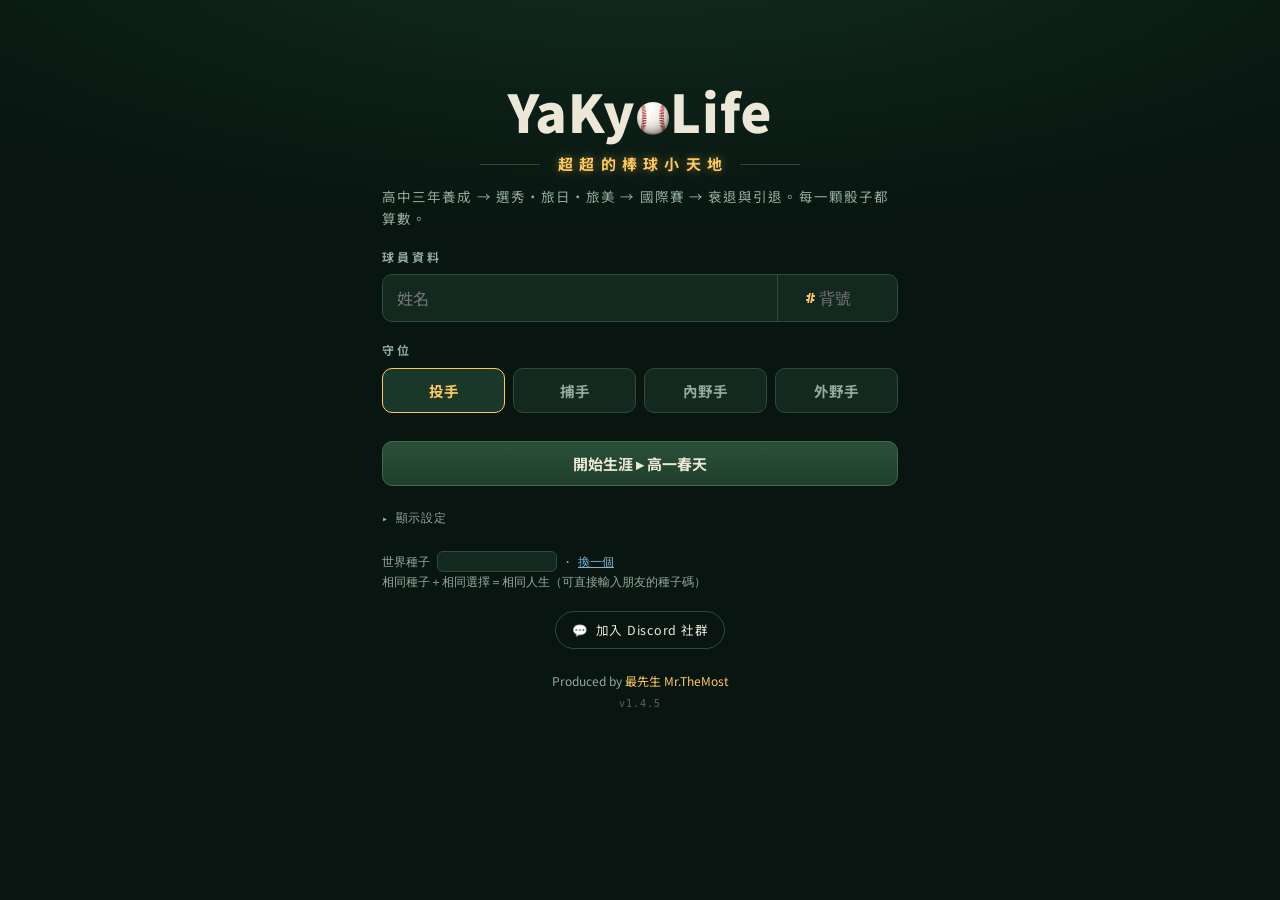
<file: docs/index.html>
<!DOCTYPE html>
<html lang="zh-Hant">
<head>
<meta charset="UTF-8">
<meta name="viewport" content="width=device-width, initial-scale=1.0, maximum-scale=1.0, user-scalable=no, viewport-fit=cover">
<meta name="theme-color" content="#081510">
<meta name="mobile-web-app-capable" content="yes">
<meta name="apple-mobile-web-app-capable" content="yes">
<meta name="apple-mobile-web-app-status-bar-style" content="black-translucent">
<meta name="apple-mobile-web-app-title" content="超超的棒球小天地">
<title>超超的棒球小天地</title>
<meta name="description" content="從高中三大賽到名人堂，一場種子化的台灣棒球員生涯模擬。選秀、旅外、國際賽、傷病、感情、引退——每一個決定都算數。">
<link rel="canonical" href="https://www.yakyolife.com/">
<meta property="og:type" content="website">
<meta property="og:site_name" content="YaKyoLife">
<meta property="og:locale" content="zh_TW">
<meta property="og:url" content="https://www.yakyolife.com/">
<meta property="og:title" content="超超的棒球小天地">
<meta property="og:description" content="從高中三大賽到名人堂，一場種子化的台灣棒球員生涯模擬。選秀、旅外、國際賽、傷病、感情、引退——每一個決定都算數。">
<meta property="og:image" content="https://www.yakyolife.com/og.png">
<meta property="og:image:width" content="1200">
<meta property="og:image:height" content="630">
<meta property="og:image:alt" content="YaKyoLife 超超的棒球小天地">
<meta name="twitter:card" content="summary_large_image">
<meta name="twitter:title" content="YaKyoLife - 超超的棒球小天地">
<meta name="twitter:description" content="從高中三大賽到名人堂，一場種子化的台灣棒球員生涯模擬。選秀、旅外、國際賽、傷病、感情、引退——每一個決定都算數。">
<meta name="twitter:image" content="https://www.yakyolife.com/og.png">
<!-- favicon: bare full-bleed ball (owner request; matches the pre-logo-system tab icon).
     The dark-bg 3c app icon stays on apple-touch-icon and the PWA manifest. -->
<link rel="icon" type="image/png" href="assets/favicon-64.png">
<link rel="apple-touch-icon" href="assets/app-icon-180.png">

<link rel="preconnect" href="https://fonts.googleapis.com">
<link href="https://fonts.googleapis.com/css2?family=DotGothic16&family=IBM+Plex+Mono:wght@500;700&family=Noto+Sans+TC:wght@400;500;700;900&family=Noto+Serif+TC:wght@500;700;900&display=swap" rel="stylesheet">
<link rel="stylesheet" href="css/style.css">
</head>
<body>
<div id="start">
  <div class="wrap">
    <h1 id="logo-tap" class="lockup">
      <img class="wm-img" src="assets/wordmark-cream.png" alt="YaKyoLife" decoding="async">
      <span class="lockup-sub"><i></i><em>超超的棒球小天地</em><i></i></span>
    </h1>
    <p class="sub">高中三年養成 → 選秀・旅日・旅美 → 國際賽 → 衰退與引退。每一顆骰子都算數。</p>
    <div class="field"><label for="in-name">球員資料</label>
      <div class="player-id-input">
        <input id="in-name" maxlength="10" placeholder="姓名" aria-label="球員姓名">
        <div class="jersey-input"><span aria-hidden="true">#</span><input id="in-number" type="text" inputmode="numeric" pattern="[0-9]*" maxlength="2" placeholder="背號" aria-label="背號"></div>
      </div>
    </div>
    <div class="field"><label>守位</label>
      <div class="seg" id="seg-pos">
        <button data-v="P" class="on">投手</button><button data-v="C">捕手</button>
        <button data-v="IF">內野手</button><button data-v="OF">外野手</button>
      </div></div>
    <button class="btn main" style="margin-top:28px" id="btn-start">開始生涯 ▸ 高一春天</button>
    <!-- Display preferences sit apart from the career choices above and are collapsed by
         default: none of them affect the run, and all three are also reachable from the
         in-game menu. Native <details> so keyboard and screen-reader behaviour come free. -->
    <details id="fld-display">
      <summary>顯示設定<span class="sum" id="disp-sum"></span></summary>
      <div id="disp-body">
        <div class="field"><label>佈景主題</label>
          <div class="seg two" id="seg-theme">
            <button data-t="a" class="on">深綠記分板</button><button data-t="b">電子看板</button>
            <button data-t="c">報紙版面</button><button data-t="d">現代儀表板</button>
          </div></div>
        <div class="field" id="fld-big"><label>字級</label>
          <div class="seg" id="seg-big">
            <button data-b="0" class="on">標準</button><button data-b="1">大字</button>
          </div></div>
        <div class="field" id="fld-ui"><label>介面版型</label>
          <div class="seg two" id="seg-ui">
            <button data-u="0" class="on">電腦版</button><button data-u="1">手機版</button>
          </div></div>
      </div>
    </details>
    <p class="seedline">世界種子
      <input id="seed-show" maxlength="24">
      · <a href="#" id="seed-re">換一個</a><br>相同種子＋相同選擇＝相同人生（可直接輸入朋友的種子碼）</p>
    <div id="community"><a href="https://discord.gg/UnDYxFtz4U" target="_blank" rel="noopener noreferrer"><span aria-hidden="true">💬</span>加入 Discord 社群</a></div>
    <footer style="text-align:center;margin-top:22px;color:var(--dim);font-size:12px">Produced by <a href="https://www.threads.com/@mr.themost" target="_blank" rel="noopener" style="color:var(--accent);text-decoration:none">最先生 Mr.TheMost</a></footer>
    <!-- version lives in the quiet bottom info band, mirroring the in-game sidebar's SEED+version group -->
    <div id="ver-badge" style="text-align:center;margin-top:6px;font-size:10px;letter-spacing:1px;color:var(--dim);opacity:.55;font-family:monospace">v1.4.5</div>
  </div>
</div>
<div id="app">
  <aside id="tl-side"><div id="tl-in">
    <div class="tl-brand"><img class="wm-img" src="assets/wordmark-cream.png" alt="YaKyoLife"><span class="sub">棒球人生模擬器</span></div>
    <div id="tl-list"></div>
    <div class="tl-seed">SEED <b id="tl-seed"></b><span class="tl-ver" id="tl-ver"></span></div>
  </div></aside>
  <div id="mid">
    <header id="board" style="display:none">
      <div id="bd-brand"><img class="wm-img" src="assets/wordmark-cream.png" alt="YaKyoLife"><span class="sub">棒球人生模擬器</span></div>
      <div id="bd-top"><div id="bd-name"></div><div id="bd-role"></div><div id="bd-team"></div><span id="bd-tj"></span><button id="btn-menu" title="選單">選單</button></div>
      <div id="bd-grid">
        <div class="bd-cell"><b id="bd-age">16</b><span>年齡</span></div>
        <div class="bd-cell"><b id="bd-year">2026</b><span>年份</span></div>
        <div class="bd-cell"><b id="bd-ovr">30</b><span>綜合</span></div>
        <div class="bd-cell" id="bd-sal-cell" tabindex="0"><b id="bd-sal">0</b><span id="bd-sal-lbl">生涯薪(萬)</span><i class="bd-tip" id="bd-sal-tip"></i></div>
      </div>
      <div id="lamps">
        <span class="lamp" id="lp0"><i></i>季初</span>
        <span class="lamp" id="lp1"><i></i>賽季中</span>
        <span class="lamp" id="lp2"><i></i>季末</span>
      </div>
      <div id="tl-strip"></div>
    </header>
    <main id="log"></main>
  </div>
  <aside id="act-side"><div id="act-in">
    <div id="trait-side"><div class="tt">特質</div><div id="trait-tags"></div></div>
    <button id="act-toggle" style="display:none">⌄ 收合選項</button>
    <footer id="act" style="display:none"></footer>
  </div></aside>
</div>
<div id="modal"><div id="modal-box"></div></div>
<div id="alloc-full"><div id="af-inner"><div class="af-head"><span class="af-title" id="af-title"></span><button class="btn" id="af-close">收起</button></div><div id="af-body"></div></div></div>
<script type="module" src="src/main.js"></script>
</body>
</html>
</file>
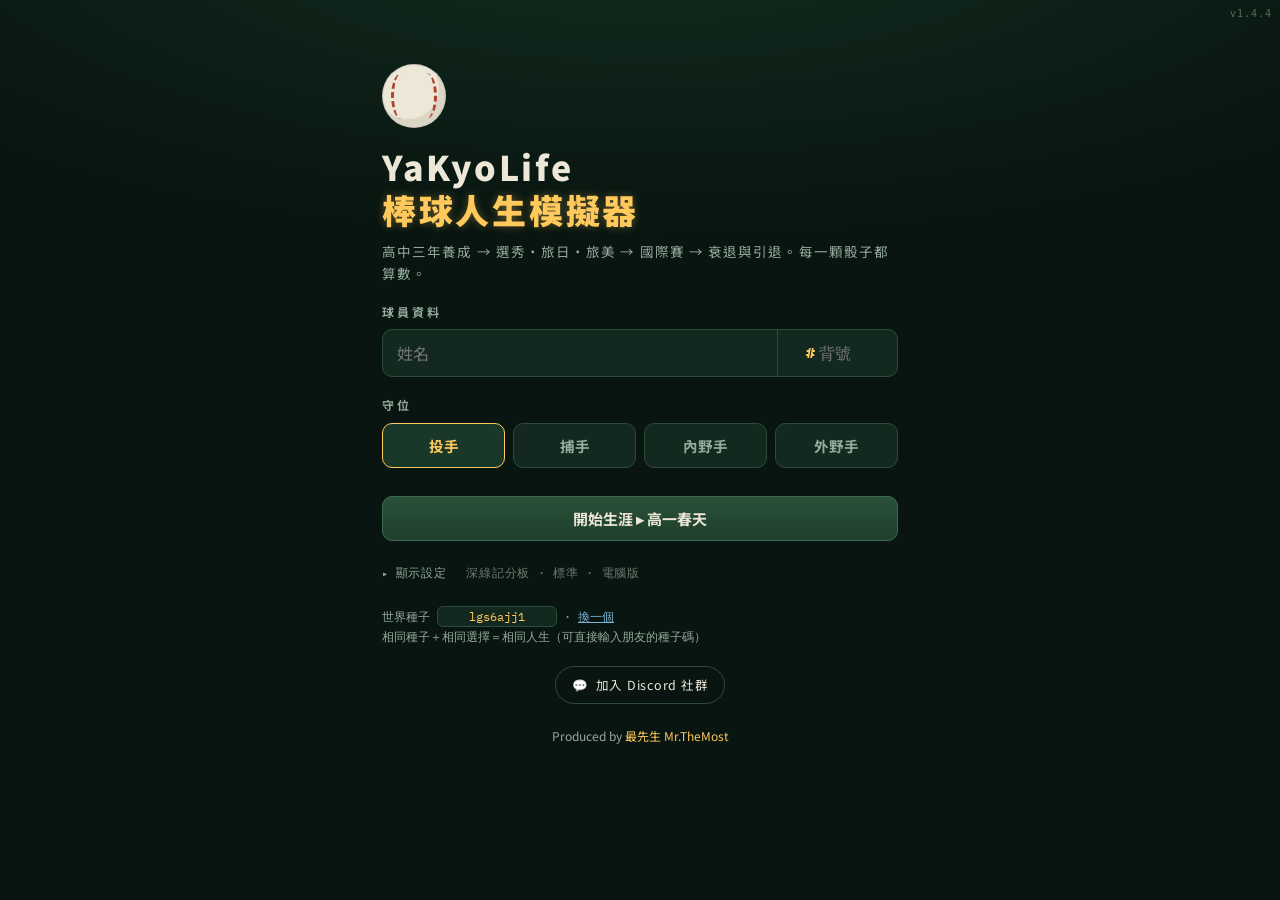
<file: yakyulife-main/index.html>
<!DOCTYPE html>
<html lang="zh-Hant">
<head>
<meta charset="UTF-8">
<meta name="viewport" content="width=device-width, initial-scale=1.0, maximum-scale=1.0, viewport-fit=cover">
<meta name="theme-color" content="#081510">
<meta name="mobile-web-app-capable" content="yes">
<meta name="apple-mobile-web-app-capable" content="yes">
<meta name="apple-mobile-web-app-status-bar-style" content="black-translucent">
<meta name="apple-mobile-web-app-title" content="YaKyoLife - 棒球人生模擬器">
<title>YaKyoLife - 棒球人生模擬器</title>
<meta name="description" content="從高中三大賽到名人堂，一場種子化的台灣棒球員生涯模擬。選秀、旅外、國際賽、傷病、感情、引退——每一個決定都算數。">
<link rel="canonical" href="https://www.yakyolife.com/">
<meta property="og:type" content="website">
<meta property="og:site_name" content="YaKyoLife">
<meta property="og:locale" content="zh_TW">
<meta property="og:url" content="https://www.yakyolife.com/">
<meta property="og:title" content="YaKyoLife - 棒球人生模擬器">
<meta property="og:description" content="從高中三大賽到名人堂，一場種子化的台灣棒球員生涯模擬。選秀、旅外、國際賽、傷病、感情、引退——每一個決定都算數。">
<meta property="og:image" content="https://www.yakyolife.com/og.png">
<meta property="og:image:width" content="1200">
<meta property="og:image:height" content="630">
<meta property="og:image:alt" content="YaKyoLife 棒球人生模擬器">
<meta name="twitter:card" content="summary_large_image">
<meta name="twitter:title" content="YaKyoLife - 棒球人生模擬器">
<meta name="twitter:description" content="從高中三大賽到名人堂，一場種子化的台灣棒球員生涯模擬。選秀、旅外、國際賽、傷病、感情、引退——每一個決定都算數。">
<meta name="twitter:image" content="https://www.yakyolife.com/og.png">
<link rel="icon" href="data:image/svg+xml,%3Csvg xmlns=%22http://www.w3.org/2000/svg%22 viewBox=%220 0 32 32%22%3E%3Ccircle cx=%2216%22 cy=%2216%22 r=%2214%22 fill=%22%23fff%22 stroke=%22%23d0d0d0%22/%3E%3Cpath d=%22M8 6 Q13 16 8 26 M24 6 Q19 16 24 26%22 stroke=%22%23c0392b%22 stroke-width=%221.5%22 fill=%22none%22/%3E%3C/svg%3E">
<link rel="apple-touch-icon" href="[data-uri]">

<link rel="preconnect" href="https://fonts.googleapis.com">
<link href="https://fonts.googleapis.com/css2?family=DotGothic16&family=IBM+Plex+Mono:wght@500;700&family=Noto+Sans+TC:wght@400;500;700;900&family=Noto+Serif+TC:wght@500;700;900&display=swap" rel="stylesheet">
<style>
/* Theme tokens: one set per body[data-theme]; default = a (深綠記分板).
   Values mirror the design prototype (yakyulife-app.dc.html helmet style). */
body{
  --bg:#081510;--panel:#132920;--panel2:#1a382a;--edge:#2b4d3a;--text:#ece7d6;--dim:#93ab9c;
  --accent:#ffc95c;--good:#8fd08f;--bad:#e2695c;--info:#7fb3d5;--gold:#ffc95c;--r:10px;
  --sans:'Noto Sans TC',-apple-system,'PingFang TC','Microsoft JhengHei',sans-serif;
  --head:'Noto Sans TC',sans-serif;
  --mono:'IBM Plex Mono',ui-monospace,Menlo,monospace;
  --disp:'IBM Plex Mono',monospace;
  --glow:0 0 8px rgba(255,201,92,.35);
  --btnbg:linear-gradient(#2a5038,#1f3f2c);--btnedge:#3c6a4c;--btntx:#ece7d6;
  --bgfx:radial-gradient(ellipse 120% 60% at 50% -10%,rgba(29,70,48,.5) 0%,transparent 60%);
  --shadow:rgba(0,0,0,.35);
  /* legacy aliases: older inline templates still reference these */
  --chalk:var(--text);--amber:var(--accent);--blue:var(--info);--clay:var(--accent);
}
body[data-theme='b']{--bg:#07090c;--panel:#0c1014;--panel2:#10161c;--edge:#232c36;--text:#d8dde2;--dim:#5c6873;
  --accent:#ffb32e;--good:#49b675;--bad:#e2695c;--info:#3a7bd5;--gold:#ffb32e;--r:4px;
  --head:'DotGothic16',monospace;--disp:'DotGothic16',monospace;
  --glow:0 0 10px rgba(255,179,46,.6);--btnbg:#132018;--btnedge:#49b675;--btntx:#d8dde2;--bgfx:none;--shadow:rgba(0,0,0,.5)}
body[data-theme='c']{--bg:#f4efe1;--panel:#faf6ea;--panel2:#ece5d2;--edge:#1e1c18;--text:#1e1c18;--dim:#6f6857;
  --accent:#b3402f;--good:#2f6b3a;--bad:#b3402f;--info:#35506b;--gold:#b3402f;--r:0px;
  --head:'Noto Serif TC',serif;--disp:'Noto Serif TC',serif;
  --glow:none;--btnbg:#1e1c18;--btnedge:#1e1c18;--btntx:#f4efe1;--bgfx:none;--shadow:rgba(30,28,24,.12)}
body[data-theme='d']{--bg:#f6f7f6;--panel:#ffffff;--panel2:#f2f4f2;--edge:#e2e6e3;--text:#1a201c;--dim:#7a857e;
  --accent:#0f7b4d;--good:#0f7b4d;--bad:#c0392b;--info:#4a76a8;--gold:#b8862d;--r:12px;
  --glow:none;--btnbg:#0f7b4d;--btnedge:#0f7b4d;--btntx:#ffffff;--bgfx:none;--shadow:rgba(26,32,28,.1)}
/* touch-action:manipulation keeps pan + pinch but kills double-tap zoom (tap-heavy game) */
*{box-sizing:border-box;margin:0;padding:0;-webkit-tap-highlight-color:transparent;touch-action:manipulation}
html,body{height:100%;overscroll-behavior-y:none}
body{background:var(--bg);color:var(--text);font-family:var(--sans);font-size:15px;line-height:1.6}
/* stadium glow lives on a fixed pseudo-element: body is only 100vh tall, so a
   body background-image would tile once per viewport and show a seam on scroll */
body::before{content:'';position:fixed;inset:0;z-index:-1;background:var(--bgfx);pointer-events:none}
a{color:var(--info)}
/* ---------- 版型骨架:手機單欄(預設) / 桌面三欄(>920px) ---------- */
#app{display:flex;flex-direction:column;min-height:100vh;min-height:100dvh}
#mid{flex:1;display:flex;flex-direction:column;min-width:0}
#tl-side{display:none;background:var(--panel);border-right:1px solid var(--edge)}
/* ---------- 記分板 ---------- */
#board{position:sticky;top:0;z-index:20;background:var(--panel);
  border-bottom:2px solid var(--edge);padding:10px 14px 8px;box-shadow:0 6px 18px var(--shadow);
  padding-top:calc(10px + env(safe-area-inset-top,0px))}
#bd-top{display:grid;grid-template-columns:auto minmax(0,1fr) auto;grid-template-areas:'name role menu' 'team team menu';
  align-items:center;column-gap:6px;row-gap:3px}
#bd-name{grid-area:name;min-width:0;font-family:var(--head);font-weight:900;font-size:17px;line-height:1.3;
  letter-spacing:.05em;white-space:nowrap;overflow:hidden;text-overflow:ellipsis;align-self:baseline}
#bd-name small{color:var(--accent);font-weight:700;font-size:12px;line-height:1.3;margin-left:5px;font-family:var(--sans);letter-spacing:0}
#bd-role{grid-area:role;min-width:0;color:var(--dim);font-weight:500;font-size:12px;line-height:1.3;font-family:var(--sans);align-self:baseline;
  white-space:nowrap;overflow:hidden;text-overflow:ellipsis}
#bd-team{grid-area:team;justify-self:start;color:var(--accent);font-size:12.5px;font-weight:700;letter-spacing:.06em;white-space:nowrap}
#bd-tj{display:none}
#btn-menu{grid-area:menu;align-self:center}
#bd-grid{display:grid;grid-template-columns:repeat(4,1fr);gap:6px;margin-top:8px}
.bd-cell{position:relative;background:var(--panel2);border:1px solid var(--edge);border-radius:var(--r);padding:4px 6px 3px;text-align:center}
.bd-cell b{display:block;font-family:var(--disp);font-size:17px;font-weight:700;color:var(--accent);
  text-shadow:var(--glow);line-height:1.2}
.bd-cell span{font-size:10px;color:var(--dim);letter-spacing:.15em}
/* 記分板維持緊湊的萬／億縮寫；完整精確金額顯示在點擊提示與引退結算。 */
#bd-sal,#bd-sal-lbl{white-space:nowrap}
#bd-sal-cell{cursor:pointer;outline:none}
.bd-tip{position:absolute;top:calc(100% + 6px);right:0;z-index:3;white-space:nowrap;
  font-style:normal;font-family:var(--mono);font-size:12px;font-weight:400;letter-spacing:0;
  color:var(--text);background:var(--panel2);border:1px solid var(--edge);
  border-radius:min(var(--r),6px);padding:4px 8px;box-shadow:0 4px 12px var(--shadow);
  opacity:0;pointer-events:none;transition:opacity .15s}
/* gate hover so a touch tap does not latch :hover and leave the tip stuck open */
@media (hover:hover){ #bd-sal-cell:hover .bd-tip{opacity:1} }
#bd-sal-cell.show .bd-tip,#bd-sal-cell:focus-visible .bd-tip{opacity:1}
#lamps{display:flex;gap:14px;justify-content:center;margin-top:7px}
.lamp{display:flex;align-items:center;gap:5px;font-size:10.5px;color:var(--dim);letter-spacing:.12em}
.lamp i{width:9px;height:9px;border-radius:50%;background:var(--panel2);border:1px solid var(--edge);display:inline-block}
.lamp.on{color:var(--text);font-weight:700} .lamp.on i{background:var(--accent);box-shadow:var(--glow);border-color:var(--accent)}
/* ---------- 生涯時間軸:手機橫向膠囊列 ---------- */
#tl-strip{display:flex;gap:8px;overflow-x:auto;margin-top:10px;padding-bottom:2px;-webkit-overflow-scrolling:touch}
#tl-strip:empty{display:none}
.tl-chip{font-family:var(--mono);font-size:11px;color:var(--dim);border:1px solid var(--edge);border-radius:999px;
  padding:3px 10px;white-space:nowrap;flex:none;cursor:pointer}
.tl-chip.now{color:var(--accent);border-color:var(--accent);font-weight:700}
/* ---------- 生涯時間軸:桌面側欄 ---------- */
#tl-in{display:flex;flex-direction:column;gap:18px;padding:22px 16px 22px 22px}
.tl-brand{display:flex;align-items:center;gap:10px}
.tl-brand .stitch{flex:none}
.tl-brand b{font-family:var(--head);font-weight:900;font-size:16px;letter-spacing:.06em;display:block;line-height:1.3}
.tl-brand span.sub{font-size:10px;color:var(--dim);letter-spacing:.2em;display:block}
/* no flex-grow: the list hugs its content so the spine line grows with the career;
   long careers scroll inside the list so the brand header and SEED footer stay fixed */
#tl-list{flex:0 1 auto;min-height:40px;overflow-y:auto}
/* the spine lives on the inner wrapper so it spans the full scrollable content */
#tl-wrap{position:relative;padding-left:16px}
#tl-wrap::before{content:'';position:absolute;left:7px;top:6px;bottom:6px;width:2px;background:var(--edge)}
.tlg{margin-bottom:16px}
.tlg-h{font-family:var(--head);font-size:10px;letter-spacing:.3em;color:var(--dim);font-weight:700;margin-bottom:9px;padding-left:8px}
.tl-item{display:flex;align-items:center;gap:10px;margin-bottom:9px;cursor:pointer}
.tl-item .dot{width:10px;height:10px;border-radius:50%;background:var(--panel2);border:2px solid var(--edge);flex:none;margin-left:-13px}
.tl-item.now .dot{width:16px;height:16px;background:var(--accent);border:3px solid var(--panel);box-shadow:0 0 12px var(--accent);margin-left:-16px}
.tl-item .t{font-family:var(--mono);font-size:12px;color:var(--dim);line-height:1.45}
.tl-item.now .t{color:var(--accent);font-weight:700;font-size:13px}
.tl-item .t b{color:var(--accent);font-weight:700}
.tl-item.gone{cursor:default;opacity:.55}
.tl-seed{font-family:var(--mono);font-size:11px;color:var(--dim);margin-top:auto} /* keeps the SEED footer at the column bottom now that the list no longer grows */
.tl-seed b{color:var(--accent)}
.tl-ver{display:block;font-size:10px;opacity:.7;letter-spacing:.05em;margin-top:2px}
/* ---------- 主紀錄 ---------- */
#log{flex:1;padding:14px 14px 20px;display:flex;flex-direction:column;gap:10px}
.yr-block{display:flex;flex-direction:column;gap:10px}
.yr-body{display:flex;flex-direction:column;gap:10px}
.card{background:var(--panel);border:1px solid var(--edge);border-radius:var(--r);padding:12px 14px;
  animation:pop .25s ease;overflow-wrap:anywhere;overflow-x:auto}
@keyframes pop{from{opacity:0;transform:translateY(8px)}to{opacity:1;transform:none}}
.card h4{font-family:var(--head);font-size:12px;letter-spacing:.2em;color:var(--dim);font-weight:700;margin-bottom:6px;
  display:flex;align-items:center;gap:7px}
.card h4::before{content:'■';font-size:9px;line-height:1;flex:none}
.card.gold{border:1.5px solid var(--gold)}
.card.gold h4{color:var(--gold);text-shadow:var(--glow)}
.card.bad h4{color:var(--bad)} .card.good h4{color:var(--good)} .card.info h4{color:var(--info)}
.card p{font-size:14px} .card p+p{margin-top:4px}
.tag{display:inline-block;font-family:var(--mono);font-size:12px;padding:0 6px;border-radius:min(var(--r),4px);
  background:var(--panel2);border:1px solid var(--edge);color:var(--accent);margin:0 2px}
.up{color:var(--good);font-weight:700}.dn{color:var(--bad);font-weight:700}.hl{color:var(--accent);font-weight:700}
.statline{font-family:var(--mono);font-size:12.5px;color:var(--text);background:var(--panel2);border:1px dashed var(--edge);
  border-radius:min(var(--r),6px);padding:6px 10px;margin-top:6px;line-height:1.7}
table.fin,table.st{width:100%;border-collapse:collapse;font-family:var(--mono);font-size:12px;margin-top:6px}
table.fin th,table.fin td,table.st th,table.st td{border-bottom:1px solid var(--edge);padding:4px 4px;text-align:right;white-space:nowrap}
table.fin th,table.st th{color:var(--dim);font-weight:500;letter-spacing:.05em}
table.fin td:first-child,table.fin th:first-child,table.st td:first-child,table.st th:first-child{text-align:left}
.divider{text-align:center;color:var(--dim);font-size:11px;letter-spacing:.4em;padding:6px 0 0}
.divider::before,.divider::after{content:'———'}
.yr-head{text-align:center;color:var(--dim);font-size:11px;letter-spacing:.3em;padding:8px 0 0;cursor:pointer;user-select:none}
.yr-head:hover{color:var(--accent)}
.yr-block.collapsed .yr-body{display:none}
.yr-block.collapsed .yr-head::after{content:' ▸'}
.yr-block:not(.collapsed) .yr-head.has-body::after{content:' ▾'}
/* ---------- 操作區 ---------- */
#act-side{position:sticky;bottom:0;z-index:20;background:var(--panel);border-top:2px solid var(--edge);
  box-shadow:0 -8px 24px var(--shadow);max-height:52vh;overflow-y:auto;-webkit-overflow-scrolling:touch}
/* point-allocation UI: expand to show every ability row; tiny screens still scroll */
#act-side.alloc{max-height:calc(100vh - 48px);max-height:calc(100dvh - 48px)}
#act-in{display:flex;flex-direction:column}
#act-toggle{display:none;margin:8px auto 0;background:none;border:1px solid var(--edge);color:var(--dim);
  font-size:11px;font-family:var(--sans);padding:3px 14px;border-radius:999px;cursor:pointer;flex:none}
#act-toggle:hover{color:var(--accent);border-color:var(--accent)}
#act{padding:10px 14px calc(12px + env(safe-area-inset-bottom))}
#act .title{font-family:var(--head);font-size:12px;letter-spacing:.2em;color:var(--dim);margin-bottom:8px;font-weight:700}
#act.collapsed{display:none!important}
.btn{display:block;width:100%;background:var(--panel2);border:1px solid var(--edge);color:var(--text);
  font-family:var(--sans);font-size:15px;font-weight:700;border-radius:var(--r);padding:11px 14px;margin-top:8px;
  cursor:pointer;text-align:left;transition:.15s}
.btn:active{transform:scale(.98)} .btn:hover{border-color:var(--accent)}
.btn small{display:block;font-weight:400;font-size:12px;color:var(--dim);margin-top:2px}
.btn.main{background:var(--btnbg);border-color:var(--btnedge);color:var(--btntx);text-align:center}
.btn.main small{color:inherit;opacity:.8}
.btn.warn{border-color:color-mix(in srgb,var(--bad) 40%,transparent)}
#act .row2{display:flex;gap:8px}#act .row2 .btn{flex:1;text-align:center}
/* trait side panel: desktop top-right list of unlocked hidden traits (hidden on mobile; settlement unchanged) */
#trait-side{display:none}
#trait-side.empty{display:none!important}
#trait-side .tt{font-family:var(--head);font-size:12px;letter-spacing:.2em;color:var(--dim);font-weight:700;margin-bottom:8px}
#trait-tags{display:flex;flex-direction:column;gap:6px}
#trait-tags .trow{display:flex;align-items:center;gap:8px;min-width:0}
#trait-tags .trow .tag{flex:none}
#trait-tags .trow .td{flex:1;min-width:0;font-size:11px;color:var(--dim);white-space:nowrap;overflow:hidden;text-overflow:ellipsis}
/* 骰子與加點 */
/* single row always: dice shrink evenly (44px cap) when the container is narrow */
#dice{display:flex;align-items:flex-start;gap:8px;flex-wrap:nowrap;margin-bottom:10px}
/* dice as baseballs: light ball face + dashed stitch ring (per-theme tint), depth per theme */
.die{flex:1 1 0;max-width:44px;min-width:0;aspect-ratio:1;height:auto;border-radius:var(--r);background:#ece7d6;border:2px solid rgba(0,0,0,.16);
  color:#13291c;font-family:var(--disp);font-size:22px;font-weight:700;line-height:1; /* inherited 1.6 would floor the auto height above the aspect-ratio square */
  display:flex;align-items:center;justify-content:center;transition:.15s;position:relative;
  --stitch:rgba(179,64,47,.5);
  background-image:linear-gradient(rgba(255,255,255,.25),rgba(0,0,0,.08));
  box-shadow:inset 0 -3px 0 rgba(0,0,0,.18)}
.die::after{content:'';position:absolute;inset:4px;border-radius:calc(var(--r)*.6);
  border:1.5px dashed var(--stitch);pointer-events:none}
.die.active{border-color:var(--accent);
  box-shadow:inset 0 -3px 0 rgba(0,0,0,.18),0 0 10px color-mix(in srgb,var(--accent) 60%,transparent)}
.die.used{opacity:.25;transform:scale(.9)}
.die.six{color:#b3402f}
body[data-theme='b'] .die{background:var(--panel2);background-image:none;color:var(--text);border-color:var(--edge);
  --stitch:rgba(226,105,92,.45);box-shadow:inset 0 0 8px rgba(0,0,0,.6)}
body[data-theme='b'] .die.active{border-color:var(--accent);color:var(--accent);
  box-shadow:inset 0 0 8px rgba(0,0,0,.6),0 0 12px color-mix(in srgb,var(--accent) 70%,transparent)}
body[data-theme='b'] .die.six{color:var(--bad)}
body[data-theme='c'] .die{background:#faf6ea;background-image:none;color:#1e1c18;border-color:#1e1c18;
  --stitch:rgba(179,64,47,.6);box-shadow:2.5px 2.5px 0 var(--edge)}
body[data-theme='c'] .die.active{border-color:var(--accent);box-shadow:2.5px 2.5px 0 var(--accent)}
body[data-theme='d'] .die{background:#ffffff;background-image:none;color:var(--text);border-color:var(--edge);
  --stitch:rgba(192,57,43,.45);box-shadow:0 2px 6px rgba(26,32,28,.18),inset 0 -2px 0 rgba(0,0,0,.05)}
body[data-theme='d'] .die.active{border-color:var(--accent);box-shadow:0 3px 10px color-mix(in srgb,var(--accent) 40%,transparent),inset 0 -2px 0 rgba(0,0,0,.05)}
@keyframes diceroll{0%{transform:translateY(-5px) rotate(-7deg)}50%{transform:translateY(2px) rotate(5deg)}100%{transform:none}}
.die.rolling{animation:diceroll .14s linear infinite}
@keyframes sixflash{0%,100%{box-shadow:none}45%{box-shadow:0 0 16px var(--bad),0 0 4px var(--bad)}}
.die.flash6{animation:sixflash .6s ease}
.pool{font-family:var(--mono);font-size:14px;color:var(--accent);font-weight:700;text-shadow:var(--glow);margin-bottom:10px}
.abrow{display:flex;align-items:center;gap:8px;background:var(--panel2);border:1px solid var(--edge);
  border-radius:var(--r);padding:8px 10px;margin-top:6px;cursor:pointer;user-select:none}
.abrow:active{border-color:var(--accent)}
.abrow .nm{width:74px;font-size:13.5px;font-weight:700;flex:none}
.abrow .bar{flex:1;height:8px;background:var(--bg);border-radius:4px}
.abrow .bar i{display:block;height:100%;background:var(--accent);border-radius:4px;transition:.2s}
.abrow .val{font-family:var(--mono);width:62px;text-align:right;font-size:14px;flex:none}
.abrow .val b{color:var(--good)}
.abrow.capped{opacity:.45}
.bar{position:relative}
.bar em{position:absolute;top:-2px;bottom:-2px;width:2px;background:var(--accent);opacity:.5;border-radius:1px}
/* ---------- 開場 ---------- */
#start{position:fixed;inset:0;z-index:50;background:var(--bg);background-image:var(--bgfx);overflow-y:auto}
#start .wrap{max-width:560px;margin:0 auto;padding:44px 22px 60px;
  padding-top:calc(44px + env(safe-area-inset-top,0px))}
#start h1{font-family:var(--head);font-size:34px;font-weight:900;letter-spacing:.08em;line-height:1.25;margin-top:18px}
#start h1 em{font-style:normal;color:var(--accent);text-shadow:var(--glow)}
#start .sub{color:var(--dim);margin:10px 0 8px;font-size:13.5px;letter-spacing:.08em}
.field{margin-top:18px}
.field label{display:block;font-size:12px;letter-spacing:.25em;color:var(--dim);font-weight:700;margin-bottom:8px}
.field input{width:100%;background:var(--panel);border:1px solid var(--edge);border-radius:var(--r);color:var(--text);
  font-family:var(--sans);font-size:16px;padding:11px 14px;outline:none}
.field input:focus{border-color:var(--accent)}
.player-id-input{display:grid;grid-template-columns:minmax(0,1fr) clamp(100px,25%,120px);align-items:stretch;
  background:var(--panel);border:1px solid var(--edge);border-radius:var(--r);overflow:hidden;transition:border-color .15s}
.player-id-input:focus-within{border-color:var(--accent)}
.player-id-input input{min-width:0;background:transparent;border:0;border-radius:0}
.player-id-input input:focus{border-color:transparent}
.jersey-input{display:flex;align-items:center;justify-content:center;gap:4px;border-left:1px solid var(--edge)}
.jersey-input span{color:var(--accent);font-family:var(--mono);font-size:15px;font-weight:700}
.player-id-input .jersey-input input{width:5ch;padding:11px 0;text-align:left;font-family:var(--mono)}
.seg{display:grid;grid-template-columns:repeat(4,1fr);gap:8px}
.seg.two{grid-template-columns:repeat(2,1fr)}
.seg button{background:var(--panel);border:1px solid var(--edge);border-radius:var(--r);color:var(--dim);
  font-family:var(--sans);font-size:14.5px;font-weight:700;padding:11px 4px;cursor:pointer}
.seg button.on{background:var(--panel2);color:var(--accent);border-color:var(--accent)}
#fld-ui{display:none} /* desktop-width only; shown via the media query below */
/* display settings: a quiet text line at the seed line's visual weight, not a panel */
#fld-display{margin-top:20px}
#fld-display>summary{list-style:none;cursor:pointer;display:flex;align-items:baseline;gap:7px;
  font-family:var(--mono);font-size:12px;letter-spacing:.06em;color:var(--dim);padding:2px 0}
#fld-display>summary::-webkit-details-marker{display:none}
#fld-display>summary::before{content:'▸';font-size:10px;display:inline-block;transition:transform .15s;flex:none}
#fld-display[open]>summary::before{transform:rotate(90deg)}
#fld-display>summary:hover{color:var(--accent)}
#fld-display>summary .sum{opacity:.7;overflow:hidden;text-overflow:ellipsis;white-space:nowrap}
#disp-body{padding-top:2px}

#disp-body .field:first-child{margin-top:10px}
.seedline{font-family:var(--mono);font-size:12px;color:var(--dim);margin-top:22px}
/* community link: a pill in the quiet bottom band, deliberately lighter than 開始生涯 so it
   does not compete with the primary action, but with a real outline so it reads as tappable */
#community{text-align:center;margin-top:20px}
#community a{display:inline-flex;align-items:center;gap:7px;
  border:1px solid var(--edge);border-radius:999px;padding:8px 16px;
  color:var(--text);text-decoration:none;font-size:12.5px;letter-spacing:.06em;transition:.15s}
#community a:hover,#community a:focus-visible{color:var(--accent);border-color:var(--accent)}
.seedline b{color:var(--accent)}
#seed-show{width:120px;background:var(--panel);color:var(--accent);border:1px solid var(--edge);
  border-radius:min(var(--r),6px);padding:2px 6px;font-family:inherit;font-size:12px;text-align:center}
.stitch{width:64px;height:64px;border-radius:50%;background:#ece7d6;position:relative;
  box-shadow:inset -6px -8px 0 rgba(0,0,0,.08);border:1px solid rgba(0,0,0,.15)}
.stitch::before,.stitch::after{content:'';position:absolute;top:8px;bottom:8px;width:18px;
  border:3px dashed #b3402f;border-top:none;border-bottom:none}
.stitch::before{left:8px;border-right:none;border-radius:50% 0 0 50%}
.stitch::after{right:8px;border-left:none;border-radius:0 50% 50% 0}
.stitch.small{width:28px;height:28px;box-shadow:inset -3px -4px 0 rgba(0,0,0,.1)}
.stitch.small::before,.stitch.small::after{top:4px;bottom:4px;width:8px;border-width:2px}
/* theme b: 8-bit pixel baseball logo */
body[data-theme='b'] .stitch{background:url("data:image/svg+xml,%3Csvg xmlns='http://www.w3.org/2000/svg' viewBox='0 0 16 16'%3E%3Cpath fill='%23232c36' d='M6 0h4v1h-4zM4 1h2v1h-2zM10 1h2v1h-2zM3 2h1v1h-1zM12 2h1v1h-1zM2 3h1v1h-1zM13 3h1v1h-1zM1 4h1v1h-1zM14 4h1v1h-1zM1 5h1v1h-1zM14 5h1v1h-1zM0 6h1v1h-1zM15 6h1v1h-1zM0 7h1v1h-1zM15 7h1v1h-1zM0 8h1v1h-1zM15 8h1v1h-1zM0 9h1v1h-1zM15 9h1v1h-1zM1 10h1v1h-1zM14 10h1v1h-1zM1 11h1v1h-1zM14 11h1v1h-1zM2 12h1v1h-1zM13 12h1v1h-1zM3 13h1v1h-1zM12 13h1v1h-1zM4 14h2v1h-2zM10 14h2v1h-2zM6 15h4v1h-4z'/%3E%3Cpath fill='%23d8dde2' d='M6 1h4v1h-4zM4 2h8v1h-8zM3 3h1v1h-1zM5 3h6v1h-6zM12 3h1v1h-1zM2 4h1v1h-1zM4 4h8v1h-8zM13 4h1v1h-1zM2 5h1v1h-1zM4 5h8v1h-8zM13 5h1v1h-1zM1 6h1v1h-1zM3 6h10v1h-10zM14 6h1v1h-1zM1 7h1v1h-1zM3 7h10v1h-10zM14 7h1v1h-1zM1 8h1v1h-1zM3 8h10v1h-10zM14 8h1v1h-1zM1 9h1v1h-1zM3 9h10v1h-10zM14 9h1v1h-1zM2 10h1v1h-1zM4 10h8v1h-8zM13 10h1v1h-1zM2 11h1v1h-1zM4 11h8v1h-8zM13 11h1v1h-1zM3 12h1v1h-1zM5 12h6v1h-6zM12 12h1v1h-1zM4 13h8v1h-8zM6 14h4v1h-4z'/%3E%3Cpath fill='%23e2695c' d='M4 3h1v1h-1zM11 3h1v1h-1zM3 4h1v1h-1zM12 4h1v1h-1zM3 5h1v1h-1zM12 5h1v1h-1zM2 6h1v1h-1zM13 6h1v1h-1zM2 7h1v1h-1zM13 7h1v1h-1zM2 8h1v1h-1zM13 8h1v1h-1zM2 9h1v1h-1zM13 9h1v1h-1zM3 10h1v1h-1zM12 10h1v1h-1zM3 11h1v1h-1zM12 11h1v1h-1zM4 12h1v1h-1zM11 12h1v1h-1z'/%3E%3C/svg%3E") center/contain no-repeat;border:none;border-radius:0;box-shadow:none}
body[data-theme='b'] .stitch::before,body[data-theme='b'] .stitch::after{content:none}
#btn-menu{background:var(--panel2);border:1px solid var(--edge);color:var(--text);border-radius:min(var(--r),8px);
 font-family:var(--sans);font-size:14px;font-weight:700;line-height:1;padding:9px 15px;margin-left:8px;
 cursor:pointer;flex:none;white-space:nowrap}
#btn-menu:hover{color:var(--accent);border-color:var(--accent)}
/* ---------- 主題化對話框(取代原生 confirm) ---------- */
#modal{position:fixed;inset:0;z-index:60;background:rgba(0,0,0,.55);display:none;align-items:center;justify-content:center;padding:22px}
#modal.show{display:flex}
#modal-box{background:var(--panel);border:1.5px solid var(--edge);border-radius:var(--r);padding:18px 18px 14px;
  max-width:340px;width:100%;box-shadow:0 18px 50px var(--shadow);animation:pop .2s ease}
#modal-box h3{font-family:var(--head);font-size:13px;letter-spacing:.25em;color:var(--dim);font-weight:700;margin-bottom:4px}
#modal-box p{font-size:14px;margin:6px 0 4px}
/* ================= 大字模式（設定：字級） =================
   Additive only: none of the base declarations above are edited, so syncing with
   upstream stays conflict-free. Card body text comes from body{font-size:15px} by
   inheritance, so it is scaled through .card rather than .card p, which the card()
   builder rarely emits. body itself is never scaled, and that is what keeps the dice
   and every other inheritor at their original size. .bd-cell and .die are excluded
   on purpose: the scoreboard grid sits at min-content with roughly zero slack at
   320px, so enlarging it would overflow the header. */
body.big-text .card{font-size:21.8px;line-height:1.7}
body.big-text .card h4{font-size:17.4px}
body.big-text .card p{font-size:20.3px}
body.big-text .tag{font-size:17.4px}
body.big-text .statline{font-size:18.1px}
body.big-text .yr-head{font-size:16px}
body.big-text .btn{font-size:21.8px}
body.big-text .btn small{font-size:17.4px}
body.big-text #act .title{font-size:17.4px}
body.big-text .pool{font-size:20.3px}
body.big-text .abrow{padding:10px}
body.big-text .abrow .nm{font-size:19.6px;width:107px}
body.big-text .abrow .val{font-size:20.3px;width:90px}
body.big-text #modal-box p{font-size:20.3px}
/* full-screen allocation, mobile layout only, opened from the bottom panel.
   The backdrop is viewport-anchored but the panel inside it has to track the mobile-UI
   content column: at >=921px with the mobile layout forced on, #app is a 560px centred
   box, so an inset:0 panel would spill across the whole desktop window. Same split as
   #modal / #modal-box. The cap lives in that media query beside body.mobile-ui #app,
   because below 921px #app is uncapped and a hardcoded 560 would mismatch there. */
#alloc-full{position:fixed;inset:0;z-index:70;background:rgba(0,0,0,.55);
  display:none;justify-content:center;align-items:stretch}
#alloc-full.show{display:flex}
#af-inner{width:100%;display:flex;flex-direction:column;overflow-y:auto;-webkit-overflow-scrolling:touch;
  background:var(--bg);background-image:var(--bgfx);
  padding:calc(12px + env(safe-area-inset-top,0px)) 14px calc(14px + env(safe-area-inset-bottom,0px))}
#alloc-full .af-head{display:flex;align-items:center;justify-content:space-between;gap:10px;margin-bottom:12px;flex:none}
#alloc-full .af-title{font-family:var(--head);font-size:12px;letter-spacing:.2em;color:var(--dim);font-weight:700}
body.big-text #alloc-full .af-title{font-size:17.4px}
#af-close{width:auto;margin:0;padding:8px 14px;flex:none}
@media (prefers-reduced-motion:reduce){*{animation:none!important;transition:none!important}}
/* ---------- 桌面三欄(>920px) ---------- */
@media(min-width:921px){
  /* body.mobile-ui opts out of the desktop layout (user toggle in the menu) */
  /* right column widens on large screens so 7 dice (max roll) fit at full size */
  body:not(.mobile-ui) #app{display:grid;grid-template-columns:250px minmax(0,1fr) clamp(340px,31vw,400px);align-items:stretch;
    max-width:1360px;margin:0 auto;border-left:1px solid var(--edge);border-right:1px solid var(--edge)}
  body:not(.mobile-ui) #tl-side{display:block}
  body:not(.mobile-ui) #tl-in{position:sticky;top:0;height:100vh;height:100dvh;overflow:hidden}
  body:not(.mobile-ui) #tl-strip{display:none}
  body:not(.mobile-ui) #board{padding:14px 26px 12px;padding-top:calc(14px + env(safe-area-inset-top,0px))}
  body:not(.mobile-ui) #bd-top{display:flex;align-items:baseline;gap:8px}
  body:not(.mobile-ui) #bd-role{white-space:nowrap}
  body:not(.mobile-ui) #bd-team{margin-left:auto}
  body:not(.mobile-ui) .bd-cell b{font-size:19px}
  body:not(.mobile-ui) #log{padding:18px 26px 26px}
  /* the right column is a viewport-pinned full-height flex column (like the left
     timeline column): traits stay at the top, actions stick to the bottom so the
     gaze stays on the lower band (newest log + dice + choices), and neither
     scrolls away with the body */
  body:not(.mobile-ui) #act-side{position:static;max-height:none;overflow:visible;border-top:none;border-left:1px solid var(--edge);box-shadow:none}
  body:not(.mobile-ui) #trait-side{display:block;padding:14px 14px 10px;max-height:42vh;overflow-y:auto;flex:0 3 auto;min-height:0}
  body:not(.mobile-ui) #act-in{position:sticky;top:0;height:100vh;height:100dvh;overflow:hidden;padding:12px 6px 16px}
  body:not(.mobile-ui) #act-toggle{display:none!important}
  body:not(.mobile-ui) #act.collapsed{display:block!important}
  body:not(.mobile-ui) #act{padding:8px 14px 16px;margin-top:auto;overflow-y:auto;min-height:0}
  body:not(.mobile-ui) #start .wrap{padding-top:64px}
  body.mobile-ui #app{max-width:560px;margin:0 auto}
  /* keep the allocation panel on the same column as #app above; these two must match */
  body.mobile-ui #af-inner{max-width:560px}
  #fld-ui{display:block} /* unguarded: visible in both layouts so it can switch back */
}
</style>
</head>
<body>
<div id="start">
  <div class="wrap">
    <div class="stitch"></div>
    <h1 id="logo-tap">YaKyoLife<br><em>棒球人生模擬器</em></h1>
    <div id="ver-badge" style="position:fixed;top:6px;right:8px;font-size:10px;letter-spacing:1px;color:var(--dim);opacity:.55;font-family:monospace;z-index:50;pointer-events:none">v1.4.4</div>
    <p class="sub">高中三年養成 → 選秀・旅日・旅美 → 國際賽 → 衰退與引退。每一顆骰子都算數。</p>
    <div class="field"><label for="in-name">球員資料</label>
      <div class="player-id-input">
        <input id="in-name" maxlength="10" placeholder="姓名" aria-label="球員姓名">
        <div class="jersey-input"><span aria-hidden="true">#</span><input id="in-number" type="text" inputmode="numeric" pattern="[0-9]*" maxlength="2" placeholder="背號" aria-label="背號"></div>
      </div>
    </div>
    <div class="field"><label>守位</label>
      <div class="seg" id="seg-pos">
        <button data-v="P" class="on">投手</button><button data-v="C">捕手</button>
        <button data-v="IF">內野手</button><button data-v="OF">外野手</button>
      </div></div>
    <button class="btn main" style="margin-top:28px" id="btn-start">開始生涯 ▸ 高一春天</button>
    <!-- Display preferences sit apart from the career choices above and are collapsed by
         default: none of them affect the run, and all three are also reachable from the
         in-game menu. Native <details> so keyboard and screen-reader behaviour come free. -->
    <details id="fld-display">
      <summary>顯示設定<span class="sum" id="disp-sum"></span></summary>
      <div id="disp-body">
        <div class="field"><label>佈景主題</label>
          <div class="seg two" id="seg-theme">
            <button data-t="a" class="on">深綠記分板</button><button data-t="b">電子看板</button>
            <button data-t="c">報紙版面</button><button data-t="d">現代儀表板</button>
          </div></div>
        <div class="field" id="fld-big"><label>字級</label>
          <div class="seg" id="seg-big">
            <button data-b="0" class="on">標準</button><button data-b="1">大字</button>
          </div></div>
        <div class="field" id="fld-ui"><label>介面版型</label>
          <div class="seg two" id="seg-ui">
            <button data-u="0" class="on">電腦版</button><button data-u="1">手機版</button>
          </div></div>
      </div>
    </details>
    <p class="seedline">世界種子
      <input id="seed-show" maxlength="24">
      · <a href="#" id="seed-re">換一個</a><br>相同種子＋相同選擇＝相同人生（可直接輸入朋友的種子碼）</p>
    <div id="community"><a href="https://discord.gg/UnDYxFtz4U" target="_blank" rel="noopener noreferrer"><span aria-hidden="true">💬</span>加入 Discord 社群</a></div>
    <footer style="text-align:center;margin-top:22px;color:var(--dim);font-size:12px">Produced by <a href="https://www.threads.com/@mr.themost" target="_blank" rel="noopener" style="color:var(--accent);text-decoration:none">最先生 Mr.TheMost</a></footer>
  </div>
</div>
<div id="app">
  <aside id="tl-side"><div id="tl-in">
    <div class="tl-brand"><span class="stitch small"></span><div><b>YaKyoLife</b><span class="sub">棒球人生模擬器</span></div></div>
    <div id="tl-list"></div>
    <div class="tl-seed">SEED <b id="tl-seed"></b><span class="tl-ver" id="tl-ver"></span></div>
  </div></aside>
  <div id="mid">
    <header id="board" style="display:none">
      <div id="bd-top"><div id="bd-name"></div><div id="bd-role"></div><div id="bd-team"></div><span id="bd-tj"></span><button id="btn-menu" title="選單">選單</button></div>
      <div id="bd-grid">
        <div class="bd-cell"><b id="bd-age">16</b><span>年齡</span></div>
        <div class="bd-cell"><b id="bd-year">2026</b><span>年份</span></div>
        <div class="bd-cell"><b id="bd-ovr">30</b><span>綜合</span></div>
        <div class="bd-cell" id="bd-sal-cell" tabindex="0"><b id="bd-sal">0</b><span id="bd-sal-lbl">生涯薪(萬)</span><i class="bd-tip" id="bd-sal-tip"></i></div>
      </div>
      <div id="lamps">
        <span class="lamp" id="lp0"><i></i>季初</span>
        <span class="lamp" id="lp1"><i></i>賽季中</span>
        <span class="lamp" id="lp2"><i></i>季末</span>
      </div>
      <div id="tl-strip"></div>
    </header>
    <main id="log"></main>
  </div>
  <aside id="act-side"><div id="act-in">
    <div id="trait-side"><div class="tt">特質</div><div id="trait-tags"></div></div>
    <button id="act-toggle" style="display:none">⌄ 收合選項</button>
    <footer id="act" style="display:none"></footer>
  </div></aside>
</div>
<div id="modal"><div id="modal-box"></div></div>
<div id="alloc-full"><div id="af-inner"><div class="af-head"><span class="af-title" id="af-title"></span><button class="btn" id="af-close">收起</button></div><div id="af-body"></div></div></div>
<script>
/* ================= RNG（種子化） ================= */
let SEED = new URLSearchParams(location.search).get('seed') || Math.random().toString(36).slice(2,10);
let _s = 0;
function seedInit(str){ _s = 1779033703; for(let i=0;i<str.length;i++){ _s = Math.imul(_s ^ str.charCodeAt(i), 3432918353); _s = _s<<13 | _s>>>19; } }
function R(){ _s|=0; _s = _s + 0x6D2B79F5 |0; let t = Math.imul(_s ^ _s>>>15, 1|_s); t = t + Math.imul(t ^ t>>>7, 61|t) ^ t; return ((t ^ t>>>14)>>>0)/4294967296; }
const ri=(a,b)=>a+Math.floor(R()*(b-a+1));
const pick=a=>a[Math.floor(R()*a.length)];
const chance=p=>R()*100<p;
const clamp=(v,a,b)=>Math.max(a,Math.min(b,v));
function scrollBottom(){ /* iOS Safari 於 iframe 內平滑滾動易觸發白畫面,改用同步滾動+rAF */
  try{ requestAnimationFrame(function(){ window.scrollTo(0, document.body.scrollHeight); }); }
  catch(e){ try{ window.scrollTo(0, document.body.scrollHeight); }catch(_){} }
}
const N0=(sd)=> (R()+R()+R()+R()-2)/2*sd*2; /* 近似常態 */

/* ================= 靜態資料 ================= */
const ABL={sta:'體力',vel:'球速',ctl:'控球',brk:'變化球',con:'Contact',pow:'力量',spd:'速度',eye:'選球',rng:'守備範圍',fld:'接球',arm:'臂力',cat:'配球'};
const POS_AB={P:['sta','vel','ctl','brk'],C:['sta','con','pow','spd','eye','rng','fld','arm','cat'],IF:['sta','con','pow','spd','eye','rng','fld','arm'],OF:['sta','con','pow','spd','eye','rng','fld','arm']};
const POSN={P:'投手',C:'捕手',IF:'內野手',OF:'外野手'};
/* ---------- 守位系統 ---------- */
const DPN={SS:'游擊手','2B':'二壘手','3B':'三壘手','1B':'一壘手',
 CF:'中外野手',RF:'右外野手',LF:'左外野手',DH:'指定打擊',C:'捕手'};
/* 每個守位對 範圍/接球/臂力 各有自己的門檻(相對聯盟基準的位移)
   例:三壘不需要游擊等級的範圍,一壘的臂力幾乎不看 */
/* 各守位守備分公式:依守位看重不同能力(回傳一個綜合守備分) */
function dpScore(p){ const a=S.ab;
  switch(p){
    case 'SS': return a.rng*0.5 + a.fld*0.3 + a.arm*0.2;   /* 游擊:範圍主導 */
    case '2B': return a.rng*0.45+ a.fld*0.4 + a.arm*0.15;  /* 二壘:範圍+守備,臂力次要 */
    case '3B': return a.arm*0.45+ a.fld*0.35+ a.rng*0.2;   /* 三壘:臂力主導 */
    case 'CF': return a.rng*0.55+ a.fld*0.3 + a.arm*0.15;  /* 中外野:範圍主導 */
    case 'RF': return a.arm*0.45+ a.rng*0.35+ a.fld*0.2;   /* 右外野:強臂 */
    case 'LF': return a.rng*0.4 + a.fld*0.35+ a.arm*0.25;  /* 左外野:範圍為主,要求低 */
    case 'C':  return a.fld*0.4 + a.cat*0.4 + a.arm*0.2;   /* 捕手:接球+配球+臂力,不看範圍 */
    case '1B': return a.fld*0.6 + a.rng*0.2 + a.arm*0.2;   /* 一壘:守備為主,門檻低 */
    default: return 99;
  }
}
/* 各守位 × 各聯盟 守備門檻(守備分需 >= 此值才守得動);大聯盟最嚴 */
const DP_TH={
  C:  {CPBL1:46, NPB1:54, MLB:60},
  SS: {CPBL1:50, NPB1:58, MLB:64},
  CF: {CPBL1:49, NPB1:57, MLB:63},
  '2B':{CPBL1:46,NPB1:53, MLB:59},
  '3B':{CPBL1:44,NPB1:51, MLB:57},
  RF: {CPBL1:43, NPB1:50, MLB:56},
  LF: {CPBL1:41, NPB1:47, MLB:53},
  '1B':{CPBL1:36,NPB1:42, MLB:48}};
const DP_BAR={CPBL1:45,NPB1:54,MLB:60}; /* 保留給捕手 cOk 等舊判定 */
/* 類 WAR 守位調整（每 162 場的 runs）：薪資與生涯評價共用同一把尺。 */
const POS_ADJ_RUNS={C:9,SS:7.5,CF:5,'2B':3,'3B':2,RF:-5,LF:-7,'1B':-10,DH:-17.5};
function posAdjLabel(p){ const v=POS_ADJ_RUNS[p]||0; return `薪資守位調整 ${v>0?'+':''}${v}／162 場`; }
function dpBar(){ /* 年輕球員吃潛力紅利,球團不急著拔守位 */
  const base=DP_BAR[S.lv]||0;
  const disc=S.age<=21?7:S.age<=24?5:S.age<=26?2:0;
  return base-disc;
}
function dpQual(p){
  if(p==='DH')return true;
  if(!DP_TH[p]||!DP_TH[p][S.lv])return true;   /* 非頂級聯盟不設限 */
  /* 年輕球員吃潛力紅利:門檻略降(球團給時間成長) */
  const youthAdj = S.age<24?-3 : S.age<26?-1.5 : 0;
  return dpScore(p) >= DP_TH[p][S.lv]+youthAdj;
}
const DP_RANK={SS:0,CF:0,'2B':1,'3B':2,RF:2,'1B':3,LF:3,DH:4,C:0}; /* 守位身價階層(SS>2B>3B) */
function dpList(){ /* 依守位難度掃描:內野手守內野序、外野手守外野序,選出守得動的(最高階在前) */
  /* 候選守位依當前守位群:內野走內野光譜、外野走外野光譜 */
  const order = S.pos==='IF'
    ? ['SS','2B','3B','1B']       /* 內野:游擊>二壘>三壘>一壘 */
    : ['CF','RF','LF','1B'];      /* 外野:中外野>右外野>左外野>(一壘) */
  const q=order.filter(dpQual); q.push('DH'); return q;
}
function dposReview(cont){
  if(S.stage!=='PRO'||!(S.lv==='CPBL1'||S.lv==='NPB1'||S.lv==='MLB')){ cont(); return; }
  if(S.pos==='C'){ /* 捕手容忍度高,但爛到底也會被移去一壘或DH */
    if(!S.dpos)S.dpos='C';
    const cOk=()=>{ const bar=dpBar(), a=S.ab;
      return a.fld>=bar-6 && a.cat>=bar-4 && a.arm>=bar-2; };
    if(S.dpos==='C'){
      if(cOk()){ cont(); return; }
      const opts=[];
      if(dpQual('1B'))opts.push({t:'移防 一壘手',main:true,s:posAdjLabel('1B'),
        f:()=>{S.dpos='1B';card('info','守位調整','捕手裝備收進置物櫃——新球季改守<b class="hl">一壘</b>。');cont();}});
      opts.push({t:'轉任 指定打擊',main:!opts.length,s:posAdjLabel('DH'),
        f:()=>{S.dpos='DH';card('info','守位調整','阻殺率成了聯盟笑話，球團決定讓你專心打擊——<b class="hl">DH</b>。');cont();}});
      choose(`守位會議：教練團已經不敢讓你蹲捕（${LV[S.lv].n}標準）`,opts); return;
    }
    if(cOk()){ /* 守備練回來了,可以回鍋蹲捕 */
      choose('守位會議：牛棚捕手回報你的接捕又行了',[
        {t:'重披捕手裝備',main:true,s:posAdjLabel('C'),
         f:()=>{S.dpos='C';card('good','守位調整','面罩戴回來——新球季重新登錄為<b class="hl">捕手</b>。');cont();}},
        {t:'維持現狀',f:()=>cont()}]); return; }
    if(S.dpos==='1B'&&!dpQual('1B')){ S.dpos='DH';
      card('info','守位調整','連一壘都站不住了，新球季登錄為<b class="hl">指定打擊</b>。'); }
    cont(); return; }
  if(S.pos==='P'){ /* 體力決定投手類型;牛棚→先發需玩家同意,先發→牛棚仍自動 */
    const nr=pitcherRole(), old=S.role;
    if((old==='MR'||old==='CL')&&nr==='SP'){
      /* 後援投手體力練上先發線:球團徵詢,不強制轉 */
      choose('球團徵詢：你的體力已達先發水準，要轉任先發嗎？',[
        {t:'轉任先發，扛起輪值',main:true,f:()=>{ S.role='SP';
          card('info','定位調整',`你點頭接下先發任務。新球季起，你是輪值的一員——<b class="hl">先發</b>。`); cont(); }},
        {t:'留在牛棚，守住我的位置',s:'維持'+roleN(old)+'定位',f:()=>{ S.role=old;
          card('info','留守牛棚',`你婉拒了教練團的提議——永遠準備待命，在球隊最需要我的時候，登板救火。`); cont(); }}]);
      return;
    }
    S.role=nr;
    if(old&&old!==nr){
      card('info','定位調整',`球團季末評估你的體力狀況，新球季將你的角色調整為 <b class="hl">${roleN(nr)}</b>。`); }
    else if(!old){
      card('info','投手定位',`教練團評估你的體力，將你登錄為 <b class="hl">${roleN(nr)}</b>。`); }
    cont(); return;
  }
  const q=dpList();
  if(!S.dpos){ S.dpos=q[0];
    card('info','守位登錄',`教練團評估守備工具後，將你登錄為 <b class="hl">${DPN[S.dpos]}</b>。`); cont(); return; }
  if(dpQual(S.dpos)){
    const best=q[0];
    if(DP_RANK[best]<DP_RANK[S.dpos]){ /* 更高身價守位站得住了 */
      choose(`守位會議：教練團想把你推上更吃重的位置`,[
        {t:`升防 ${DPN[best]}`,main:true,s:posAdjLabel(best),
         f:()=>{S.dpos=best;card('good','守位調整',`守備數據說服了所有人——新球季改守 <b class="hl">${DPN[best]}</b>。`);cont();}},
        {t:`留守 ${DPN[S.dpos]}`,f:()=>cont()}]); return; }
    cont(); return; }
  const opts=q.slice(0,2).map((p,i)=>({t:`移防 ${DPN[p]}`,main:i===0,
    s:p==='DH'?`守備已無處可站｜${posAdjLabel(p)}`:posAdjLabel(p),
    f:()=>{ S.dpos=p; card('info','守位調整',`球團季末評估後，新球季改守 <b class="hl">${DPN[p]}</b>。`); cont(); }}));
  choose(`守位會議：教練團認為你的守備已撐不住 ${DPN[S.dpos]}（${LV[S.lv].n}標準）`,opts);
}
const APP_VER='v1.4.4';
const OFFICIAL_URL='https://www.yakyolife.com/';
const OFFICIAL_HOST=OFFICIAL_URL.replace(/^https?:\/\//,'').replace(/\/$/,'');
const TEAM_COLOR={
  /* 中職 */
  '台中猛獁':'#ffd800','府城雄獅':'#ff7f00','桃園金剛':'#8b1a1a','新北騎士':'#003f87','台北恐龍':'#c8102e','高雄神鵰':'#1a7a3a',
  /* 日職 */
  '東京大人':'#f97709','阪神猛虎':'#ffe201','橫濱海星':'#0a3ce0','廣島紅鯉':'#e60012','神宮飛燕':'#0a7bc2','名古屋神龍':'#003a70','福岡猛禽':'#f5c400','北海道培根':'#0a2d5c','千葉海潮':'#111111','仙台金梟':'#8b0000','大阪蠻牛':'#0033a0','埼玉雄獅':'#1268b3',
  /* 大聯盟 */
  '洛城藍電':'#005A9C',   '聖港修士':'#2F241D', 
  '灣區大人':'#FD5A1E',
  '紐約帝國':'#0C2340', 
  '波士頓襪王':'#BD3039',
  '紐約大蘋果':'#FF5910',
  '費城鐵魂':'#E81828',
  '亞城戰斧':'#13274F',
  '風城幼熊':'#0E3386',
  '河濱緋雀':'#C41E3A',
  '星港火箭':'#EB6E1F',
  '孤星騎兵':'#003278',
  '翡翠水兵':'#005C5C', 
  '洛城神使':'#BA0021',
  '楓葉藍鴉':'#134A8E',
  '快船金鷗':'#DF4601',
  '海灣雷射':'#092C5C', 
  '森林悍將':'#E31937',
  '汽車城猛虎':'#0C2340',
  '北星雙塔':'#002B5C',
  '風城襪王':'#27251F',
  '向日葵王室':'#174885',
  '競技者':'#003831',
  '奶油杜康':'#FFC52F',
  '鋼鐵船長':'#FDB827',
  '魔法魚人':'#00A3E0',
  '首都人民':'#AB0003',
  '沙漠眼鏡蛇':'#A71930',
  '黛紫高原':'#33006F',
  '女王城紅軍':'#C6011F'
};
/* Team colours are jersey primaries, not text colours. Measured against the old #1a1a1a chip
   background, 29 of the 48 fell below 3:1 and 紐約帝國 (#0C2340) sat at 1.10:1, which is what
   players reported as too dark to read. Use the colour as the chip's background instead and
   pick the text from its luminance: that keeps the team identity at full saturation and puts
   every one of the 48 above 4.5:1. The border is the text colour at low alpha so a dark team
   still reads as a chip against a dark card. */
function teamChip(hex){
  const h=hex.replace('#','');
  const v=[0,2,4].map(i=>{ const c=parseInt(h.slice(i,i+2),16)/255;
    return c<=.03928?c/12.92:Math.pow((c+.055)/1.055,2.4); });
  const L=.2126*v[0]+.7152*v[1]+.0722*v[2];
  const dark=(L+.05)/.05 > 1.05/(L+.05); /* black text out-contrasts white on this colour */
  return {bg:hex,fg:dark?'#000000':'#ffffff',bd:dark?'rgba(0,0,0,.4)':'rgba(255,255,255,.45)'};
}
const CPBL_TEAMS=['台中猛獁','府城雄獅','桃園金剛','新北騎士','台北恐龍','高雄神鵰'];
const NPB_TEAMS=['東京大人','阪神猛虎','橫濱海星','廣島紅鯉','神宮飛燕','名古屋神龍','福岡猛禽','北海道培根','千葉海潮','仙台金梟','大阪蠻牛','埼玉雄獅'];
const MLB_TEAMS=['洛城藍電','聖港修士','灣區大人','紐約帝國','波士頓襪王','紐約大蘋果','費城鐵魂','亞城戰斧','風城幼熊','河濱緋雀','星港火箭','孤星騎兵','翡翠水兵','洛城神使','楓葉藍鴉','快船金鷗','海灣雷射','森林悍將','汽車城猛虎','北星雙塔','風城襪王','向日葵王室','競技者','奶油杜康','鋼鐵船長','魔法魚人','首都人民','沙漠眼鏡蛇','黛紫高原','女王城紅軍'];
/* par=該層級平均水準, min=最低限度(低於→降級/戰力外), g=球季場次 */
const LV={
 CPBL2:{n:'中職二軍',par:34,min:30,g:80, org:'CPBL'},
 CPBL1:{n:'中職一軍',par:44,min:41,g:120,org:'CPBL',top:'CPBL'},
 NPB2:{n:'日職二軍',par:47,min:44,g:100,org:'NPB'},
 NPB1:{n:'日職一軍',par:53,min:50,g:143,org:'NPB',top:'NPB'},
 R:{n:'新人聯盟',par:41,min:39,g:55, org:'MiLB'},
 A1:{n:'1A',par:45,min:43,g:110,org:'MiLB'},
 A2:{n:'2A',par:49,min:47,g:120,org:'MiLB'},
 A3:{n:'3A',par:54,min:52,g:130,org:'MiLB'},
 MLB:{n:'大聯盟',par:59,min:56,g:162,org:'MiLB',top:'MLB'},
};
const PATHS={CPBL:['CPBL2','CPBL1'],NPB:['NPB2','NPB1'],MiLB:['R','A1','A2','A3','MLB']};
const HS_CUPS=['木棒聯賽','黑豹旗','玉山盃'];
const U_CUPS=['大學春季聯賽','大專盃'];
/* 事件卡：全部中性，好結果機率 50%（天才 70%） */
const EVENTS=[
 {n:'打擊機特訓',for:'B',gt:'手感火燙，擊球點完全咬中',bt:'越打越糊，姿勢跑掉了',g:{con:2},b:{con:-2}},
 {n:'重量訓練週期',for:'A',gt:'深蹲破 PR，全身充滿力量',bt:'操之過急，肌肉緊繃了好幾週',g:{pow:2,sta:1},b:{sta:-2}},
 {n:'牛棚加練',for:'P',gt:'新的握法找到了，尾勁明顯提升',bt:'越丟越歪，投球機制亂掉',g:{brk:2},b:{ctl:-2}},
 {n:'長傳接訓練',for:'A',gt:'雷射肩養成中',bt:'肩膀有點緊，教練喊停',g:{arm:2},b:{arm:-2}},
 {n:'影像分析課',for:'*',gt:'看穿投打習性，判斷力大增',bt:'資訊爆炸，站上場反而想太多',g:{eye:2,cat:2,ctl:1},b:{eye:-2,ctl:-1}},
 {n:'跑壘特訓',for:'A',gt:'起跑判斷進步神速',bt:'拉傷大腿後側，休了兩週',g:{spd:2},b:{spd:-1,inj:5}},
 {n:'守備千球練習',for:'A',gt:'手套像吸塵器一樣',bt:'吃了無數個彈跳球，信心受挫',g:{rng:1,fld:2},b:{fld:-2}},
 {n:'觸身球驚魂',for:'*',gt:'側身閃過，反應快得嚇人',bt:'結結實實吃了一顆速球',g:{spd:1},b:{inj:12}},
 {n:'媒體專訪',for:'*',gt:'應對得體，人氣上升，打球更有動力',bt:'失言上了新聞，壓力影響狀態',g:{sta:1},b:{con:-1,ctl:-1,sta:-1}},
 {n:'教練團關注',for:'*',gt:'獲得單獨指導的機會',bt:'被盯上缺點，一直被要求改動作',g:{rand:2},b:{rand:-2}},
 {n:'伙食與睡眠計畫',for:'*',gt:'體脂下降，恢復速度變快',bt:'水土不服，腸胃炎折騰一週',g:{sta:2},b:{sta:-1,inj:4}},
 {n:'學長／老將指點',for:'*',gt:'一句話點醒夢中人',bt:'學了不適合自己的招，繞了遠路',g:{rand:2},b:{rand:-2}},
 {n:'球速測定日',for:'P',gt:'雷達槍跳出生涯新高',bt:'出力過猛，手肘發炎',g:{vel:2},b:{inj:10}},
 {n:'配球讀書會',for:'P',gt:'進壘點的想像力打開了',bt:'想得太多，投得綁手綁腳',g:{ctl:2},b:{brk:-2}},
 {n:'宵夜文化',for:'*',gt:'控制住了，體態維持得宜',bt:'體重直線上升，第一步變慢了',g:{sta:1},b:{spd:-2,sta:-1,rng:-1}},
 {n:'場外代言邀約',for:'PRO',gt:'商演安排得宜，多賺零用錢也沒荒廢訓練',bt:'行程太滿，訓練量明顯掉了',g:{sta:1},b:{rand:-2,sta:-1}},
 {n:'季中低潮',for:'*',gt:'靠著調整心態走出來，更強了',bt:'低潮拖了一個月',g:{eye:1,ctl:1,sta:1},b:{con:-2,brk:-1,sta:-1}},
];
/* ================= 遊戲狀態 ================= */
let S=null, stepQ=[];
function newState(name,jersey,pos,role){
  const ab={}; POS_AB[pos].forEach(k=>ab[k]=ri(50,70));
  if(pos==='P'){ab.vel+=ri(0,6);ab.brk+=ri(0,4);} else {ab.con+=ri(0,6);ab.pow+=ri(0,4);}
  /* OOTP 式潛力天花板:洗牌後 1 項頂尖工具、1 項優質、1 項中上,其餘平庸 */
  /* 捕手沿用一般野手的 8 項潛力分配，但以配球取代守備範圍的席位；額外的守備範圍只給低上限。 */
  const pot={}, sh=(pos==='C'?POS_AB[pos].filter(k=>k!=='rng'):POS_AB[pos].slice());
  for(let i=sh.length-1;i>0;i--){const j=Math.floor(R()*(i+1));const t=sh[i];sh[i]=sh[j];sh[j]=t;}
  if(pos==='P'){
    /* 投手只有 4 項能力,天花板更集中:1 項招牌武器,其餘明顯壓低,避免動輒雙 70/四滿天賦 */
    sh.forEach((k,i)=>{ pot[k]= i===0?ri(70,80) : i===1?ri(58,68) : i===2?ri(50,60) : ri(44,54); });
  } else {
    sh.forEach((k,i)=>{ pot[k]= i===0?ri(72,80) : i===1?ri(64,74) : i===2?ri(56,68) : ri(46,62); });
    if(pos==='C')pot.rng=ri(32,40); /* 不參與頂尖工具洗牌，初始守備範圍潛力永不超過 40 */
  }
  /* 高中固定分級表(隱藏):T1 名門 +6 / T2 中堅 ±0 / T3 弱旅 -6 */
  const hsMap={'平鎮高中':1,'穀保家商':1,'高苑工商':2,'北科附工':2,'普門高中':3,'東大體中':3};
  const schools=Object.keys(hsMap);
  const myTeam=schools[Math.floor(R()*schools.length)];
  return {name,jersey,pos,role:pos==='P'?null:null,age:16,year:2026,stage:'HS',stageYr:1,pot,
    hsMap,hsTier:hsMap[myTeam],team:myTeam,potSum0:Object.values(pot).reduce((a,b)=>a+b,0),
    league:null,org:null,orgTeam:null,lastCpblTeam:null,teamTally:{CPBL:{},NPB:{},MLB:{}},
    ab,traits:{genius:false,glass:false,iron:false,scum:false,
      late:false,disc:false,academy:false,intlace:false,franchise:false,clutch:false,phoenix:false,combo:false,onetool:false,rubber:false,legend:false,
      yips:false,distract:false,cancer:false,ambience:false,goldcloth:false,thief:false,mrteam:false,confidante:false,smallschool:false,grinder:false,rainbow:false,taiwan:false},
    removed:[], /* 被覆蓋/解除的特性,結算畫刪除線 */
    cntSave:0,cntSaveWin:0,cntSnack:0,cntBoldWin:0,cntBoldFail:0,samePick:0,samePickKey:null,teamYears:0,
    six:0,bigInj:0,ironStreak:0,npbYears:0,
    injNext:0,tmpInj:0,rehab:0,marketInjury:'healthy',salary:0,pool:0,seasonFactor:1,
    stats:{CPBL:null,NPB:null,MLB:null,MINOR:null},honors:[],intlCount:0,intlLock:null,intlStat:{G:0,PA:0,AB:0,H:0,HR:0,RBI:0,IP:0,SO:0,ER:0,W:0,SV:0},intlLog:[],intlBest:null,dpos:null,dposYears:{},roleYears:{},tradeRefuse:0,champThisTeam:false,svc:0,svcOrg:null,faElig:false,tradeHeat:0,complainCount:0,demotionRefused:false,tj:0,tjCount:0,tjCrises:0,tjSecondYear:null,effort:'普通',tjSuccess:0,lastLv:null,love:{st:'single',partner:null,kids:0,caught:0,affairs:0,exes:[],dyrs:0,datedTimes:0},traits2:{},log:[],ct:null,done:false};
}
function playerName(){ return `${S.name} #${S.jersey}`; }
function blankStat(){return {yr:0,G:0,PA:0,AB:0,H:0,HR:0,RBI:0,SB:0,BB:0,W:0,L:0,SV:0,HLD:0,IP:0,SO:0,ER:0,AS:0,DEF:0,DPG:{}};}
function bucketOf(lv){ const l=lv&&LV[lv]; return l&&l.top?l.top:'MINOR'; } /* 業餘引退時 lv 為空,歸類 MINOR */
function traitCard(key,name,desc,tone){ S.traits[key]=true;
  card(tone||'gold','隱藏屬性解鎖：'+name,desc); board(0); }
function removeTrait(key,label){ if(S.traits[key]){ S.traits[key]=false;
    if(!S.removed.includes(label))S.removed.push(label); } }
/* ---------- trait names/order/styles/effects, shared by the settlement tags, the share image and the desktop trait panel ---------- */
const TRAIT_KEYS={pos:['legend','taiwan','goldcloth','mrteam','confidante','genius','iron','late','disc','academy','intlace','franchise','clutch','phoenix','rubber','onetool','smallschool','grinder','combo','rainbow'],
  neg:['glass','scum','yips','distract','cancer','ambience','thief']};
const TRAIT_N={genius:'天才',iron:'鐵人',glass:'玻璃人',scum:'渣男',late:'大器晚成',disc:'自律狂',academy:'學院派',intlace:'國際賽之鬼',franchise:'神主牌',clutch:'大心臟',phoenix:'浴火重生',onetool:'只會這個',rubber:'橡膠手臂',goldcloth:'黃金聖衣',confidante:'閨中密友',smallschool:'小學校之光',grinder:'努力仔',yips:'失憶症',distract:'外務纏身',cancer:'更衣室毒瘤',ambience:'氣氛大師',thief:'薪水小倫',combo:'大巧不工',taiwan:'Team Taiwan'};
function traitName(k){
  if(k==='mrteam')return (teamNick(S.mrTeamName||'')||'')+'先生';
  if(k==='legend')return (S.legendLeague||'')+'歷史級球星';
  if(k==='rainbow')return (S.rainbowLg||'')+'七彩球衣';
  return TRAIT_N[k]||k; }
function traitTagStyle(k){
  if(TRAIT_KEYS.neg.includes(k))return 'background:#2a0f0f;border-color:#c0392b;color:#ff8b7a'; /* 負向:紅 */
  if(k==='legend'||k==='taiwan')return 'background:#3a2c05;border-color:#ffc95c;color:#ffe08a'; /* 歷史級/挺台灣:金 */
  if(k==='goldcloth')return 'background:#3a3505;border-color:#e8d43a;color:#fff35a'; /* 黃金聖衣:黃 */
  if(k==='mrteam'){ const c=teamChip(TEAM_COLOR[S.mrTeamName]||'#ffc95c'); return 'background:'+c.bg+';border-color:'+c.bd+';color:'+c.fg; }
  if(k==='genius')return 'background:#232733;border-color:#c8d0e0;color:#e8eef7'; /* 天才:銀 */
  return ''; /* 正向:預設琥珀 */ }
const TRAIT_FX={genius:'訓練骰永久 4 點起，事件卡好結果機率 70%',late:'訓練骰永久 3 點起，事件卡好結果機率 70%',disc:'衰退曲線整體延後兩年',academy:'25 歲前受傷率 −5%、季初擲骰期望值提升',iron:'受傷機率上限 10%',clutch:'全力一搏成功率天才級、成功 +4／失敗僅 −2、受傷風險降級；國際賽個人成績小幅提升',combo:'季初自動擲 1 顆骰，加在專精的能力上',rubber:'TJ 量表上限翻倍、打針成功率提升至 85%',phoenix:'玻璃人懲罰解除，受傷率恢復正常',intlace:'國際賽不增加受傷風險，每次徵召能力點保底 +2',franchise:'合約市場保有 4% 招牌球星溢價，引退評價加成',goldcloth:'效力台中猛獁滿十年，主場的信仰',mrteam:'同一支球隊十五年，球隊的代名詞',taiwan:'國際賽徵召超過 5 次的國家隊常客',confidante:'紅粉知己遍佈，情場的隱藏稱號',smallschool:'小學校出身，站上頂級舞台',grinder:'平庸天賦，靠汗水熬成的生涯',legend:'名人堂首輪入選的歷史級評價',rainbow:'同一聯盟效力球隊數爆表',glass:'受傷機率下限 40%',yips:'系統評價 −3，升上更高層級或奪得年度獎項可解除',distract:'季初擲骰永久 −1 顆（最低 2 顆）',cancer:'季末被交易機率大增、續約條件惡化',ambience:'季末轉隊機率永久提高',thief:'事件卡失敗率永久 +10%',scum:'每次外遇被抓到，全能力 −5',onetool:'只剩一項武器的替補奇兵，出賽數銳減'};
function renderTraits(){ /* desktop trait side panel (presentation only) */
  const el=$('trait-tags'),box=$('trait-side'); if(!el||!box)return;
  let h='';
  if(S&&S.traits){
    /* one row per trait: tag + inline effect text (ellipsized; full text on hover) */
    const row=(style,name,fx)=>`<div class="trow" title="${fx}"><span class="tag" style="${style}" title="${fx}">${name}</span><span class="td">${fx}</span></div>`;
    [...TRAIT_KEYS.pos,...TRAIT_KEYS.neg].forEach(k=>{ if(S.traits[k])h+=row(traitTagStyle(k),traitName(k),TRAIT_FX[k]||''); });
    (S.removed||[]).forEach(l=>h+=`<div class="trow"><span class="tag" style="text-decoration:line-through;opacity:.4;color:#8a8a8a;border-color:#4a4a4a">${l}</span><span class="td" style="opacity:.4">已解除</span></div>`);
  }
  el.innerHTML=h;
  box.classList.toggle('empty',!h); }
/* 只會這個:只吃三種角色維度——打擊(力量/Contact)、跑壘(速度)、守備(綜合) */
function careerAllStars(){ let n=0; ['CPBL','NPB','MLB'].forEach(b=>{ if(S.stats[b])n+=(S.stats[b].AS||0); }); return n; }
function toolGap(){ const a=S.ab;
  const hit=Math.max(a.pow,a.con);        /* 打擊維度:力量或 Contact 取高 */
  const run=a.spd;                         /* 跑壘維度 */
  const def=S.pos==='C'?(a.rng+a.fld+a.arm+a.cat)/4:(a.rng+a.fld+a.arm)/3; /* 守備綜合 */
  const dims=[['hit',hit,'代打'],['run',run,'代跑'],['def',def,'代守']];
  dims.sort((x,y)=>y[1]-x[1]);
  const topDim=dims[0], secDim=dims[1];
  const gap=topDim[1]-secDim[1];
  /* 對照角色:代打看力量/Contact 哪個高決定文案來源 */
  const role=topDim[2];
  return {gap, role, val:topDim[1], dim:topDim[0]}; }
function tjAccrue(st,lv){ /* 球威風險 × 投法 × 角色標準化工作量；體力不參與。 */
  if(S.pos!=='P'||S.seasonFactor<=0||!st||!(st.G>0))return;
  const L=LV[lv||S.lv],effort={'全力投':1.30,'普通投':1.0,'養生球':0.80}[S.effort]||1.0;
  /* 先發以該層級球季場數作標準局數；後援以約 45% 賽程、最高 60 場作標準登板。 */
  const roleTarget=isSP()?(L.g||1):Math.min(60,Math.max(1,Math.round((L.g||1)*0.45)));
  const actual=isSP()?(st.IP||0):(st.G||0);
  const normalized=actual/roleTarget;
  const workload=clamp(0.4+0.6*normalized,0.4,1.2);
  /* 第一次術後 ×1.15；第二次後再把既有損耗速度乘 1.20（合計 ×1.38），提高第三次危機機率。 */
  const scarMult=S.tjCount>=2?1.15*1.20:S.tjCount>=1?1.15:1;
  const base=(S.ab.vel+S.ab.brk)/19*effort*workload*scarMult;
  S.tj+=base;
  /* 二次重建有硬性壽命：只要仍有登板，第二次 TJ 後第 3 年最遲必定再次拉警報；高負荷可自然提早至第 2 年。 */
  if(S.tjCount===2&&Number.isFinite(S.tjSecondYear)&&S.year-S.tjSecondYear>=3)S.tj=Math.max(S.tj,tjCap());
}
function tjCap(){ return S.traits.rubber?100:50; }
function tjGamble(cont){ /* 量表達上限:先扣 -5,再對賭 */
  if(S.pos!=='P'||S.tj<tjCap()){ cont(); return; }
  S.tjCrises=(S.tjCrises||0)+1;
  const crisisBefore={vel:S.ab.vel,brk:S.ab.brk};
  addAb('vel',-5); addAb('brk',-5); board(1);
  card('bad','手肘拉起警報',`累積的負荷讓韌帶發出哀鳴——球速、變化球各 <b class="dn">−5</b>。醫療團隊把兩個選項攤在你面前。`);
  const succP=S.traits.rubber?85:55;
  choose('TJ 抉擇：你的手肘撐到極限了',[
    {t:'動 Tommy John 手術',main:true,s:'下一季全年復健；警報先 −5，第一次手術直接回升 +3～+10，重複動刀的恢復幅度較低',f:()=>{
      S.tj=0; S.tjCount++; S.rehab=1; S.marketInjury='major';
      const first=S.tjCount===1,lo=first?3:2,hi=first?10:7;
      const gv=ri(lo,hi),gb=ri(lo,hi);
      /* 能力算式固定為「危機前能力 −5 + 手術回升」；直接加在能力值，不經訓練點成本。第一次僅免除重複動刀的額外永久懲罰。 */
      S.ab.vel=clamp(S.ab.vel+gv,1,80); S.ab.brk=clamp(S.ab.brk+gb,1,80);
      board(1);
      const veq=`${crisisBefore.vel} − 5 + ${gv} ＝ <b class="hl">${S.ab.vel}</b>`;
      const beq=`${crisisBefore.brk} − 5 + ${gb} ＝ <b class="hl">${S.ab.brk}</b>`;
      card('gold','手術成功',`手術很順利。漫長復健後，能力值直接回升，不經訓練點折算——球速：${veq}｜變化球：${beq}。（下季報銷）`);
      tjRepeatDamage();
      afterGamble('surgery',cont); }},
    {t:'打針硬撐，不進手術室',warn:true,s:`成功率 ${succP}%｜失敗＝TJ 大傷（下一季報銷、能力再崩）`,f:()=>{
      if(chance(succP)){ S.tj=Math.max(0,S.tj-20); S.ab.vel=clamp(S.ab.vel+5,1,80); S.ab.brk=clamp(S.ab.brk+5,1,80); board(1);
        card('good','險過一關',`封閉針暫時壓住了疼痛——量表 <b class="hl">−20</b>，球速、變化球各回升 <b class="up">+5</b>，抵銷這次警報造成的下滑。但這是在跟時間借命。`);
        afterGamble('inject',cont); }
      else { tjBigInjury(cont); } }}]);
}
function tjDeltaText(v){ return v>0?`<b class="up">+${v}</b>`:v<0?`<b class="dn">${v}</b>`:'<b>0</b>'; }
function tjRepeatDamage(){
  if(S.tjCount===2){
    const dv=ri(6,10),db=ri(6,10);
    S.ab.vel=clamp(S.ab.vel-dv,1,80); S.ab.brk=clamp(S.ab.brk-db,1,80);
    /* 二次重建後不再回到健康的零點：殘留 38～44／50；隔年復健後，第三次危機固定落在第 2～3 年。 */
    const residue=ri(38,44); S.tj=Math.max(S.tj,residue); S.tjSecondYear=S.year;
    card('bad','兩度動刀的代價',`第二次進手術室，重建過的韌帶與代償已經留下永久痕跡——球速 <b class="dn">−${dv}</b>、變化球 <b class="dn">−${db}</b>。更糟的是，手肘已經不可能真正歸零；即使下一季完成復健，第三次危機也會在不遠的將來追上你。`);
  }else if(S.tjCount>=3){
    S.ab.vel=clamp(Math.round(S.ab.vel/2),1,80);
    S.ab.brk=clamp(Math.round(S.ab.brk/2),1,80);
    card('bad','三度動刀的代價','第三次走進手術室，手臂終於越過了無法回頭的界線——球速與變化球<b class="dn">直接砍半</b>，投手生涯已經走到懸崖邊。');
  }
  board(1);
}
function tjBigInjury(cont){
  S.tjCount++; S.rehab=1; S.tj=0; S.marketInjury='major';
  /* 5% 肩膀報廢 */
  if(chance(5)){ S.ab.vel=10; S.ab.brk=10; S.pot.vel=20; S.pot.brk=20;
    card('bad','最壞的結果',`長期閃避手肘的痛處，你的姿勢逐漸變形，雖然表現看起來沒有下滑，但你清楚知道發力的地方已經跟巔峰時完全不一樣了。終於在投出其中一球後，有一股劇痛從長期代償的肩膀傳來，悔恨的眼淚流了下來，你的投手生涯即將走向終點。<br><b class="dn">肩膀報廢：球速與變化球降至 10，潛力上限降至 20。</b>`);
    board(1); afterGamble('fail',cont); return; }

  /* 韌帶斷裂的懲罰 (-5) 以及手術後的回春 (+3~+10) */
  const gv=ri(3,10), gb=ri(3,10);
  const netV = gv - 5;
  const netB = gb - 5;
  /* 直接改絕對值,避免蓄力 Bug;鎖 1~80 */
  S.ab.vel = clamp(S.ab.vel + netV, 1, 80);
  S.ab.brk = clamp(S.ab.brk + netB, 1, 80);

  board(1);

  card('bad','TJ 大傷',`啪的一聲，硬撐的代價來了——韌帶當場斷裂。下一季<b class="dn">全年報銷</b>。加上警報時已經失去的球威，本次危機合計：球速 ${tjDeltaText(netV-5)}、變化球 ${tjDeltaText(netB-5)}。就算滿血回歸，也真的只是勉強打平。`);
  tjRepeatDamage();
  afterGamble('fail',cont);
}
function afterGamble(kind,cont){
  if(kind==='inject'){ S.tjSuccess++;
    if(S.tjSuccess>=2&&!S.traits.rubber){ S.traits.rubber=true; S.tj=0;
      card('gold','隱藏屬性解鎖：橡膠手臂','連續兩次靠打針硬撐挺過手肘危機、完全不進手術室——你的韌帶像橡膠一樣柔韌。<b class="hl">現有 TJ 量表歸零、上限翻倍，打針成功率提升至 85%</b>。'); board(1); } }
  else if(kind==='surgery'){ S.tjSuccess=0; /* 開刀重置連續 */
    if(S.traits.rubber){ removeTrait('rubber','橡膠手臂');
      card('bad','橡膠不再','終究還是進了手術室——那雙被稱為橡膠的手臂，也有極限。<b class="dn">橡膠手臂失效</b>。'); board(1); } }
  else { S.tjSuccess=0; } /* 大傷失敗重置 */
  cont();
}
function pitcherRole(){ /* 體力 >=52 先發;否則牛棚,牛棚內看表現升終結者 */
  if(S.ab.sta>=52)return 'SP';
  /* 牛棚:讀「上一季」的 d(prevD,因為 lastD 已被 phasePre 清空);頂尖 → 終結者 */
  const pd=(S.prevD!==undefined?S.prevD:(S.lastD||0));
  const d=(S.role&&S.role!=='SP')?pd:-99;
  if(S.role==='CL')return d>=1?'CL':'MR';   /* 終結者崩盤才降中繼 */
  return d>=3?'CL':'MR';                     /* 中繼打出頂尖成績升終結者 */
}
function fmtIP(ip){ /* 十進位局數轉棒球表示:小數部分 →三分之幾(出局數) */
  if(ip==null)return '0.0';
  const whole=Math.floor(ip); const frac=ip-whole;
  const outs=Math.round(frac*3); /* 0/1/2/3 */
  if(outs>=3)return (whole+1)+'.0';
  return whole+'.'+outs;
}
function roleN(r){ return {SP:'先發',MR:'中繼',CL:'終結者'}[r]||'—'; }
function pitcherContractCap(){ return ({SP:7,CL:5,MR:4})[S.role]||7; }
function isSP(){ return S.role==='SP'; } /* 先發引擎判定 */
function ovr(){
  const a=S.ab;
  if(S.pos==='P'){ const arr=[a.vel,a.ctl,a.brk].sort((x,y)=>y-x);
    return Math.round(arr[0]*0.42+arr[1]*0.30+arr[2]*0.18+a.sta*0.10); }
  const off=[a.con,a.pow,a.eye,a.spd].sort((x,y)=>y-x);
  const offv=off[0]*0.38+off[1]*0.27+off[2]*0.20+off[3]*0.15;
  /* 守備分:用當前守位的 dpScore(與守位門檻系統一致);DH 無守備價值 → 以「1B 守備分 −12」計(確保同打擊下 1B 恆 > DH);未定守位則取最佳可守守位的分 */
  const dpForOvr = S.dpos || (S.pos==='C'?'C':(S.pos==='OF'?'CF':'SS'));
  const def = S.dpos==='DH' ? (dpScore('1B')-12) : dpScore(dpForOvr);
  /* 守備權重:關鍵守位(SS/CF/C)最高 30%,角落降低;DH 用與 1B 相同權重(守備分已內含 DH 懲罰) */
  const dw=S.dpos?({SS:0.30,CF:0.30,C:0.30,'2B':0.22,'3B':0.22,RF:0.20,'1B':0.12,LF:0.14,DH:0.12})[S.dpos]??0.22:0.24;
  let v=Math.round(offv*(1-dw)+def*dw);
  if(S.traits.yips)v-=3; /* 失憶症:心理陰影,系統評價 -3 */
  return v;
}
function playerType(){
  const a=S.ab;
  if(S.traits.onetool&&S.toolRole)return S.toolRole+'工具人';
  if(S.pos==='P'){
    const m=Math.max(a.vel,a.ctl,a.brk);
    if(m<52)return '潛力股';
    if(a.sta>=m&&a.sta>=62)return '工作馬';
    if(m===a.vel)return '火球男'; if(m===a.brk)return '變化球藝師'; return '控球大師';
  }
  if(S.pos==='C'){ const rest=Math.max(a.con,a.pow,a.spd,a.eye,a.rng,a.fld,a.arm);
    if(a.cat>=58&&rest<=a.cat-8)return '配球皇帝'; }
  const dv=S.pos==='C'?(a.rng+a.fld+a.cat)/3:(a.rng+a.fld+a.arm)/3;
  const cand=[['巨炮型',a.pow],['安打製造機',a.con],['選球大師',a.eye],['飛毛腿',a.spd],['守備至上',dv]];
  cand.sort((x,y)=>y[1]-x[1]);
  if(cand[0][1]<52)return '潛力股';
  if(cand[0][1]-cand[1][1]<=3&&cand[0][1]>=60)return '全能型';
  return cand[0][0];
}
function abCost(k){ /* 目前這一級要花幾點(須與 addAb 成本公式一致) */
  const cur=S.ab[k], pk=(S.pot&&S.pot[k])||62, isP=S.pos==='P';
  let c=isP?(cur>=66?7:cur>=58?4:cur>=50?2:1):(cur>=72?3:cur>=64?2:1);
  if(cur>=pk)c*=isP?4:3; return c;
}
function normalizeAbCarry(k){
  if(!S.carry)S.carry={};
  /* 能力只使用整數；進度固定為 0～分母-1，避免降能力跨級距後出現 2/2 卻未升級。 */
  S.ab[k]=clamp(Math.round(Number(S.ab[k])||1),1,80);
  const cost=abCost(k);
  S.carry[k]=clamp(Math.floor(Number(S.carry[k])||0),0,Math.max(0,cost-1));
  return S.carry[k];
}
function addAb(k,v){ if(!(k in S.ab))return 0;
  normalizeAbCarry(k);
  const o=S.ab[k];
  S.lastOverflow=0; /* 【修正】紀錄真正溢出的點數 */
  if(v<0){
    S.ab[k]=clamp(o+v,1,80);
    normalizeAbCarry(k);
    return S.ab[k]-o;
  } /* 扣值 1:1,不吃量表成本 */
  if(!S.carry)S.carry={};
  let cur=o,bud=v+(S.carry[k]||0); /* 未滿一級的點數累積在進度槽,不再蒸發 */
  const pk=(S&&S.pot&&S.pot[k])||62;
  const isP=S&&S.pos==='P';
  while(bud>0&&cur<80){
    let cost=isP?(cur>=66?7:cur>=58?4:cur>=50?2:1)      /* 投手只有4項,養成成本最陡 */
              :(cur>=72?3:cur>=64?2:1);                    /* 野手9項,中高段變貴 */
    if(cur>=pk)cost*=isP?4:3; /* 天花板之上:投手×4、野手×3 */
    if(bud>=cost){bud-=cost;cur++;} else break; }
  if(cur>=80) S.lastOverflow=bud; /* 滿 80 後，剩下的點數才是真正的溢出 */
  S.carry[k]=cur>=80?0:bud;
  S.ab[k]=cur; return cur-o; }
function injuryProb(){ /* 基礎風險從 24 降為 15，減少動不動就受傷的頻率 */
  let p=15+S.injNext;
  if(S.age>=35)p+=12; else if(S.age>=32)p+=6;
  if(S.traits.academy&&S.age<25)p-=5; /* 學院派:25歲前科學化管理 */
  if(S.traits.iron&&S.traits.glass)p=25;
  else if(S.traits.iron)p=Math.min(p,10); /* 鐵人:基礎風險上限 10% */
  else if(S.traits.glass)p=Math.max(p,40);
  /* 事件卡等自找的額外風險(tmpInj)疊加在基礎之上,不受鐵人上限保護 */
  p+=(S.tmpInj||0);
  return clamp(p,3,95);
}
/* ================= 數據模擬 ================= */
function scaledSteals(fullSeason,pa,leagueGames){
  return Math.round(Math.max(0,fullSeason||0)*clamp((pa||0)/((leagueGames||1)*4.25),0,1));
}
function capSteals(st){
  const timesOnBase=Math.max(0,(st.H||0)+(st.BB||0));
  const physicalCap=Math.min(Math.floor((st.PA||0)*0.35),Math.floor(timesOnBase*1.5));
  st.SB=Math.max(0,Math.min(Math.round(st.SB||0),physicalCap));
}
function simSeason(lv){
  if(S.pos==='P'&&!S.role)S.role=pitcherRole();
  const L=LV[lv], par=L.par, a=S.ab, f=S.seasonFactor;
  const st={G:0,PA:0,AB:0,H:0,HR:0,RBI:0,SB:0,BB:0,W:0,L:0,SV:0,IP:0,SO:0,ER:0,avg:0,era:0,d:0};
  if(f<=0) return st;
  if(S.pos==='P'){
    const q=(a.vel+a.ctl+a.brk)/3, d=q-par; st.d=d;
    /* 表現係數:投得好給滿局數,投爛減少出賽(比照野手) */
    const perfF=clamp(0.80+d*0.028,0.42,1.12);
    if(isSP()){
      const gs=Math.round(clamp(20+(a.sta-40)*0.18,10,30)*f*perfF*(0.94+R()*0.08));
      st.G=Math.max(1,gs);
      /* IP/GS:聯盟平均~5.0、優質先發5.2-6.0、工作馬6.1-6.5;由 d 值(綜合實力)決定,控球差略減 */
      const ipg=clamp(5.0+d*0.05+(a.sta-50)*0.012+(a.ctl-par)*0.006+N0(0.12),4.8,6.5);
      st.IP=+(st.G*ipg).toFixed(1);
    }else{
      st.G=Math.max(1,Math.round(clamp(45+(Math.min(a.sta,60)-40)*0.3,25,68)*f*perfF*(0.94+R()*0.08))); /* 高體力後援:出賽數貢獻以 sta60 封頂,不會貼近先發工作量 */
      st.IP=+(st.G*1.05).toFixed(1);
    }
    st.era=clamp(4.32-d*0.17+N0(0.35),1.40,9.90);
    st.ER=Math.round(st.era*st.IP/9);
    const k9=clamp(6.2+(a.vel-par)*0.11+(a.brk-par)*0.06+N0(0.5),3.5,13.5);
    st.SO=Math.round(st.IP/9*k9);
    /* 保送:控球決定(BB/9);被安打:d 值決定;WHIP=(H+BB)/IP */
    const bb9=clamp(4.6-(a.ctl-par)*0.13+N0(0.4),1.2,7.5);
    st.BB=Math.round(st.IP/9*bb9);
    const h9=clamp(9.2-d*0.16+N0(0.5),5.0,13.5);
    st.H=Math.round(st.IP/9*h9);
    st.WHIP=st.IP>0?+((st.H+st.BB)/st.IP).toFixed(2):0;
    if(isSP()){
      const dec=Math.round(st.G*0.72), wp=clamp(0.50+d*0.014+N0(0.05),0.15,0.85);
      st.W=Math.round(dec*wp); st.L=dec-st.W;
    }else if(S.role==='CL'){
      /* 終結者:救援以出賽數為基礎(轉化率隨表現 d),SV 天生 <= G;每場最多 1 救援 */
      const svRate=clamp(0.55+d*0.02,0.35,0.82);            /* 救援轉化率:35%~82% */
      st.SV=Math.min(st.G, Math.round(st.G*svRate));         /* 不可超過出賽數 */
      st.HLD=Math.min(Math.max(0,st.G-st.SV), Math.round(st.G*0.12)); /* 非救援登板的中繼 */
      const dec=Math.max(1,Math.round(st.G*0.14)); st.W=Math.round(dec*clamp(0.45+d*0.02,0.3,0.7)); st.L=Math.max(0,dec-st.W);
    }else{ /* 中繼:中繼成功 HLD 以出賽數為基礎 */
      const hldRate=clamp(0.45+d*0.02,0.25,0.72);
      st.HLD=Math.min(st.G, Math.round(st.G*hldRate));       /* 不可超過出賽數 */
      st.SV=Math.min(Math.max(0,st.G-st.HLD), chance(25)?ri(1,5):0);
      const dec=Math.max(1,Math.round(st.G*0.14)); st.W=Math.round(dec*clamp(0.5+d*0.015,0.35,0.7)); st.L=Math.max(0,dec-st.W);
    }
    /* 物理約束:每場最多一種結果 → 救援占比<=85%、勝+敗+救援+中繼 總和不可超過出賽數 */
    if(!isSP()){
      st.SV=Math.min(st.SV||0, Math.floor(st.G*0.85));
      st.HLD=Math.min(st.HLD||0, Math.max(0,st.G-st.SV));
      const decCap=Math.max(0,st.G-st.SV-st.HLD);
      if((st.W+st.L)>decCap){ st.W=Math.min(st.W,decCap); st.L=Math.max(0,decCap-st.W); }
    }
  }else{
    const q=a.con*0.5+a.pow*0.2+a.eye*0.18+a.spd*0.12, d=q-par-0.5; st.d=d; /* 加入 pow(長打產能計入實力);-0.5 校準,整體分布與舊版對齊 */
    /* 出賽規模:體力設上限,表現(d)決定實際多寡 */
    /* 體力係數:50+ 接近滿(~0.9-1.0)、45~50 尚可、40 明顯少、35 只剩代打量(~0.35) */
    let staF;
    if(a.sta>=55)staF=1.0; else if(a.sta>=50)staF=0.90+(a.sta-50)*0.02;
    else if(a.sta>=45)staF=0.72+(a.sta-45)*0.036; else if(a.sta>=40)staF=0.52+(a.sta-40)*0.04;
    else if(a.sta>=35)staF=0.35+(a.sta-35)*0.034; else staF=Math.max(0.15,0.35-(35-a.sta)*0.03);
    /* B. 明星級強打(d>=10)但體力撐不住守備(staF<0.75) → 該季轉 DH,只站打擊區,staF 拉到 0.9 下限 */
    let dhThisYear=false;
    if(d>=10 && staF<0.75 && S.dpos!=='DH' && S.dpos!=='C'){
      staF=Math.max(staF,0.9); dhThisYear=true;
    }
    /* 表現係數:打得好才有滿打席,爛表現(d<0)出賽再打折 */
    const perfF=clamp(0.82+d*0.03,0.45,1.12);
    st.G=Math.min(L.g, Math.round(L.g*clamp(staF*perfF,0.10,1.0)*f*(0.95+R()*0.06))); /* 上限=聯盟場次,不可超過 */
    st.PA=Math.round(st.G*4.25);
    st._dh=dhThisYear; /* 供 accStat 記 DH 年 */
    st.BB=Math.round(st.PA*clamp(0.062+(a.eye-par)*0.0034,0.045,0.17));
    st.AB=st.PA-st.BB;
    st.avg=clamp(0.252+d*0.0058+(a.sta-50)*0.0003+(a.spd-par)*0.0006+N0(0.014),0.140,0.380);
    st.H=Math.round(st.AB*st.avg); st.avg=st.AB?st.H/st.AB:0;
    st.HR=Math.round(st.AB*clamp(0.010+(a.pow-par)*0.0022,0.001,0.075)*(0.85+R()*0.3));
    const fullSeasonSB=clamp((a.spd-45)*0.5+(a.spd-par)*1.3+N0(4),0,70);
    st.SB=scaledSteals(fullSeasonSB,st.PA,L.g); /* 盜壘依實際打席機會縮放，不能只打十幾場卻跑出完整球季產量。 */
    st.RBI=Math.round(st.HR*2.1+(st.H-st.HR)*0.30);
    /* DEF 會在所有出賽加成套用完後，依最終實際出賽數統一計算。 */
    st.DEF=0;
  }
  applySeasonForm(st,lv);   /* 低潮年/生涯年:調整率值與產出(不動出賽數) */
  if(S.pos!=='P')capSteals(st);
  return st;
}
/* 賽季狀態:10% 低潮(成績×0.65)、10% 生涯年(成績×1.2,需健康);倍率只作用產出/率值,出賽數 G 不變 */
function applySeasonForm(st,lv){
  if(S.seasonFactor<=0)return;                 /* 傷缺全季不觸發 */
  st.form=0;                                    /* 0=正常 1=生涯年 -1=低潮 */
  const roll=R();
  const canCareer=S.seasonFactor>=0.9;          /* 生涯年需該季健康 */
  let m=1;
  if(roll<0.10){ st.form=-1; m=0.65; }          /* 低潮:成績打 65 折 */
  else if(canCareer && roll<0.20){ st.form=1; m=1.20; } /* 生涯年:成績 ×1.2 */
  if(m===1)return;
  if(S.pos==='P'){
    /* 投手:三振/勝場隨倍率;被安打與自責分反向(生涯年變少、低潮變多);SV/HLD 依倍率但不超過出賽數 */
    st.SO=Math.round(st.SO*m);
    st.W=Math.round(st.W*m); if(st.L!=null)st.L=Math.max(0,Math.round(st.L/(m||1)));
    st.H=Math.max(0,Math.round(st.H/m)); st.ER=Math.max(0,Math.round(st.ER/m));
    st.era=st.IP>0?+(st.ER*9/st.IP).toFixed(2):st.era;
    st.WHIP=st.IP>0?+((st.H+st.BB)/st.IP).toFixed(2):st.WHIP;
    if(st.SV)st.SV=Math.min(st.G,Math.round(st.SV*m));
    if(st.HLD)st.HLD=Math.min(Math.max(0,st.G-(st.SV||0)),Math.round(st.HLD*m));
    /* 物理約束(倍率後再夾):救援占比<=85%、勝+敗+救援+中繼 <= 出賽數 */
    if(!isSP()){
      st.SV=Math.min(st.SV||0, Math.floor(st.G*0.85));
      st.HLD=Math.min(st.HLD||0, Math.max(0,st.G-st.SV));
      const decCap=Math.max(0,st.G-st.SV-st.HLD);
      if((st.W+st.L)>decCap){ st.W=Math.min(st.W,decCap); st.L=Math.max(0,decCap-st.W); }
    }
  }else{
    /* 打者:安打/全壘打/盜壘/打點隨倍率;打席與出賽數不變(打率連帶變動) */
    st.H=Math.round(st.H*m); st.HR=Math.round(st.HR*m); st.SB=Math.round(st.SB*m);
    if(st.H>st.AB)st.H=st.AB;                   /* 安打不可超過打數 */
    st.avg=st.AB?st.H/st.AB:0;
    st.RBI=Math.round(st.HR*2.1+(st.H-st.HR)*0.30);
  }
  /* d 值(影響評價/獎項/下放)跟著狀態調整 */
  st.d += st.form===1?4:st.form===-1?-4:0;
}
/* 守備分(近似 defensive runs):守位難度權重 × 守備工具相對聯盟基準的幅度 × 出賽比重 */
function defRuns(lv,overrideDp,games){
  if(S.pos==='P')return 0;
  const L=LV[lv],a=S.ab,par=L.par;
  const dp=overrideDp||S.dpos||(S.pos==='C'?'C':'2B');
  if(dp==='DH')return 0; /* DH 不產生守備分 */
  const posW={SS:1.25,CF:1.20,C:1.15,'2B':1.05,'3B':1.00,RF:0.95,'1B':0.75,LF:0.80}[dp]||1;
  const skill=dp==='C'?(a.fld*0.4+a.arm*0.3+a.cat*0.3)
    :(a.rng*0.45+a.fld*0.40+a.arm*0.15);
  const gw=clamp((games||0)/(L.g||1),0,1);
  return Math.round((skill-par)*posW*0.55*gw);
}
/* 舊年度尚未保存角色時，以數據推定；新年度直接使用 st.role。 */
function pitcherSalaryRole(st,recordedRole){
  if(['SP','MR','CL'].includes(recordedRole))return recordedRole;
  if(st&&['SP','MR','CL'].includes(st.role))return st.role;
  if(st&&(st.SV||0)>=10&&(st.SV||0)>=(st.HLD||0))return 'CL';
  if(st&&(st.HLD||0)>=10)return 'MR';
  if(st&&(st.G||0)>0&&(st.IP||0)/(st.G||1)>=2.5)return 'SP';
  return S.role||'SP';
}
/* 薪資專用球員價值：野手計打擊、守備與守位；投手計球威、角色與實際工作量。 */
function seasonSalaryRating(st,lv,recordedRoleOrPos){
  if(!st||!Number.isFinite(st.d))return 0;
  if(Number.isFinite(st.payD))return st.payD;
  if(S.pos==='P'){
    if(!(st.G>0))return st.d; /* 全年復健只交由傷後市場折價，不重複扣工作量。 */
    const role=pitcherSalaryRole(st,recordedRoleOrPos), L=LV[lv]||LV[S.lv];
    let adj=0;
    if(role==='SP')adj=clamp(((st.IP||0)/(L.g||1)-0.75)*2,-1,0.75);
    else if(role==='CL')adj=-2+clamp(((st.SV||0)-25)/20,-0.75,0.75);
    else adj=-4+clamp(((st.HLD||0)-20)/20,-0.75,0.75);
    return +(st.d+adj).toFixed(2);
  }
  const dp=st._dh?'DH':(recordedRoleOrPos||S.dpos||(S.pos==='C'?'C':'DH'));
  const games=Math.max(0,Number(st.G)||0), def=dp==='DH'?0:(Number(st.DEF)||0);
  const posRuns=(POS_ADJ_RUNS[dp]||0)*(games/162);
  return +(st.d+(def+posRuns)/6).toFixed(2);
}
function currentSalaryRating(fallback){
  if(Number.isFinite(S.lastPayD))return S.lastPayD;
  if(S.lastSt)return seasonSalaryRating(S.lastSt,S.lastLv||S.lv,S.pos==='P'?S.role:S.dpos);
  return Number.isFinite(fallback)?fallback:0;
}
/* 所有球季狀態與特質加成結束後，再做一次聯盟場次與棒球物理限制的統一校正。 */
function normalizeBatterStats(st,lv){
  const maxG=LV[lv].g||0;
  st.G=clamp(Math.round(st.G||0),0,maxG);
  const maxPA=Math.round(st.G*4.75);
  st.PA=clamp(Math.round(st.PA||0),0,maxPA);
  st.BB=clamp(Math.round(st.BB||0),0,st.PA);
  st.AB=clamp(Math.round(st.AB||0),0,Math.max(0,st.PA-st.BB));
  st.H=clamp(Math.round(st.H||0),0,st.AB);
  st.HR=clamp(Math.round(st.HR||0),0,st.H);
  st.RBI=Math.max(0,Math.round(st.RBI||0));
  capSteals(st);
  st.avg=st.AB>0?st.H/st.AB:0;
}
function normalizePitchingStats(st,lv){
  const maxG=LV[lv].g||0;
  st.G=clamp(Math.round(st.G||0),0,maxG);
  st.IP=+clamp(Number(st.IP)||0,0,st.G*9).toFixed(1);
  ['H','BB','SO','ER','W','L','SV','HLD'].forEach(k=>st[k]=Math.max(0,Math.round(st[k]||0)));
  if(isSP()){
    st.SV=0; st.HLD=0;
    const decCap=st.G;
    if(st.W+st.L>decCap){
      const ratio=decCap/(st.W+st.L||1);
      st.W=Math.floor(st.W*ratio); st.L=Math.min(decCap-st.W,Math.floor(st.L*ratio));
    }
  }else{
    st.SV=Math.min(st.SV,Math.floor(st.G*0.85));
    st.HLD=Math.min(st.HLD,Math.max(0,st.G-st.SV));
    const decCap=Math.max(0,st.G-st.SV-st.HLD);
    if(st.W+st.L>decCap){
      const ratio=decCap/(st.W+st.L||1);
      st.W=Math.floor(st.W*ratio); st.L=Math.min(decCap-st.W,Math.floor(st.L*ratio));
    }
  }
  st.era=st.IP>0?+(st.ER*9/st.IP).toFixed(2):0;
  st.WHIP=st.IP>0?+((st.H+st.BB)/st.IP).toFixed(2):0;
}
function accStat(bucket,st){
  if(!S.stats[bucket]) S.stats[bucket]=blankStat();
  const t=S.stats[bucket]; t.yr++;
  if(bucket!=='MINOR'&&S.orgTeam){ const tb=S.teamTally[bucket]||(S.teamTally[bucket]={});
    tb[S.orgTeam]=(tb[S.orgTeam]||0)+1; }
  if(S.pos!=='P'){ const dp=(st&&st._dh)?'DH':(S.dpos||'—');
    S.dposYears[dp]=(S.dposYears[dp]||0)+1;
    if(!t.DPG)t.DPG={}; t.DPG[dp]=(t.DPG[dp]||0)+(st.G||0); }
  else if(S.role){ S.roleYears[S.role]=(S.roleYears[S.role]||0)+1; }
  ['G','PA','AB','H','HR','RBI','SB','BB','W','L','SV','HLD','SO','ER'].forEach(k=>t[k]+=(st[k]||0));
  t.DEF+=(st.DEF||0);
  t.IP=+(t.IP+st.IP).toFixed(1);
}
function statLine(st){
  if(S.pos==='P'){ const role=roleN(S.role); const relief=(S.role==='CL'&&st.SV)?`｜${st.SV}救援`:(S.role==='MR'&&st.HLD)?`｜${st.HLD}中繼`:''; return `出賽 ${st.G}｜局數 ${fmtIP(st.IP)}｜${st.W}勝${st.L}敗${relief}｜三振 ${st.SO}｜保送 ${st.BB||0}｜ERA ${st.era.toFixed(2)}｜WHIP ${(st.WHIP||0).toFixed(2)}`; }
  const obpN=st.PA>0?(st.H+st.BB)/st.PA:0;
  const slgN=slgOf(st);
  const obp=st.PA>0?obpN.toFixed(3).replace(/^0/,''):'-';
  const slg=st.AB>0?slgN.toFixed(3).replace(/^0/,''):'-';
  const ops=st.AB>0?(obpN+slgN).toFixed(3).replace(/^0/,''):'-';
  return `出賽 ${st.G}｜打席 ${st.PA}｜打擊率 ${st.avg.toFixed(3).replace(/^0/,'')}｜上壘率 ${obp}｜長打率 ${slg}｜OPS ${ops}｜安打 ${st.H}｜全壘打 ${st.HR}｜打點 ${st.RBI}｜保送 ${st.BB}｜盜壘 ${st.SB}${st.DEF!==undefined?`｜守備 ${st.DEF>0?'+':''}${st.DEF}`:''}`;
}
/* 長打率估算:無二三壘數據,依全壘打比例與力量推估壘打數 */
function slgOf(st){
  if(!st.AB)return 0;
  const hr=st.HR, nonHR=Math.max(0,st.H-hr);
  /* 非全壘打安打中,約 22% 二壘打、3% 三壘打——取整數支數,壘打數必為整數,小樣本 SLG 才不會出現 .320 這種不可能的值 */
  const doubles=Math.round(nonHR*0.22), triples=Math.round(nonHR*0.03);
  const singles=Math.max(0,nonHR-doubles-triples);
  const tb=singles + doubles*2 + triples*3 + hr*4;
  return tb/st.AB;
}
/* 年薪（萬台幣）。頂級聯盟採漸進曲線：底薪貼近聯盟現況，明星價值才逐步拉開。 */
const AMA_ANNUAL=48; /* 業餘企業隊工作年薪：4 萬／月，不視為職業合約。 */
const LEVEL_MIN_ANNUAL={CPBL2:84,CPBL1:100,NPB2:240,NPB1:320,R:60,A1:95,A2:105,A3:125,MLB:2400};
const MLB_SERVICE_MINOR_MIN=381; /* 2026 MLB CBA：已有 MLB 年資者回小聯盟，年薪至少約 US$127,100（匯率 30）。 */
function hasMlbService(){
  return !!(S&&((S.stats&&S.stats.MLB&&S.stats.MLB.yr>0)||(S.log||[]).some(r=>r.lv==='MLB')));
}
function levelMinAnnual(lv){
  return /^R$|^A[123]$/.test(lv)&&hasMlbService()?MLB_SERVICE_MINOR_MIN:(LEVEL_MIN_ANNUAL[lv]||0);
}
function salaryFor(lv,d){
  /* 只設最低值、不設最高值：歷史級種子應能持續刷新薪資紀錄。 */
  const p=Math.max(0,d||0);
  switch(lv){
    case 'CPBL2':case 'NPB2':case 'R':case 'A1':case 'A2':case 'A3':return levelMinAnnual(lv);
    case 'CPBL1':return Math.round(120+p*65+p*p*3);
    case 'NPB1':return Math.round(360+p*210+p*p*14);
    /* MLB 頂端刻意保留高成長：長期 MVP／歷史級球員可突破 20 億年薪。 */
    case 'MLB':return Math.round(2400+p*1000+p*p*500);
  } return 0;
}
const fmtMoney=w=>{ const y=Math.floor(w/10000),m=Math.round(w%10000); return (y?y+'億':'')+(m?m.toLocaleString()+'萬':(y?'':'0萬')); };
function calcContractAnnual(lv,d,mult){
  return Math.round(Math.max(levelMinAnnual(lv),salaryFor(lv,d)*(mult||1)));
}
/* 成績評價 d 是「相對當時層級平均」；跨層級核薪時必須換算到目標層級，不能把二軍 +10 當成一軍 +10。 */
function ratingAtLevel(d,fromLv,toLv){
  const value=Number.isFinite(d)?d:0,from=LV[fromLv],to=LV[toLv];
  return from&&to?+(value+from.par-to.par).toFixed(2):value;
}
function contractAnnual(){
  const floor=levelMinAnnual(S.lv);
  if(S.ct&&S.ct.annualSchedule&&S.ct.annualSchedule.length){
    const annual=Math.round(Math.max(floor,S.ct.annualSchedule[0])); S.ct.annualSchedule[0]=annual; return annual;
  }
  if(S.ct&&Number.isFinite(S.ct.annual)){
    const annual=Math.round(Math.max(floor,S.ct.annual)); S.ct.annual=annual; return annual;
  }
  const annual=calcContractAnnual(S.lv,currentSalaryRating(S.lastD||0),S.ct&&S.ct.mult||1);
  if(S.ct)S.ct.annual=annual; /* 舊狀態第一次讀取時鎖定，後續年度不再隨成績浮動 */
  return annual;
}
function makeContract(yrs,mult,lv,d,annual,extra){
  const m=mult||1,targetLv=lv||S.lv;
  const pay=Math.round(Math.max(levelMinAnnual(targetLv),Number.isFinite(annual)?annual:calcContractAnnual(targetLv,d===undefined?currentSalaryRating(S.lastD||0):d,m)));
  return Object.assign({yrs:yrs||1,mult:m,annual:pay},extra||{});
}
/* 日美入札讓渡金（萬台幣）。以 1 美元＝30 台幣換算 MLB 制度的 2,500／5,000 萬美元級距。 */
function postingReleaseFee(guaranteed){
  const first=Math.min(Math.max(0,guaranteed),75000);
  const second=Math.min(Math.max(0,guaranteed-75000),75000);
  const rest=Math.max(0,guaranteed-150000);
  return Math.round(first*0.20+second*0.175+rest*0.15);
}
/* 球隊掌控期不是自由市場：中、日職逐年靠近市場價；MLB 前段年資接近底薪、後段才進入仲裁級薪資。 */
function controlledAnnual(lv,d,healthMult){
  const market=salaryFor(lv,d), svc=clamp(S.svc||1,1,4);
  const cfg={
    CPBL1:{rates:[0,0.70,0.78,0.86,0.94]},
    NPB1:{rates:[0,0.70,0.80,0.90,0.96]},
    MLB:{rates:[0,0.08,0.12,0.35,0.60]}
  }[lv];
  if(!cfg)return calcContractAnnual(lv,d,1);
  return Math.round(Math.max(levelMinAnnual(lv),market*cfg.rates[svc]*(healthMult||1)));
}
/* 記分板專用縮寫：未滿一億顯示萬；一億以上四捨五入到小數一位。完整金額仍由 fmtMoney 顯示。 */
const salParts=w=>w<10000
  ?{v:Math.round(w).toLocaleString(),u:'萬'}
  :{v:(Math.round(w/1000)/10).toFixed(1),u:'億'};
/* ================= UI 基礎 ================= */
const $=id=>document.getElementById(id);
var _curYearBody=null; /* 當前年度的內容容器 */
var MAX_YEARS=8;         /* DOM 最多保留幾個年度區塊 */
function logTarget(){ return _curYearBody || $('log'); }
/* ================= 主題系統(純呈現層) ================= */
const THEME_KEY='yakyu-theme';
function applyTheme(t){
  if(t!=='a'&&t!=='b'&&t!=='c'&&t!=='d')t='a';
  document.body.dataset.theme=t;
  try{localStorage.setItem(THEME_KEY,t);}catch(e){}
  document.querySelectorAll('#seg-theme button').forEach(b=>b.classList.toggle('on',b.dataset.t===t));
  updDispSum();
  const m=document.querySelector('meta[name="theme-color"]');
  if(m)m.setAttribute('content',(getComputedStyle(document.body).getPropertyValue('--bg')||'#081510').trim());
}
/* ---------- 主題化對話框(純呈現層) ---------- */
function modalOpen(html){ const m=$('modal'); if(!m)return; $('modal-box').innerHTML=html; m.classList.add('show'); }
function modalClose(){ const m=$('modal'); if(m)m.classList.remove('show'); }
function applyMobileUI(on){
  document.body.classList.toggle('mobile-ui',!!on);
  try{localStorage.setItem('yakyu-mobile-ui',on?'1':'0');}catch(e){}
  document.querySelectorAll('#seg-ui button').forEach(b=>b.classList.toggle('on',(b.dataset.u==='1')===!!on));
  updDispSum();
  allocPlace(); /* switching layout mid-allocation must re-home the rows, not strand them */
}
/* The desktop layout is @media(min-width:921px) AND body:not(.mobile-ui). A phone fails
   the media query and never carries the class, so both halves have to be tested; checking
   the class alone would report "desktop" on every real phone. */
const isMobileLayout=()=>!(matchMedia('(min-width:921px)').matches&&!document.body.classList.contains('mobile-ui'));
const BIG_KEY='yakyu-big-text';
function applyBigText(on){
  document.body.classList.toggle('big-text',!!on);
  try{localStorage.setItem(BIG_KEY,on?'1':'0');}catch(e){}
  document.querySelectorAll('#seg-big button').forEach(b=>b.classList.toggle('on',(b.dataset.b==='1')===!!on));
  updDispSum();
  allocPlace();
}
function allocFullOpen(){ const f=$('alloc-full'); if(f)f.classList.add('show'); }
function allocFullClose(){ const f=$('alloc-full'); if(f)f.classList.remove('show'); }
/* The live allocation, so its nodes can be re-homed when a setting changes mid-way.
   render() only ever writes into these same three nodes, which is what makes moving
   them between the panel and the overlay safe. */
let ALLOC=null;
function allocPlace(){
  if(!ALLOC)return;
  const a=$('act'), full=document.body.classList.contains('big-text')&&isMobileLayout();
  const s=$('act-side'); if(s)s.classList.toggle('alloc',!full);
  if(full){
    /* move the nodes out of #act before rewriting it, or the rewrite would destroy them */
    const fb=$('af-body');
    fb.appendChild(ALLOC.top); fb.appendChild(ALLOC.rows); fb.appendChild(ALLOC.btm);
    const ft=$('af-title'); if(ft)ft.textContent=ALLOC.label;
    a.innerHTML=`<div class="title">${ALLOC.label}</div><div class="pool" id="al-cue"></div>`;
    /* both entry points already sit behind an explicit 分配 button, so the overlay opens
       straight away; this one is only the way back after the player dismisses it */
    const ob=document.createElement('button'); ob.className='btn main'; ob.id='al-open';
    ob.style.textAlign='center'; ob.textContent='繼續分配 ▸'; ob.onclick=allocFullOpen;
    a.appendChild(ob);
    allocFullOpen();
  }else{
    const frag=document.createDocumentFragment();
    frag.appendChild(ALLOC.top); frag.appendChild(ALLOC.rows); frag.appendChild(ALLOC.btm);
    a.innerHTML=`<div class="title">${ALLOC.label}</div>`;
    a.appendChild(frag);
    allocFullClose();
  }
  ALLOC.render();
}
function menuModal(){
  const wide=matchMedia('(min-width:921px)').matches;
  const mob=document.body.classList.contains('mobile-ui');
  const big=document.body.classList.contains('big-text');
  modalOpen(`<h3>選單</h3>
    <button class="btn" id="md-theme" style="text-align:center">切換佈景主題</button>
    <button class="btn" id="md-big" style="text-align:center">${big?'切回標準字級':'改用大字級'}</button>
    ${wide?`<button class="btn" id="md-ui" style="text-align:center">${mob?'切回電腦版介面':'改用手機版介面'}</button>`:''}
    <button class="btn warn" id="md-restart0" style="text-align:center">重新開始</button>
    <button class="btn" id="md-close" style="text-align:center;margin-top:14px">關閉</button>`);
  $('md-theme').onclick=themeModal;
  $('md-big').onclick=()=>{ applyBigText(!big); menuModal(); };
  const mu=$('md-ui'); if(mu)mu.onclick=()=>{ applyMobileUI(!mob); menuModal(); };
  $('md-restart0').onclick=restartModal;
  $('md-close').onclick=modalClose;
}
function restartModal(){
  modalOpen(`<h3>重新開始</h3><p>確定要放棄這段人生，從頭開始嗎？</p>
    <button class="btn warn" id="md-restart" style="text-align:center">放棄這段人生，重新開始</button>
    <button class="btn" id="md-cancel" style="text-align:center">繼續目前的生涯</button>`);
  $('md-restart').onclick=()=>{ _allowLeave=true; location.href=location.pathname; };
  $('md-cancel').onclick=menuModal;
}
/* Accidental-reload guard: pull-to-refresh / F5 / tab close mid-game triggers the
   native leave prompt; intentional restarts set _allowLeave, finished games skip it */
let _allowLeave=false;
window.addEventListener('beforeunload',function(ev){
  if(!S||S.done||_allowLeave)return;
  ev.preventDefault(); ev.returnValue='';
});
const THEME_NAMES={a:'深綠記分板',b:'電子看板',c:'報紙版面',d:'現代儀表板'};
/* Keeps the collapsed 顯示設定 line reporting the current values, so the player never has to
   expand it just to find out what is set. Layout is left out on purpose: it is hidden below
   921px, and naming a setting that cannot be seen would be worse than saying nothing. */
function updDispSum(){ const el=document.getElementById('disp-sum'); if(!el)return;
  const parts=[THEME_NAMES[document.body.dataset.theme||'a'],
    document.body.classList.contains('big-text')?'大字':'標準'];
  /* The layout row only exists at desktop width. Read its computed display instead of
     repeating the 921px breakpoint here, so the summary keeps listing exactly the settings
     the player can actually see even if that breakpoint ever moves. */
  const ui=document.getElementById('fld-ui');
  if(ui&&getComputedStyle(ui).display!=='none')
    parts.push(document.body.classList.contains('mobile-ui')?'手機版':'電腦版');
  el.textContent='\u3000'+parts.join(' · '); }
function themeModal(){
  const cur=document.body.dataset.theme||'a';
  modalOpen('<h3>佈景主題</h3>'+['a','b','c','d'].map(t=>
    `<button class="btn${t===cur?' main':''}" data-mt="${t}" style="text-align:center">${THEME_NAMES[t]}${t===cur?' ✓':''}</button>`).join('')+
    `<button class="btn" id="md-back" style="text-align:center;margin-top:14px">返回選單</button>`);
  $('modal-box').querySelectorAll('[data-mt]').forEach(b=>b.onclick=()=>{ applyTheme(b.dataset.mt); themeModal(); });
  $('md-back').onclick=menuModal;
}
/* ================= 生涯時間軸(純呈現層,不觸碰 RNG) ================= */
let TL=[];
function tlStage(){
  if(!S)return '';
  if(S.stage==='HS')return '高中 · '+S.team;
  if(S.stage==='U')return '大學 · '+S.team;
  if(S.stage==='AMA')return '業餘 · '+S.team;
  const og={CPBL:'中職',NPB:'旅日',MiLB:'旅美'}[S.org]||'職業';
  return og+' · '+(S.orgTeam||'');
}
function tlPush(){
  TL.push({year:S.year,stage:tlStage(),lab:stageLabel(),note:'',pri:0,el:_curYearBody?_curYearBody.parentElement:null});
  renderTimeline();
}
function tlNote(pri,txt){ /* keep only the highest-priority note per year */
  const e=TL[TL.length-1]; if(!e||!txt)return;
  if(pri>=e.pri){ e.note=txt; e.pri=pri; renderTimeline(); }
}
function renderTimeline(){
  const list=$('tl-list'), strip=$('tl-strip');
  if(list){
    let html='',cur=null;
    TL.forEach((e,i)=>{
      if(e.stage!==cur){ if(cur!==null)html+='</div>'; html+=`<div class="tlg"><div class="tlg-h">${e.stage}</div>`; cur=e.stage; }
      const now=i===TL.length-1, gone=!(e.el&&e.el.isConnected);
      html+=`<div class="tl-item${now?' now':''}${(gone&&!now)?' gone':''}" data-i="${i}"><span class="dot"></span><span class="t">${e.year} ${e.lab}${e.note?' <b>'+e.note+'</b>':''}</span></div>`;
    });
    if(cur!==null)html+='</div>';
    list.innerHTML='<div id="tl-wrap">'+html+'</div>';
    list.scrollTop=list.scrollHeight; /* keep the newest year in view */
  }
  if(strip){
    strip.innerHTML=TL.map((e,i)=>`<span class="tl-chip${i===TL.length-1?' now':''}" data-i="${i}">${e.year}${e.note?'★':''}</span>`).join('');
    strip.scrollLeft=strip.scrollWidth;
  }
}
function tlScrollTo(e){ /* scroll via window.scrollTo (not scrollIntoView; see handoff) */
  if(!e||!e.el||!e.el.isConnected)return;
  e.el.classList.remove('collapsed'); /* expand the target year so the jump has visible feedback */
  const bd=$('board'), off=(bd?bd.offsetHeight:0)+10;
  window.scrollTo(0,Math.max(0,e.el.getBoundingClientRect().top+window.scrollY-off));
}
function careerTimelineCard(){ /* two-layer horizontal timeline for the career summary */
  if(!TL.length)return;
  const eras=[];
  TL.forEach(e=>{ const last=eras[eras.length-1];
    if(last&&last.stage===e.stage)last.n++; else eras.push({stage:e.stage,from:e.year,n:1}); });
  const eraCols=['var(--info)','var(--good)','var(--accent)','var(--dim)'];
  const bands=eras.map((e,i)=>{ const to=e.from+e.n-1;
    const span=e.n>1?`${e.from}–${String(to).slice(2)}`:String(e.from);
    return `<div title="${e.stage} ${span}" style="flex:${e.n};min-width:0;background:var(--panel2);border-top:3px solid ${eraCols[i%4]};border-radius:var(--r);padding:6px 8px 5px">`+
      `<div style="font-family:var(--head);font-size:11px;font-weight:700;letter-spacing:.08em;white-space:nowrap;overflow:hidden">${e.stage}</div>`+
      `<div style="font-family:var(--mono);font-size:10px;opacity:.75;white-space:nowrap;overflow:hidden">${span}</div></div>`; }).join('');
  const y0=TL[0].year, span=Math.max(1,TL.length-1);
  let ms=TL.filter(e=>e.note);
  if(ms.length>7)ms=ms.slice().sort((a,b)=>b.pri-a.pri||a.year-b.year).slice(0,7).sort((a,b)=>a.year-b.year);
  /* width-aware greedy lanes: each label takes the first of 3 rows where it
     clears that row's previous label (widths estimated from char count at the
     guaranteed min-width, so wider containers only add slack); if 3 rows are
     not enough, the per-year pixel width grows until everything fits */
  const estW=s=>{let w=0;for(const c of s)w+=c.codePointAt(0)>0x2E7F?10.5:7.5;return w;};
  const labW=e=>Math.max(estW(String(e.year)),estW(e.note))+10;
  let pxY=32,placed=null;
  while(!placed&&pxY<=320){
    const axisW=TL.length*pxY-52,right=[],out=[];
    for(const e of ms){
      const x=(e.year-y0)/span*axisW,w=labW(e);
      let r=0;
      while(r<right.length&&x-w/2<right[r])r++;
      if(r>2){out.length=0;break;}
      right[r]=x+w/2;out.push({e,r});
    }
    if(out.length===ms.length)placed=out;else pxY+=8;
  }
  if(!placed)placed=ms.map((e,j)=>({e,r:j%3})); /* same-year duplicates can never separate; degrade gracefully */
  const maxR=placed.reduce((m,p)=>Math.max(m,p.r),0);
  const dots=placed.map(({e,r})=>`<div style="position:absolute;left:${((e.year-y0)/span*100).toFixed(2)}%;top:0;transform:translateX(-50%);text-align:center">`+
      `<span style="width:10px;height:10px;border-radius:50%;background:var(--accent);box-shadow:var(--glow);display:block;margin:4px auto 0"></span>`+
      `<div style="margin-top:${4+r*38}px">`+ /* row step 38px: the 2-line label block is ~33px tall at the inherited 1.6 line-height */
      `<span style="font-family:var(--mono);font-size:10px;color:var(--dim);display:block;white-space:nowrap">${e.year}</span>`+
      `<span style="font-size:10.5px;font-weight:700;display:block;white-space:nowrap">${e.note}</span></div></div>`).join('');
  /* guaranteed width per year; long careers scroll horizontally inside the card */
  const minW=TL.length*pxY;
  card('','生涯時間軸',
    `<div style="overflow-x:auto;overflow-y:hidden;-webkit-overflow-scrolling:touch;margin-top:4px;padding-bottom:4px">`+
    `<div style="min-width:${minW}px">`+
    `<div style="display:flex;gap:3px;margin-bottom:6px">${bands}</div>`+
    `<div style="margin:0 26px"><div style="position:relative;height:${62+38*maxR}px">`+
    `<i style="position:absolute;left:0;right:0;top:8px;height:2px;background:var(--edge)"></i>${dots}</div></div>`+
    `</div></div>`);
}
function card(cls,title,html){ const d=document.createElement('div'); d.className='card '+cls;
  d.innerHTML=(title?`<h4>${title}</h4>`:'')+html; logTarget().appendChild(d);
  renderTraits(); /* settlement-time trait unlocks emit a card without a board() refresh */
  scrollBottom(); }
function divider(t){ /* 每個 divider 開啟新的年度摺疊區塊 */ const log=$('log'); const blocks=log.querySelectorAll('.yr-block'); /* 替剛結束的「上一年」加上下拉箭頭標記，但保留展開（不加上 collapsed） */ const prev = blocks[blocks.length - 1]; if(prev){ const h = prev.querySelector('.yr-head'); if(h && prev.querySelector('.yr-body').children.length) h.classList.add('has-body'); } /* 找到「前年」（倒數第二個區塊）並將其摺疊起來 */ const prevPrev = blocks[blocks.length - 2]; if(prevPrev){ prevPrev.classList.add('collapsed'); } /* 建新區塊 */ const block=document.createElement('div'); block.className='yr-block'; const head=document.createElement('div'); head.className='yr-head'; head.textContent=t; const body=document.createElement('div'); body.className='yr-body'; head.onclick=()=>block.classList.toggle('collapsed'); block.appendChild(head); block.appendChild(body); log.appendChild(block); _curYearBody=body; /* 超過上限:移除最舊的年度區塊(釋放 DOM) */ const newBlocks=log.querySelectorAll('.yr-block'); if(newBlocks.length>MAX_YEARS){ for(let i=0;i<newBlocks.length-MAX_YEARS;i++)newBlocks[i].remove(); } }
function board(phase){
  renderTraits();
  $('bd-name').innerHTML=`${S.name}<small>#${S.jersey}</small>`;
  $('bd-role').textContent=`${S.dpos?DPN[S.dpos]:POSN[S.pos]}${S.role?'・'+roleN(S.role):''}・${playerType()}${S.traits.genius?' ★':''}`;
  let t;
  if(S.stage==='HS')t=S.team+'（高'+['一','二','三'][S.stageYr-1]+'）';
  else if(S.stage==='U')t=S.team+'（大'+['一','二','三','四'][S.stageYr-1]+'）';
  else if(S.stage==='AMA')t=S.team+'（業餘）';
  else t=S.teamName();
  { const tc = (S.orgTeam && TEAM_COLOR[S.orgTeam]) || 'var(--amber)';
    /* 判斷顏色是否為白色，避免白底白字 */
    const isWhite = (tc.toLowerCase() === '#ffffff' || tc.toLowerCase() === '#fff');
    
    /* 只有進入職業且有設定代表色時，才加上白底標籤樣式 */
    const isProColored = (S.stage === 'PRO' && TEAM_COLOR[S.orgTeam]);
    const txtColor = isProColored ? (isWhite ? '#000000' : tc) : 'var(--amber)';
    const bgStyle = isProColored ? 'background:#ffffff; padding:2px 8px; border-radius:6px; box-shadow:0 2px 4px rgba(0,0,0,0.4);' : '';
    
    const dot = isProColored ? `<span style="display:inline-block;width:8px;height:8px;border-radius:50%;background:${isWhite ? '#cccccc' : tc};margin-right:6px;vertical-align:middle;box-shadow:0 0 2px rgba(0,0,0,0.2);"></span>` : '';
    
    $('bd-team').innerHTML = dot + `<span style="color:${txtColor}; ${bgStyle} font-weight:900;">${t}</span>`; }
  $('bd-age').textContent=S.age; $('bd-year').textContent=S.year;
  $('bd-ovr').textContent=ovr(); if(S.pos==='P'){const el=$('bd-tj'); if(el)el.textContent='';}
  { const sal=Math.round(S.salary),sp=salParts(sal),salEl=$('bd-sal'); salEl.textContent=sp.v;
    salEl.style.fontSize='';
    const lb=$('bd-sal-lbl'); if(lb)lb.textContent=`生涯薪(${sp.u})`;
    const tip=$('bd-sal-tip'); if(tip)tip.textContent=fmtMoney(sal)+' 台幣'; }
  [0,1,2].forEach(i=>$('lp'+i).classList.toggle('on',i===phase));
}
function actClear(){ const a=$('act'); a.innerHTML=''; a.classList.remove('collapsed');
  const t=$('act-toggle'); if(t)t.style.display='none';
  /* every actClear() site is a point where an allocation has ended or is restarting,
     so this is also where the overlay is torn down and the live allocation forgotten */
  ALLOC=null; allocFullClose(); const fb=$('af-body'); if(fb)fb.innerHTML='';
  const s=$('act-side'); if(s)s.classList.remove('alloc'); }
function actToggleSync(){
  const a=$('act'), t=$('act-toggle'); if(!t)return;
  const has=a.innerHTML.trim()!=='' && a.style.display!=='none';
  t.style.display=has?'block':'none';
  t.textContent=a.classList.contains('collapsed')?'⌃ 展開選項':'⌄ 收合選項';
}
function choose(title,opts){
  actClear(); const a=$('act');
  a.classList.remove('collapsed'); /* 新選項出現時自動展開 */
  if(title)a.innerHTML=`<div class="title">${title}</div>`;
  opts.forEach(o=>{ const b=document.createElement('button');
    b.className='btn'+(o.main?' main':'')+(o.warn?' warn':'');
    b.innerHTML=o.t+(o.s?`<small>${o.s}</small>`:'');
    b.onclick=()=>{ actClear(); o.f(); }; a.appendChild(b); });
  actToggleSync(); scrollBottom();
}
/* 加點介面：mode {dice:[..]} 或 {pool:n} */
function allocUI(mode,label,done){
  actClear();
  const a=$('act'); const keys=POS_AB[S.pos];
  let dice=mode.dice?mode.dice.slice():null, pool=mode.pool||0, idx=0, hist=[];
  a.innerHTML=`<div class="title">${label}</div><div id="al-top"></div><div id="al-rows"></div><div class="row2" id="al-btm"></div>`;
  const touchedKeys={};
  const top=$('al-top'),rows=$('al-rows'),btm=$('al-btm');
  /* allocPlace() below decides panel vs overlay from the current settings, and can be
     called again by applyMobileUI / applyBigText if the player changes them mid-allocation */
  ALLOC={top,rows,btm,label,render};
  function remaining(){ return dice?dice.length-idx:pool; }
  function render(){
    if(dice){ top.innerHTML='<div id="dice">'+dice.map((v,i)=>`<div class="die ${i<idx?'used':''} ${i===idx?'active':''} ${v===6?'six':''}">${v}</div>`).join('')+'</div>'; }
    else top.innerHTML=`<div class="pool">剩餘可分配點數：${pool} 點（點一下能力 +1）</div>`;
    const cue=$('al-cue'); if(cue)cue.textContent=dice?`剩餘 ${remaining()} 顆骰子未分配`:`剩餘 ${remaining()} 點未分配`;
    rows.innerHTML='';
    keys.forEach(k=>{ normalizeAbCarry(k); const v=S.ab[k],cap=v>=80;
      const r=document.createElement('div'); r.className='abrow'+(cap?' capped':'');
      const pk=(S.pot&&S.pot[k])||62, cst=abCost(k), cr=(S.carry&&S.carry[k])||0;
      r.innerHTML=`<span class="nm">${ABL[k]}</span><span class="bar"><i style="width:${v/80*100}%"></i><em style="left:${pk/80*100}%"></em></span><span class="val" style="line-height:1.1">${v}<small style="opacity:.5">/${pk}</small>${cst>1?`<span style="display:block;opacity:.5;font-size:10.5px;letter-spacing:1px;margin-top:-2px">${cr}/${cst}</span>`:''}</span>`;
      if(!cap&&remaining()>0)r.onclick=()=>{ const amt=dice?dice[idx]:1;
        const pc=(S.carry&&S.carry[k])||0;
        const got=addAb(k,amt); touchedKeys[k]=(touchedKeys[k]||0)+amt; hist.push([k,got,pc]); if(dice)idx++; else pool--;
        r.querySelector('.val').innerHTML=`${S.ab[k]} <b style="display:block;font-size:10.5px">${got>0?'+'+got:'蓄力中'}</b>`; render(); board(0); };
      rows.appendChild(r); });
    btm.innerHTML='';
    /* 復原鈕固定佔位:無可復原時 disabled 而非消失,避免版面跳動誤觸 */
    const u=document.createElement('button'); u.className='btn'; u.style.textAlign='center';
    u.textContent='↩ 復原'; u.disabled=!hist.length;
    u.style.opacity=hist.length?'1':'0.35'; u.style.cursor=hist.length?'pointer':'default';
    if(hist.length)u.onclick=()=>{ const [k,got,pc]=hist.pop(); S.ab[k]-=got; if(S.carry)S.carry[k]=pc; if(dice)idx--; else pool++; render(); board(0); };
    btm.appendChild(u);
    const allCap=keys.every(k=>S.ab[k]>=80);
    if(remaining()===0||allCap){ const c=document.createElement('button'); c.className='btn main';
      c.textContent=(remaining()>0&&allCap)?'能力已達上限，捨棄剩餘骰子 ▸':'確認 ▸';
      c.onclick=()=>{ actClear(); allocDone(touchedKeys,dice?true:false); done(); }; btm.appendChild(c); }
    actToggleSync();
  }
  allocPlace();
  /* Roll-in animation on first render only; purely visual (Math.random, not the
     seeded RNG) — game values always come from dice[]. Scoped to `top` rather than #act
     because in the overlay form the dice live in #af-body, where #act cannot see them. */
  if(dice && !matchMedia('(prefers-reduced-motion: reduce)').matches){
    top.querySelectorAll('#dice .die').forEach((el,i)=>{
      el.classList.add('rolling');
      const iv=setInterval(()=>{ el.textContent=1+Math.floor(Math.random()*6); },70);
      setTimeout(()=>{ clearInterval(iv); el.classList.remove('rolling'); el.textContent=dice[i];
        if(dice[i]===6)el.classList.add('flash6'); },260+i*90);
    });
  }
}
/* ================= 年度流程 ================= */
function nextStep(){ if(S.done){ stepQ=[]; return; } /* 已引退:清空後續步驟,不再跑續約/結算 */ const f=stepQ.shift(); if(f)f(); }
function stageLabel(){
  if(S.stage==='HS')return '高'+['一','二','三'][S.stageYr-1];
  if(S.stage==='U')return '大'+['一','二','三','四'][S.stageYr-1];
  if(S.stage==='AMA')return '業餘成棒';
  return LV[S.lv].n;
}
function startYear(){ stepQ=[phasePre,phaseMid,phaseEnd]; divider(`${S.year} 年 · ${S.age} 歲 · ${stageLabel()}`); tlPush(); nextStep(); }
/* ---------- 季初 ---------- */
function phasePre(){
  board(0); S.tmpInj=0; S.seasonFactor=1; S.skipMid=false; S.marketInjury='healthy'; S.prevD=S.lastD||0; S.lastD=0; S.lastPayD=0; /* 先保留上季 d 供投手定位判定 */
  if(S.age>=48){ buyoutRemaining(1,true); endGame('身體已到極限，'+S.year+' 年春訓後宣布引退。'); return; }
  const declAge=S.age-(S.traits.disc?2:0); /* 自律狂:衰退曲線整體延後兩年 */
  if(declAge>=32){ const dec=declAge>=35?5+(declAge-35):2;
    POS_AB[S.pos].forEach(k=>S.ab[k]=clamp(S.ab[k]-dec,1,80));
    card('bad','歲月不饒人',`${declAge>=35?'第二階段（逐年加劇）':'第一階段'}衰退：所有能力 <b class="dn">−${dec}</b>${S.traits.disc?'（自律狂：生涯延後兩年）':''}。訓練加點照常，但身體回不去了。`); board(0); }
  if(S.rehab>0){ S.rehab--; S.skipMid=true; S.seasonFactor=0; S.marketInjury='rehab';
    card('bad','復健年',`大傷尚未痊癒，本季確定<b class="dn">全年報銷</b>，只能在復健室度過。（擲骰減為 2 顆）`);
    const dummySt = {G:0,PA:0,AB:0,H:0,HR:0,RBI:0,SB:0,BB:0,W:0,L:0,SV:0,HLD:0,IP:0,SO:0,ER:0,avg:0,era:0,WHIP:0,DEF:0};
    S.log.push({y:S.year,age:S.age,tm:S.stage==='PRO'?S.teamName():(S.team||stageLabel()),line:'復健年・全年報銷', inj: true, st: S.stage==='PRO'?dummySt:null}); }
  let afterAsk=()=>{
    let n=S.skipMid?2:(()=>{const r=R();return r<0.35?3:r<0.75?4:r<0.95?5:6;})();
    if(S.traits.distract&&!S.skipMid)n=Math.max(2,n-1); /* 外務纏身 */
    if(S.traits.academy&&!S.skipMid&&chance(35))n++; /* 學院派:期望值略升 */
    
    const dice=[]; let newSix=0;
    for(let i=0;i<n;i++){ const v=S.traits.genius?ri(4,6):S.traits.late?ri(3,6):ri(4,6); dice.push(v);
      if(v===6&&S.age<22&&!S.traits.genius){S.six++;newSix++;} }
      
    let msg=`自主訓練擲出 <b class="hl">${n}</b> 顆骰。`;
    if(newSix&&!S.traits.genius)msg+=` 高標值「6」累計 <b class="hl">${S.six}/5</b> 次。`;
    
    /* 【修正】大巧不工改為：自動擲骰並加點，滿額溢出轉為成績加成 */
    if(S.traits.combo && !S.skipMid && (S.comboKey||S.samePickKey)) {
      const ck = S.comboKey||S.samePickKey; /* 永遠用解鎖當下鎖定的能力 */
      const cv = S.traits.genius?ri(4,6):S.traits.late?ri(3,6):ri(1,6);
      const gained = addAb(ck, cv);
      const overflow = S.lastOverflow || 0;

      if(overflow > 0) S.pendStat = (S.pendStat || 0) + overflow;

      let cmsg = `<br>大巧不工發動：系統自動擲出 <b class="hl">${cv}</b> 點，挹注於 <b class="hl">${ABL[ck]}</b>`;
      if(gained > 0) cmsg += `（能力 <b class="up">+${gained}</b>）`;
      if(overflow > 0) cmsg += `（頂峰造極：溢出的 ${overflow} 點轉為<b class="up">本季成績加成</b>）`;
      if(gained===0 && overflow===0) cmsg += `（能力加點，但不足以提升一級）`;
      msg += cmsg + `。`;
    }
    
    card('','季初特訓',msg);
    if(S.six>=5&&!S.traits.genius&&S.age<22){ S.traits.genius=true;
      {
      const exDef=S.pos==='C'?['rng','fld','arm','cat']:[];
      const cands=POS_AB[S.pos].filter(k=>S.ab[k]<70&&!exDef.includes(k));
      for(let i=cands.length-1;i>0;i--){const j=Math.floor(R()*(i+1));const t=cands[i];cands[i]=cands[j];cands[j]=t;}
      const boost=cands.slice(0,2), bl=[];
      boost.forEach(k=>{ S.pot[k]=Math.min(80,(S.pot[k]||62)+10);
        S.ab[k]=clamp(S.ab[k]+5,1,80); bl.push(`${ABL[k]} <b class="up">+5</b>（潛力上限 +10 → ${S.pot[k]}）`); });
      card('gold','隱藏素質解鎖：天才','22 歲前五度擲出高標值！從今以後，每一顆訓練骰<b class="hl">永久固定 4 點以上</b>，事件卡好結果機率提升至 <b class="hl">70%</b>。'+(bl.length?`天賦覺醒，潛能重新被評估：${bl.join('、')}。`:'')+'天賦，是藏不住的。');
      board(1);
    } }
    choose('',[{t:`▸ 分配訓練成果（${dice.length} 顆骰）`,main:true,f:()=>dposReview(()=>allocUI({dice},'分配訓練成果（點骰套用｜球探量表：'+(S.pos==='P'?'60/70/75':'70/75')+' 以上成長遞減）',()=>nextStep()))}]);
  };
  /* 投手開季：投球強度(續航+TJ 量表) */
  const preAsk=afterAsk;
  if(S.pos==='P'&&S.stage==='PRO'&&!S.skipMid){
    afterAsk=()=>{
      choose(`開季投球規劃（手臂狀況：${(function(){const r=S.tj/tjCap();return S.rehab>0?'復健中':r>=0.85?'手肘隱隱作痛':r>=0.6?'手臂略感疲勞':r>=0.35?'狀況尚可':'手感輕盈';})()}）`,[
        {t:'全力投',warn:true,s:'成績最佳｜手臂負荷最大（TJ 累積 ×1.30）',f:()=>{S.effort='全力投';preAsk();}},
        {t:'普通投',main:true,s:'標準強度｜TJ 累積正常',f:()=>{S.effort='普通投';preAsk();}},
        {t:'養生球',s:'成績保守｜省手臂（TJ 累積 ×0.80）',f:()=>{S.effort='養生球';preAsk();}}]);
    };
  }
  /* 大學季前：是否投入選秀與旅外（大二～大四） */
  if(S.stage==='U'&&S.stageYr>=2){
    const o=ovr();
    const opts=[
      {t:'投入中華職棒選秀',s:`目前綜合 ${o}｜年齡加權：越年輕評價越高`,f:()=>runDraft(true,afterAsk)},
      {t:'留在大學繼續磨練',main:true,f:afterAsk}
    ];
    /* 年齡懲罰：每長一歲，門檻微調，但簽約金大幅縮水 */
    const agePenalty = Math.max(0, S.age - 18);
    const reqNPB = 44 + Math.floor(agePenalty / 2);   // 門檻：18歲44 -> 22歲46
    const reqMiLB = 50 + Math.floor(agePenalty / 2);  // 門檻：18歲50 -> 22歲52
    const bonusNPB = Math.max(100, 800 - agePenalty * 180);   // 日職簽約金逐年大減
    const bonusMiLB = Math.max(150, 1500 - agePenalty * 350); // 美職簽約金逐年大減
    if(o>=reqNPB)opts.push({t:'洽談旅日合約',s:`休學挑戰日職｜大齡影響簽約金`,f:()=>{
      S.stage='PRO'; S.team=''; S.svc=0; S.faElig=false;
      pickOfferUI('日職球團報價','NPB',makeOffers('NPB',2,bonusNPB,2,3,'NPB2',null),afterAsk);}});
    if(o>=reqMiLB)opts.push({t:'洽談旅美合約',s:`休學挑戰小聯盟｜大齡影響簽約金`,f:()=>{
      S.stage='PRO'; S.team=''; S.svc=0; S.faElig=false;
      pickOfferUI('大聯盟球團報價','MiLB',makeOffers('MiLB',2,bonusMiLB,3,4,o>=55?'A1':'R',null),afterAsk);}});
    choose(`大${['一','二','三','四'][S.stageYr-1]}季前 · 升學與職棒的十字路口`,opts);
    return;
  }
  if(S.stage==='PRO'&&S.age>=36&&S.rehab===0){
    const oldOpts=[{t:'再戰一年',main:true,f:afterAsk}];
    /* 旅外老將(衰退期):放棄現有合約,落葉歸根返台;ovr<30(真的打不動)不給 */
    if(S.org!=='CPBL'&&ovr()>=LV.CPBL2.min){
      oldOpts.push({t:'放棄合約，落葉歸根',s:'狀態不再，仍想把最後的球打給家鄉看',f:()=>{
        card('good','落葉歸根',`狀態早已不在巔峰。但家鄉球隊仍然向你招手——他們要的不是現在的數據，是你這個名字陪著大家走過的那些年。你決定放棄合約，回家，把最後的球打給臺灣的球迷看。`);
        signTo('CPBL','CPBL1'); afterAsk();
      }});
    }
    oldOpts.push({t:'召開引退記者會',warn:true,s:'結束選手生涯',f:()=>{buyoutRemaining(0.7,true);daibaFarewell(()=>endGame('功成身退，於 '+S.year+' 年宣布引退。'));}});
    choose('又是一年春訓，身體大不如前了',oldOpts);
    return;
  }
  afterAsk();
}
/* ---------- 賽季中 ---------- */
function phaseMid(){
  board(1);
  if(S.skipMid){ S.ironStreak=0; nextStep(); return; }
  const nEv=S.stage==='PRO'?3:2;
  loveEvent(()=>drawEvents(nEv,()=>{
    choose('',[{t:'▸ 季中健康檢查',main:true,f:()=>{ rollInjury();
      choose('',[{t:'▸ 查看球季表現',main:true,f:()=>{
        if(S.stage==='PRO')proSeason();
        else amateurSeason(); }}]); }}]);
  }));
}
function evOdds(){ /* 事件卡成功率:顯示與擲骰共用同一來源 */
  let base=(S.traits.genius||S.traits.late||S.traits.clutch)?70:50; /* 天才/大器晚成/大心臟 70 */
  if(S.traits.thief)base-=10; /* 薪水小倫 -10 */
  const boldPen=S.traits.clutch?0:15; /* 大心臟:豪賭無懲罰 */
  return {safe:Math.min(95,base+20), norm:base, bold:base-boldPen};
}
function drawEvents(n,done){
  if(n<=0){ done(); return; }
  choose('',[{t:`抽事件卡（剩 ${n} 張）`,main:true,f:()=>{
    const pool=EVENTS.filter(e=>e.for==='*'||(e.for==='P'&&S.pos==='P')||((e.for==='A'||e.for==='B')&&S.pos!=='P')||(e.for==='PRO'&&S.stage==='PRO'));
    const ev=pick(pool);
    const od=evOdds(); /* 與實際擲骰同源 */
    const after=()=>{ board(1); drawEvents(n-1,done); };
    choose(`事件｜${ev.n} — 你要怎麼應對？`,[
      {t:'全力一搏',warn:true,s:`成功率 ${od.bold}%｜${S.traits.clutch?'成功 +4／失敗僅 −2':'加成／減益幅度最大（±3）'}`,f:()=>{resolveEvent(ev,'bold',after);}},
      {t:'照常執行',main:true,s:`成功率 ${od.norm}%｜標準幅度（±2）`,f:()=>{resolveEvent(ev,'norm',after);}},
      {t:'保守應對',s:`成功率 ${od.safe}%｜加成／減益幅度最小（±1）`,f:()=>{resolveEvent(ev,'safe',after);}}]);
  }}]);
}
/* 出廠預設為全虛構人名;玩家可透過隱藏編輯器自訂名單(僅存於玩家本機) */
let CHEER=['林曉晴','陳若彤','張沛慈','王詠恩','許昀熙','蘇采蓁','周依潔','郭芷萱'];
const CHEER_DEFAULT=CHEER.slice();
let CHEER_SAFE=['馮海莎']; /* 不會變成小三的名單:可交往/結婚,永不出現在外遇人選 */
function datePool(){ /* 交往/結婚名單 */
  if(CHEER_SAFE.length>=CHEER.length) return CHEER_SAFE.slice();      /* 安全名單較長:直接整組替換 */
  return CHEER_SAFE.concat(CHEER.slice(CHEER_SAFE.length));           /* 較短:同數量替換進名單 */
}
function affairPool(){ return CHEER.slice(); } /* 外遇名單=原啦啦隊名單 */
function loveEvent(next){
  const L=S.love;
  if(S.stage!=='PRO'||S.age<20){ next(); return; }
  /* ---------- 交往中:每年必定走一輪(不吃機率門檻) ---------- */
  if(L.st==='dating'){
    L.dyrs=(L.dyrs||0)+1;
    const y=L.dyrs;
    /* 交往太久不結婚 → 分手風險逐年升高 */
    const cheatPen=(L.cheatYr===S.year-1||L.cheatYr===S.year)?30:0; /* 劈腿當年分手率+30% */
    const bkP=(y>=4?20+(y-4)*15:0)+cheatPen;
    if(bkP>0&&chance(bkP)){
      const k1=pick(POS_AB[S.pos]),k2=pick(POS_AB[S.pos]);
      const g1=addAb(k1,-3),g2=addAb(k2,-3); board(1);
      const ex=L.partner; L.st=L.exes.length?'divorced':'single'; L.partner=null; L.dyrs=0;
      card('bad','分手',`${cheatPen?'那晚的事她其實都知道。':''}交往 ${y} 年，婚期一延再延。<b class="hl">${ex}</b> 最後留下一句：「我等不到了。」轉身離開。整個休賽季你魂不守舍——<b class="dn">${ABL[k1]} ${g1}、${ABL[k2]} ${g2}</b>。`);
      next(); return; }
    const ask=()=>proposalAsk(next);
    if(chance(30)){ /* 三成機率先來一段插曲,結束後照樣問婚 */
      const r=R()*100;
      if(r<40){ const t=pick(affairPool().filter(n=>n!==L.partner));
        choose(`聚餐散場，${t} 說順路想搭你的車`,[
          {t:'讓她上車（賭一把）',warn:true,s:'沒被抓到＝體力提升｜被抓到＝能力下跌、當年分手率+30%',f:()=>{
            L.affairs++;
            if(chance(55)){ const gt=loveGainTxt('sta',2); board(1);
              card('bad','深夜兜風',`沒有人拍到。你把方向盤握得很緊——${gt}。（這條路不會有好結局）`); ask(); }
            else loveCaughtDating(next); }},
          {t:`「不順路。」直接載 ${L.partner} 回家`,main:true,s:'感情穩固，絕對不虧',f:()=>{
            const gt=loveGainTxt('sta',1); board(1);
            card('good','正確答案',`你傳訊息給 ${L.partner}：「馬上到。」——${gt}。`); ask(); }}]); return; }
      if(r<70){ const gt=loveGainTxt('sta',1); board(1);
        card('good','明星賽放閃',`明星賽表演賽，鏡頭掃到看台上的 <b class="hl">${L.partner}</b>，你隔著全場比了一個手勢，轉播單位立刻切出愛心特效，隔天甜上熱搜——${gt}。`); ask(); return; }
      const gt=loveGainTxt('sta',1); board(1);
      card('good','愛情長跑',`交往邁入第 ${y} 年。沒有大新聞，只有每個客場系列賽結束後，機場出口那杯她替你買好的熱美式——${gt}。`); ask(); return; }
    ask(); return;
  }
  const fire=(L.st==='married'&&L.kids===0)?40:(L.st==='single'||L.st==='divorced')?40:30;
  if(!chance(fire)){ next(); return; }
  /* ---------- 未婚/離婚:緋聞 → 雙重關卡 → 交往 ---------- */
  if(L.st==='single'||L.st==='divorced'){
    const p=pick(datePool());
    card('info','場外話題',`你和啦啦隊女神 <b class="hl">${p}</b> 被拍到球場外同框，緋聞登上娛樂版頭條。${L.exes.length?'（評論區：「離過婚還這麼搶手」）':''}`);
    choose('記者把麥克風遞到你面前：「兩位是在交往嗎？」',[
      {t:'大方承認：「請大家祝福我們」',s:'還要看她那邊敢不敢承認（球團有禁愛令傳聞）',f:()=>{
        if(chance(65)){ L.st='dating'; L.partner=p; L.dyrs=0; L.datedTimes=(L.datedTimes||0)+1;
          const gt=loveGainTxt('sta',1); board(1);
          card('gold','戀情公開',`<b class="hl">${p}</b> 在社群發出十指緊扣的照片：「謝謝大家的祝福。」戀愛使人容光煥發——${gt}。你們正式交往了。`);
          if(L.datedTimes>=3&&L.kids===0&&!S.traits.married&&!S.traits.confidante){ S.traits.confidante=true;
            card('gold','隱藏稱號：閨中密友',`第三段戀情，還是走到了同樣的結局。「我愛上了你，你卻只把我當好姊妹。」——有些人註定是別人生命裡的過客。`); board(1); }
        }
        else{ card('bad','單方面承認',`她隔天透過經紀公司否認：「只是普通朋友。」據傳啦啦隊<b class="dn">禁愛令</b>壓力不小。你一個人站在風裡，超級尷尬。`); }
        next(); }},
      {t:'笑而不答，快步走過',main:true,s:'不承認就沒有下文',f:()=>{
        card('info','未完待續','緋聞燒了三天就退燒。也許時機還沒到。'); next(); }}]); return;
  }
  /* ---------- 已婚 ---------- */
  if(L.kids<4&&chance([65,45,30,20][L.kids])){ /* 生子:第一胎最優先,越生越少 */
    L.kids++; const kk=pick(POS_AB[S.pos]); const gt=loveGainTxt(kk,2); board(1);
    card('gold','新生命',`${L.partner} 平安生下你們的第 <b class="hl">${L.kids}</b> 個孩子。當了${L.kids>1?'幾次':''}爸爸的男人，眼神都不一樣了——${gt}。`);
    next(); return;
  }
  const r=R()*100;
  if(r<40){ /* 外遇誘惑:唯一可以賭的婚內事件 */
    const t=pick(affairPool().filter(n=>n!==L.partner));
    const kidWord=L.kids===1?'孩子':'孩子們';
    const rejectAffairText=L.kids===0
      ?'回訊息：「準備和家人視訊了，晚安」'
      :`回訊息：「陪${kidWord}讀完故事書了，晚安」`;
    const homeVideoText=L.kids===0
      ?`${L.partner} 在鏡頭那頭笑著向你揮手。`
      :`${L.partner} 和${kidWord}在鏡頭那頭揮手。`;
    choose(`客場飯店酒吧，${t} 傳來訊息：「睡了嗎？」`,[
      {t:'赴約（賭一把）',warn:true,s:'沒被抓到＝體力提升｜被抓到＝能力下跌、婚姻危機',f:()=>{
        L.affairs++;
        if(chance(55)){ const gt=loveGainTxt('sta',2); board(1);
          card('bad','深夜行程',`你僥倖沒被拍到。不知為何，罪惡感反而讓你精神亢奮——${gt}。（你知道這不會有好下場）`);
          next(); }
        else loveCaught(next); }},
      {t:rejectAffairText,main:true,s:'家庭和睦，絕對不虧',f:()=>{
        const gt=loveGainTxt('sta',1); board(1);
        card('good','家的方向',`你把手機扣在桌上，撥了視訊回家。${homeVideoText}心定了，身體就穩了——${gt}。`); next(); }}]); return; }
  if(r<70&&L.kids>0){ /* 愛小孩新聞 */
    const gt=loveGainTxt('sta',1); board(1);
    card('good','球場邊的父親',`你被拍到賽前隔著護網教孩子怎麼戴手套，影片配文「最強棒球教室」瘋傳。網友：「這才是人生勝利組。」——${gt}。`); next(); return; }
  /* 結婚紀念日 */
  const gt=loveGainTxt('sta',1); board(1);
  card('good','結婚紀念日',`結婚紀念日，你推掉了自主訓練，陪 <b class="hl">${L.partner}</b> 回到當年辦婚禮的場地。她說：「明年也要來喔。」——${gt}。`); next();
}
function divorceRec(){ const L=S.love;
  L.exes.push({name:L.partner,kids:L.kids});
  L.st='divorced'; L.partner=null; L.kids=0; /* 再婚後小孩重新計算 */ }
function loveCaught(next){
  const L=S.love; L.caught++;
  const kk=pick(POS_AB[S.pos]); const g=addAb(kk,-3);
  let extra='';
  if(L.caught>=2){
    if(!S.traits.scum){ S.traits.scum=true;
      card('bad','隱藏屬性解鎖：渣男','第二次被逮個正著。從今以後你在球迷心中的形象定型了——<b class="dn">每次外遇被抓到，全能力 −5</b>。'); }
    POS_AB[S.pos].forEach(k=>{ S.ab[k]=clamp(S.ab[k]-5,1,80); });
    extra='<b class="dn">全能力 −5</b>（渣男的代價）。'; }
  board(1);
  card('bad','頭版醜聞',`狗仔的鏡頭比你想的更快，照片鋪滿版面。贊助商緊急撤圖，你在鏡頭前鞠躬 90 度。<b class="dn">${ABL[kk]} ${g}</b>。${extra}`);
  choose(`${L.partner} 把離婚協議書放在餐桌上`,[
    {t:'跪著道歉，求她再給一次機會',s:'成功保住婚姻｜失敗＝再扣能力並離婚',f:()=>{
      if(chance(40)){
        card('info','低谷之後',`長談了一整夜。<b class="hl">${L.partner}</b> 最後說：「為了孩子，也為了那個我認識的你——最後一次。」婚姻保住了，但有些東西回不去了。`); next(); }
      else{ const k2=pick(POS_AB[S.pos]); const g2=addAb(k2,-2);
        const ex=L.partner; divorceRec(); board(1);
        card('bad','道歉無效',`她聽完只是搖頭，隔天律師的存證信函就到了。<b class="hl">${ex}</b> 正式與你離婚，輿論二次發酵——<b class="dn">${ABL[k2]} ${g2}</b>。`); next(); } }},
    {t:'簽字離婚',f:()=>{ const ex=L.partner; divorceRec();
      card('bad','離婚',`你在協議書上簽了名。<b class="hl">${ex}</b> 的聲明只有一句：「祝彼此安好。」`); next(); }}]);
}
function proposalAsk(next){
  const L=S.love; if(L.st!=='dating'){ next(); return; }
  choose(`交往第 ${L.dyrs} 年——${L.partner} 看著別人的婚禮影片看了很久`,[
    {t:'就是現在——求婚',s:'固定加成：全體力提升、本季更不容易受傷',f:()=>{
      L.st='married'; L.kids=0; L.dyrs=0;
      const gTxt=loveGainTxt('sta',2)+'、'; S.tmpInj-=5; board(1);
      card('gold','婚禮',`你在主場本壘板後方單膝跪地，大螢幕打出「Marry Me」。<b class="hl">${L.partner}</b> 哭著點頭。休賽季完婚，紅毯用壘包排成——${gTxt}本季受傷機率 <b class="up">−5%</b>。`); next(); }},
    {t:'再存一點錢吧',main:true,s:'她沒說什麼,但交往越久分手風險越高',f:()=>{
      card('info','再等等','她關掉影片，笑著說沒事。你假裝沒看到她眼裡的東西。'); next(); }}]);
}
function loveCaughtDating(next){
  const L=S.love; L.caught++; L.cheatYr=S.year; /* 被抓到才觸發當年分手率+30% */
  const kk=pick(POS_AB[S.pos]); const g=addAb(kk,-3);
  let extra='';
  if(L.caught>=2){
    if(!S.traits.scum){ S.traits.scum=true;
      card('bad','隱藏屬性解鎖：渣男','第二次被逮個正著。從今以後你在球迷心中的形象定型了——<b class="dn">每次劈腿/外遇被抓到，全能力 −5</b>。'); }
    POS_AB[S.pos].forEach(k=>{ S.ab[k]=clamp(S.ab[k]-5,1,80); });
    extra='<b class="dn">全能力 −5</b>（渣男的代價）。'; }
  board(1);
  card('bad','劈腿曝光',`行車紀錄器畫面流出，時間軸對得整整齊齊。<b class="dn">${ABL[kk]} ${g}</b>。${extra}`);
  choose(`${L.partner} 已讀不回三天後，終於答應見面`,[
    {t:'道歉，求她再給一次機會',s:'成功保住感情｜失敗＝再扣能力並分手',f:()=>{
      if(chance(40)){
        card('info','低谷之後',`她哭著罵完，最後說：「最後一次。」感情保住了，但信任的裂痕補不回來。`); next(); }
      else{ const k2=pick(POS_AB[S.pos]); const g2=addAb(k2,-2);
        const ex=L.partner; L.st=L.exes.length?'divorced':'single'; L.partner=null; L.dyrs=0; board(1);
        card('bad','道歉無效',`她把你送的東西整箱寄回。<b class="hl">${ex}</b> 封鎖了所有聯絡方式——<b class="dn">${ABL[k2]} ${g2}</b>。`); next(); } }},
    {t:'坦然分手',f:()=>{ const ex=L.partner;
      L.st=L.exes.length?'divorced':'single'; L.partner=null; L.dyrs=0;
      card('bad','分手',`<b class="hl">${ex}</b> 的限時動態只有一片黑。粉絲全都知道是誰的錯。`); next(); }}]);
}
function loveGainTxt(k,amt){ /* 戀愛事件加點:機制同事件卡(addAbStat);回傳誠實的顯示文字 */
  const before=S.pendStat||0;
  const g=addAbStat(k,amt);
  const over=(S.pendStat||0)-before;
  if(g>0&&over>0)return `<b class="up">${ABL[k]} +${g}</b>（溢出 ${over} 點轉為本季成績加成）`;
  if(g>0)return `<b class="up">${ABL[k]} +${g}</b>`;
  if(over>0)return `<b class="up">本季成績加成 +${over}</b>（${ABL[k]} 已達潛力上限）`;
  return `${ABL[k]} 能力加點，但不足以提升一級`;
}
function addAbStat(k,amt){ 
  if(amt<=0)return addAb(k,amt);
  const pk=(S.pot&&S.pot[k])||62;
  const isP=S.pos==='P';
  let cur=S.ab[k], bud=amt, cr=(S.carry&&S.carry[k])||0, gained=0;
  /* 潛力已滿：直接全額轉為狀態火燙 */
  if(cur>=pk){ S.pendStat=(S.pendStat||0)+bud; return 0; }
  
  /* 潛力未滿：依正常成本加點，達到潛力上限就停止 */
  while(bud>0 && cur<pk){
    let c = isP ? (cur>=66?7:cur>=58?4:cur>=50?2:1) : (cur>=72?3:cur>=64?2:1);
    bud--; cr++; if(cr>=c){ cr-=c; cur++; gained++; }
  }
  
  if(!S.carry) S.carry={}; S.carry[k]=cr; S.ab[k]=cur;
  
  /* 達到潛力上限後剩餘的點數轉為成績加成 */
  if(bud>0) S.pendStat=(S.pendStat||0)+bud;
  return gained;
}
function statBonus(pts,out){ /* 能力已達潛力上限,獎勵轉成當季成績加成(下次結算套用) */
  S.pendStat=(S.pendStat||0)+pts;
  out.push(`<span class="up">狀態火燙（本季成績加成 ×${pts}）</span>`);
}
function resolveEvent(ev,mode,done){
  done=done||function(){};
   const od=evOdds();
   if(mode==='safe')S.cntSave++;
   let good = true, tag; /* 【修改】強制所有判定永遠為成功 */
   if(mode==='safe'){ tag='保守應對'; S.cntSaveWin=(S.cntSaveWin||0)+1; } /* 補上保守成功計數 */
   else if(mode==='bold'){ tag='全力一搏'; S.cntBoldWin++; } /* 補上全力一搏成功計數 */
   else { tag=''; }
  if(mode==='safe'&&good)S.cntSaveWin=(S.cntSaveWin||0)+1; /* 自律狂:保守成功才算 */
  if((ev.n==='宵夜文化'||ev.n==='場外代言邀約')&&mode!=='safe'&&!good)S.cntSnack++;
  /* 效果固定 ±1;豪賭成功則同一項再 +1(等於賭中加倍成長),豪賭失敗則 -1 再 -1 */
  /* 效果級距:保守 ±1 / 照常 ±2 / 豪賭 ±3;大心臟豪賭成功 +4、失敗 -2 */
  let mag=mode==='safe'?1:mode==='bold'?3:2;
  if(mode==='bold'&&S.traits.clutch)mag=good?4:2; /* 大心臟:上檔更高、下檔更軟 */
  const fx=good?ev.g:ev.b; let out=[],touched=false;
  const applyAbil=(k,dir)=>{ const step=dir*mag;
    if(dir>0){
      const pk=(S.pot&&S.pot[k])||62;
      const isP=S.pos==='P';
      let cur=S.ab[k], bud=step, cr=(S.carry&&S.carry[k])||0, gained=0;
      
      if(cur>=pk){
        statBonus(bud,out); /* 全額轉換為成績加成 */
      } else {
        while(bud>0 && cur<pk){
          let c = isP ? (cur>=66?7:cur>=58?4:cur>=50?2:1) : (cur>=72?3:cur>=64?2:1);
          bud--; cr++; if(cr>=c){ cr-=c; cur++; gained++; }
        }
        if(!S.carry) S.carry={}; S.carry[k]=cr; S.ab[k]=cur;
        
        if(gained>0) out.push(`${ABL[k]} <span class="up">+${gained}</span>`);
        else if(bud<=0) out.push(`${ABL[k]}：能力加點，但不足以提升一級`); /* 點數進了進度槽,未滿一級 */
        if(bud>0) statBonus(bud,out); /* 溢出部分轉換為成績加成 */
      }
      touched=true;
    } else { const g=addAb(k,step); touched=true;
      out.push(`${ABL[k]} <span class="dn">${g}</span>`); }
  };
  for(const k in fx){ const dir=fx[k]>0?1:-1;
    if(k==='inj'){ let v=({1:8,2:12,3:16,4:16})[mag]; if(mode==='bold'&&S.traits.clutch)v=12; /* 大心臟:豪賭受傷率降到普通級 */ S.tmpInj+=v; out.push(`本季受傷機率 <span class="dn">+${v}%</span>`);}
    else if(k==='rand'){ applyAbil(pick(POS_AB[S.pos]),dir); }
    else if(k in S.ab){ applyAbil(k,dir); } }
  if(!touched){ applyAbil(pick(POS_AB[S.pos]),good?1:-1); }
  card(good?'good':'bad','事件卡｜'+ev.n+(tag?`（${tag}）`:''),
    `${good?ev.gt:ev.bt}。${mode==='bold'&&good?'<b class="hl">豪賭成功！</b>':''}${mode==='bold'&&!good?'<b class="dn">豪賭失敗……</b>':''}<br>${out.join('｜')||'（能力加點，但不足以提升一級）'}`);
  checkTraitsMid();
  done();
}
/* 賽季中即時可解鎖的特性 */
function allocDone(touched,isDice){
  const keys=Object.keys(touched);
  if(isDice&&S.stage!=='HS'&&keys.length){ /* 只計職業/大學季初骰的專注度 */
    const tot=Object.values(touched).reduce((a,b)=>a+b,0);
    let mk=keys[0]; keys.forEach(k=>{ if(touched[k]>touched[mk])mk=k; });
    const focused=(touched[mk]/tot>=0.75)?mk:null; /* 七成五以上灌同一項 */
    if(focused&&focused===S.samePickKey)S.samePick++;
    else if(focused){ S.samePickKey=focused; S.samePick=1; }
    else { S.samePickKey=null; S.samePick=0; }
    if(S.samePick>=2&&!S.traits.combo){ S.traits.combo=true; S.samePickBonus=true;
      S.comboKey=S.samePickKey; /* 鎖定解鎖當下的能力,之後不再變動 */
      traitCard('combo','大巧不工',`連續三年，你把所有汗水都澆在同一個工具上——<b class="hl">季初系統會自動擲 1 顆骰，永遠加在你專精的「${ABL[S.comboKey]}」上</b>。專精者的複利。`); }
  }
  /* 大器晚成:25 歲後單季加點總幅度 >=8 */
  const gain=Object.values(touched).reduce((a,b)=>a+b,0);
  if(!S.traits.late&&!S.traits.genius&&ovr()<47&&S.age>=25&&S.age<32&&isDice&&gain>=16){
    S.traits.late=true;
    const exDef=S.pos==='C'?['rng','fld','arm','cat']:[];
    const cands=POS_AB[S.pos].filter(k=>S.ab[k]<70&&!exDef.includes(k));
    for(let i=cands.length-1;i>0;i--){const j=Math.floor(R()*(i+1));const t=cands[i];cands[i]=cands[j];cands[j]=t;}
    const boost=cands.slice(0,2), bl=[];
    boost.forEach(k=>{ S.pot[k]=Math.min(80,(S.pot[k]||62)+10); S.ab[k]=clamp(S.ab[k]+5,1,80);
      bl.push(`${ABL[k]} <b class="up">+5</b>（潛力上限 +10 → ${S.pot[k]}）`); });
    card('gold','隱藏素質解鎖：大器晚成',`別人都以為你到頂了，你卻在這一年脫胎換骨——從今以後，每一顆訓練骰<b class="hl">永久固定 3 點以上</b>，事件卡好結果機率提升至 <b class="hl">70%</b>。`+(bl.length?`潛能重新被評估：${bl.join('、')}。`:'')+'你的故事，才正要展開。');
    board(1); }
}
function checkTraitsMid(){
  /* 自律狂:25 歲前累積保守「成功」3 次 + 從未外遇被抓 + 宵夜 <10 次 */
  if(!S.traits.disc&&S.age<25&&(S.cntSaveWin||0)>=3&&S.love.caught===0&&S.cntSnack<10){
    traitCard('disc','自律狂','你見過凌晨四點的洛杉磯嗎？——年紀輕輕就把身體當成聖殿經營，沒有派對、沒有酒精，只有重訓室的鐵片聲：<b class="hl">整條衰退曲線延後兩年</b>，你的巔峰比同梯更長。'); }
  /* 大心臟:25 歲前豪賭(全力一搏)成功 7 次(允許失敗) */
  if(!S.traits.clutch&&S.age<25&&S.cntBoldWin>=4){
    traitCard('clutch','大心臟','每次的豪賭淬鍊出你無與無比的心性，愈刺激的狀況只會讓你更加幹勁十足。從此以後，愈賭愈強，成功獎勵愈大，失敗懲罰愈少，不過在豪賭的路上，還是要注意一下身邊的其他人……<br><b class="hl">「全力一搏」成功率提升至天才級、成功加成 +4、失敗只 −2、受傷風險降到普通級；國際賽個人成績獲得小幅加成</b>。'); }
  /* 外務纏身:宵夜/代言/緋聞累計(以宵夜次數 + 感情事件觸發次數估) */
  if(!S.traits.distract&&!S.traits.disc&&(S.love.affairs+S.love.caught+S.cntSnack)>=4&&(S.love.affairs+S.love.caught)>=1){
    traitCard('distract','外務纏身','通告、代言、社群媒體佔據了你太多心神，休賽季很久沒有完整專注在棒球上——<b class="dn">季初擲骰永久 −1 顆</b>（最低 2 顆）。','bad'); }
  /* 更衣室毒瘤:豪賭失敗 6+ 次,或渣男 */
  if(!S.traits.cancer&&!S.traits.franchise&&!S.traits.intlace&&(S.cntBoldFail>=10||S.traits.scum)){
    traitCard('cancer','更衣室毒瘤','教練受夠了你的不可控，隊友對你的新聞指指點點。比起成績，球團現在更想清理休息室的氣氛——<b class="dn">季末被交易機率大增、續約條件惡化</b>。','bad'); }
}
function teamNick(team){ /* ◯◯先生的◯◯:取隊名代表詞 */
  const map={'台中猛獁':'猛獁','府城雄獅':'雄獅','桃園金剛':'金剛','新北騎士':'騎士','台北恐龍':'恐龍','高雄神鵰':'神鵰',
    /* 撞名處理:襪王以顏色區分;大人兩隊隊色同為橘,以城市區分 */
    '波士頓襪王':'紅襪王','風城襪王':'白襪王','東京大人':'東京大人','灣區大人':'灣區大人',
    /* slice(-2) 切字修正 */
    '競技者':'競技者','沙漠眼鏡蛇':'眼鏡蛇'};
  return map[team]||(team||'').slice(-2);
}
function teamChampRate(team){ /* 顯示用奪冠率:每隊每年略有波動,以隊名雜湊出基準 */
  let h=0; for(let i=0;i<team.length;i++)h=(h*31+team.charCodeAt(i))&0xffff;
  const base=8+(h%22); /* 8~29% */
  return Math.round(base);
}
function injuryMarketStatus(){
  if(S.marketInjury&&S.marketInjury!=='healthy')return S.marketInjury;
  if(S.seasonFactor===0)return 'rehab';
  if(S.seasonFactor<=0.45)return 'major';
  if(S.seasonFactor<0.95)return 'minor';
  return 'healthy';
}
/* 市場不再只追逐合約年的單季高點：最近三季加權；大傷年更重視傷前履歷。 */
function marketRating(d,targetLv,sourceLv){
  const target=targetLv||S.lv,source=sourceLv||S.lastLv||S.lv;
  const cur=ratingAtLevel(currentSalaryRating(d),source,target), status=injuryMarketStatus();
  const prior=(S.log||[]).filter(r=>r.y!==S.year&&r.st&&Number.isFinite(r.st.d)).slice(-2).reverse()
    .map(r=>ratingAtLevel(seasonSalaryRating(r.st,r.lv||source,S.pos==='P'?r.role:r.p),r.lv||source,target));
  const weights=status==='rehab'?[0.20,0.50,0.30]:status==='major'?[0.35,0.40,0.25]:status==='minor'?[0.55,0.30,0.15]:[0.65,0.25,0.10];
  const vals=[cur].concat(prior); let sum=0,ws=0;
  vals.forEach((v,i)=>{sum+=v*weights[i];ws+=weights[i];});
  return +(sum/(ws||1)).toFixed(2);
}
function contractMarketProfile(d,targetLv,sourceLv){
  const target=targetLv||S.lv,source=sourceLv||S.lastLv||S.lv;
  const status=injuryMarketStatus(), rating=marketRating(d,target,source);
  const prior=(S.log||[]).filter(r=>r.y!==S.year&&r.st&&Number.isFinite(r.st.d)).slice(-2)
    .map(r=>ratingAtLevel(seasonSalaryRating(r.st,r.lv||source,S.pos==='P'?r.role:r.p),r.lv||source,target));
  const reputation=prior.length?prior.reduce((a,b)=>a+b,0)/prior.length:rating;
  const star=reputation>=7;
  const map={
    healthy:{aav:1,bonus:1,drop:0,maxYears:99,label:''},
    minor:{aav:0.93,bonus:0.80,drop:0,maxYears:99,label:'小傷使市場略為觀望'},
    major:{aav:star?0.82:0.70,bonus:star?0.50:0.35,drop:star?1:2,maxYears:3,label:star?'重大傷勢：履歷保住部分身價，但只能先證明健康':'重大傷勢：報價、年限與簽約金大幅縮水'},
    rehab:{aav:star?0.72:0.55,bonus:star?0.35:0.20,drop:star?2:3,maxYears:2,label:star?'整季復健：球團只願承擔證明約風險':'整季復健：市場接近凍結'}
  }[status];
  return {...map,status,rating,reputation,star,proveIt:(status==='major'||status==='rehab')};
}
function faYears(d,cap,profile){ /* FA 年限:近三年成績穩定+傷病少→年限長;上限 cap(野手15/投手7) */
  const mp=profile||contractMarketProfile(d), value=mp.rating;
  const perf=Math.max(0,Math.min(1,(value+2)/8)); /* d=-2→0, d=6→1 */
  const injPenalty=(S.bigInj||0)*0.12+(S.tjCount||0)*0.15;
  let yrs=Math.round(2+perf*(cap-2)-injPenalty*cap);
  /* 年齡上限:球團不會賭老將的長約(考慮引退年齡與衰退) */
  let ageCap=cap;
  if(S.age>=36)ageCap=2; else if(S.age>=34)ageCap=3; else if(S.age>=32)ageCap=5; else if(S.age>=30)ageCap=8;
  yrs=Math.min(yrs,ageCap,mp.maxYears);
  return Math.max(1,Math.min(cap,yrs));
}
function demotionAudit(cont){
  if(!S.demotionRefused){ cont(); return; }
  S.demotionRefused=false;
  /* 打回身價:d >= 該合約薪資係數應有的水準(mult 越高要求越高) */
  const need=Math.round((S.ct&&S.ct.mult?S.ct.mult:1)*2)-1; /* mult1→1, mult1.2→1.4→1, mult2→3 */
  if((S.lastD||0)>=need){
    if(S.traits.cancer){ removeTrait('cancer','更衣室毒瘤');
      card('good','用成績說話','你用一整季的表現堵住了所有人的嘴——<b class="hl">更衣室毒瘤洗刷</b>。當初拒絕下放的決定，被證明是對的。'); board(1); }
    else card('good','守住身價','你證明了自己還配得上這份合約。');
  } else {
    if(!S.traits.thief){ S.traits.thief=true;
      card('bad','隱藏屬性解鎖：薪水小倫','拒絕下放後，你的成績依然沒有起色。球迷開始在社群叫你「薪水小倫」——<b class="dn">事件卡失敗率永久 +10%</b>，這個名聲跟著你到退休。'); board(1); }
    else card('bad','薪水小倫','又是虛擲的一年。看台上的噓聲更大了。');
  }
  cont();
}
function offseasonTradeCheck(cont){
  if(S.stage!=='PRO'||!LV[S.lv].top||S.seasonFactor<=0){ cont(); return; }
  const star = ovr()>=LV[S.lv].par+4; /* 明星:綜合≥聯盟平均+4 */
  let p=15+ (S.tradeHeat||0); /* 基礎 15% + 累積怨氣 */
  if(S.traits.cancer)p+=25; if(S.traits.ambience)p+=20;
  if(!chance(p)){ cont(); return; }
  /* 一人一城:神主牌/◯◯先生是城市的象徵,球團絕不放人(非賣品) */
  if(S.traits.franchise||S.traits.mrteam){
    card('info','非賣品',`他隊捧著誘人的包裹來詢價，高層連會議都沒開就回絕了——<b class="hl">「他是這座城市的象徵，非賣品。」</b>`);
    board(1); cont(); return;
  }
  if(star){
    /* 明星:否決權詢問(同舊設定) */
    if(S.traits.cancer){ doTradeExec(); card('bad','毒瘤交易','球團受夠了休息室的氣氛，直接把你打包送走。'); board(1); cont(); return; }
    choose('球季結束：他隊送來交易報價，球團徵詢你的否決權',[
      {t:'點頭同意，換個環境',main:true,f:()=>{ doTradeExec(); card('info','轉隊','你打包行李，前往新的城市。'); board(1); cont(); }},
      {t:'行使否決權，我要留下',warn:true,s:'未來 2 年冠軍機率略降、下張合約薪水 −15%',f:()=>{
        S.tradeRefuse=2; card('info','否決交易',`你按下否決鍵。忠誠是一種選擇——球團的重建計畫被你打亂了，短期戰力和你的下張合約都會付出一點代價，但這件球衣，你留下來了。`); board(1); cont(); }}]);
    return;
  }
  /* 非明星:季末交易傳言,可抱怨或沉默 */
  choose('季末交易傳言：媒體報導你可能在休賽季被交易',[
    {t:'公開抱怨表達不滿',warn:true,s:'增加本次被交易的可能性',f:()=>{
      S.complainCount=(S.complainCount||0)+1;
      if(S.complainCount>=2&&!S.traits.ambience){ S.traits.ambience=true;
        card('bad','隱藏屬性解鎖：氣氛大師','你又一次對媒體大吐苦水。球團高層看在眼裡——這種選手，留著也是不定時炸彈。<b class="dn">往後轉隊機率永久提高</b>。'); board(1); }
      if(chance(60)){ doTradeExec(); card('bad','弄假成真',`你的抱怨上了頭條，球團順勢把你送走。新東家，好好打吧。`); board(1); }
      else card('info','雷聲大雨點小','抱怨歸抱怨，這次交易最後沒有成局。你還在原隊，但氣氛有點僵。');
      cont(); }},
    {t:'保持沉默，專心打球',main:true,s:'交易機率不變',f:()=>{
      if(chance(35)){ doTradeExec(); card('info','交易成局','儘管你不動聲色，球團還是完成了這筆交易。'); board(1); }
      else card('info','留了下來','傳言就是傳言。下個球季，你還是穿著同一件球衣。');
      cont(); }}]);
}
function doTradeExec(){
  /* 季末交易只更換下季球隊，當季成績仍完整歸屬原隊。 */
  S.teamYears=0; S.champThisTeam=false; S.champTeam=null;
  const list=S.org==='CPBL'?CPBL_TEAMS:S.org==='NPB'?NPB_TEAMS:MLB_TEAMS;
  const nt=pick(list.filter(t=>t!==S.orgTeam)); S.orgTeam=nt; tlNote(2,'轉隊 '+nt); board(1);
}
function rollInjury(){
  const p=injuryProb();
  if(!chance(p)){ card('info','健康回報',`本季平安出賽。（受傷機率 ${p}%）`); S.injNext=0; return; }
  S.injNext=0;
  if(chance(64)){ // 64% 的機率是小傷
    const cut=ri(20,45); S.seasonFactor=1-cut/100; S.ironStreak=0; S.marketInjury='minor';
    card('bad','小傷',`肌肉拉傷進了傷兵名單，本季出賽量預估減少 <b class="dn">${cut}%</b>。${injStatLoss(false)}`);
  }else{
    const played = ri(5, 45); /* 讓賽季隨機進行了 5% ~ 45% 時才受傷 */
    S.seasonFactor = played / 100; /* 把比例套用到當季出賽 */
    S.bigInj++; S.ironStreak=0; S.marketInjury='major';
    let txt=`重大傷勢——進手術室了。<b class="dn">賽季提前報銷</b>（本季留下 ${played}% 的出賽紀錄）。`;
    if(chance(20)){ S.rehab=1; txt+=`醫生搖搖頭：<b class="dn">明年也很難趕上開季</b>（明年整季報廢）。`; }
    card('bad','大傷',txt+injStatLoss(true));
    if(S.bigInj>=2&&!S.traits.glass&&S.age<32){ /* 32 歲後的大傷是老化,不再定性為玻璃體質 */
      S.traits.glass=true;
      card('bad','隱藏素質解鎖：玻璃人','生涯第二次大傷。從此傷病如影隨形，未來每季受傷機率<b class="dn">不低於 40%</b>。'); }
    else if(S.bigInj>=2&&!S.traits.glass&&S.age>=32){
      card('info','醫療團隊評估','「這是歲月的損耗，不是體質問題。」——老將的傷,球團看得比誰都開。'); }
  }
}
function injStatLoss(big){
  if(big){ /* 每一次大傷:全能力 −5,身體被實質性摧毀 */
    POS_AB[S.pos].forEach(k=>{ S.ab[k]=clamp(S.ab[k]-5,1,80); }); board(1);
    return `重大傷勢重創身體素質：<b class="dn">全能力 −5</b>。`;
  }
  if(!chance(40))return '';
  const keys=POS_AB[S.pos];
  let k=pick(keys); if(!(k in S.ab))k=pick(keys);
  const amt=ri(1,2);
  S.ab[k]=clamp(S.ab[k]-amt,1,80); board(1);
  return `傷勢留下後遺症：<b class="dn">${ABL[k]} −${amt}</b>。`;
}
function amateurSeason(){
  if(S.seasonFactor===0){ card('bad','','整季只能在場邊看著隊友比賽。');
    S.log.push({y:S.year,age:S.age,tm:S.team||stageLabel(),line:'傷缺全季', inj:true}); nextStep(); return; }
  const cups=S.stage==='HS'?HS_CUPS:S.stage==='U'?U_CUPS:['成棒甲組春季聯賽','成棒甲組秋季聯賽'];
  const thr=S.stage==='HS'?[52,46,40,34,28]:[60,54,48,42,36];
  let gain=0,lines=[],plain=[];
  const tB=S.stage==='HS'?({1:6,2:0,3:-6})[S.hsTier||2]:0; /* 高中隱藏強度分級 */
  cups.forEach(c=>{ const pw=ovr()+tB+ri(-8,8);
    const i=pw>=thr[0]?0:pw>=thr[1]?1:pw>=thr[2]?2:pw>=thr[3]?3:pw>=thr[4]?4:5;
    const rk=['冠軍','亞軍','四強','八強','十六強','預賽出局'][i];
    const pts=[7,5,4,3,2,1][i]+Math.floor(ovr()/22);
    gain+=pts; lines.push(`${c}：<b class="hl">${rk}</b>（+${pts} 點）`); plain.push(`${c}${rk}`);
    if(S.stage==='U'&&rk==='冠軍'&&!S.traits.academy){ S.traits.academy=true;
      card('gold','隱藏屬性解鎖：學院派','大學殿堂的科學化訓練與防護打下扎實基礎——<b class="hl">25 歲前受傷率 −5%、季初擲骰期望值提升</b>。'); }
    if(i===0)S.honors.push(`${S.year} ${c}冠軍`); });
  S.pool+=gain;
  S.log.push({y:S.year,age:S.age,tm:S.team||stageLabel(),line:plain.join('、'), inj:false});
  card('','年度大賽',lines.join('<br>')+`<div class="statline">獲得能力點 ${gain} 點，季末統一分配。能力越高，大賽收穫越多。</div>`);
  maybeIntl(()=>nextStep());
}
function proSeason(){
 const seasonLv=S.lv,st=simSeason(seasonLv); S.lastSt=st; S.lastD=st.d; S.lastLv=seasonLv;
  if(S.pendStat>0&&S.seasonFactor>0){
    /* 【修正】狀態火燙的加成，必須依照該季實際出賽的比例（seasonFactor）進行打折 */
    const p = S.pendStat * S.seasonFactor;
    if(S.pos==='P'){
      /* 狀態火燙=教練重用:後援先加出賽(不超過場次上限),再加內容;物理約束重夾 */
      if(!isSP()){ const reliefCap=Math.min(68,LV[seasonLv].g); const addG=Math.min(Math.max(0,reliefCap-st.G),Math.round(p*1.2)); st.G+=addG; st.IP=+(st.IP+addG*1.05).toFixed(1); }
      st.SO+=Math.round(p*8); st.IP=+(st.IP+p*4).toFixed(1);
      if(isSP())st.W+=Math.round(p*0.4); else st.SV+=Math.round(p*0.6);
      st.era=st.IP>0?clamp(st.era-p*0.05,1.40,9.90):st.era; st.ER=Math.round(st.era*st.IP/9);
      if(!isSP()){ /* 救援/勝敗不可超過出賽數(物理約束) */
        st.SV=Math.min(st.SV||0,Math.floor(st.G*0.85));
        st.HLD=Math.min(st.HLD||0,Math.max(0,st.G-st.SV));
        const decCap=Math.max(0,st.G-st.SV-st.HLD);
        if((st.W+st.L)>decCap){ st.W=Math.min(st.W,decCap); st.L=Math.max(0,decCap-st.W); }
      } }
    else { const Lg=LV[S.lv];
      /* 狀態火燙=教練重用:先轉為上場機會(G/PA 連動,不超過聯盟場次),打擊內容同步升溫 */
      const addG=Math.min(Math.max(0,(Lg.g||120)-st.G), Math.round(p*1.5));
      const addPA=Math.round(addG*4.25), addAB=Math.round(addPA*0.9);
      st.G+=addG; st.PA+=addPA; st.AB+=addAB;
      let addH=Math.round(addAB*0.55)+Math.round(p*1.5); /* 新打席打得火燙+原打席手感提升 */
      addH=Math.max(0,Math.min(addH, st.AB-st.H));        /* 安打不可超過打數 */
      const addHR=Math.min(addH, Math.round(p*1.2));
      st.H+=addH; st.HR+=addHR; st.RBI+=Math.round(addHR*2.1+(addH-addHR)*0.3);
      st.avg=st.AB?st.H/st.AB:0; }
  }
  S.pendStat=0;
  /* 投法對成績的加成/折損 */
  if(S.pos==='P'&&S.seasonFactor>0){ const em={'全力投':1,'普通投':0,'養生球':-1}[S.effort]||0;
    if(em!==0){ st.d+=em; st.era=clamp(st.era-em*0.25,1.40,9.90); st.ER=Math.round(st.era*st.IP/9);
      st.SO=Math.round(st.SO*(1+em*0.06)); } }
  if(S.traits.onetool&&S.seasonFactor>0){ /* 工具人:那項工具讓他「多爭取」到代打/代跑/代守上場(加成,非砍半) */
    const boost=1.25; /* 工具帶來的額外上場機會 */
    ['G','PA','AB'].forEach(k=>{ if(typeof st[k]==='number')st[k]=Math.round(st[k]*boost); });
    /* 累積型數據隨打席等比微調 */
    ['H','HR','RBI','SB','BB'].forEach(k=>{ if(typeof st[k]==='number')st[k]=Math.round(st[k]*boost); });
    st.avg=st.AB>0?st.H/st.AB:0; capSteals(st); }
  if(S.pos==='P')normalizePitchingStats(st,seasonLv);
  else{
    normalizeBatterStats(st,seasonLv);
    st.DEF=defRuns(seasonLv,st._dh?'DH':null,st.G);
  }
  S.lastD=st.d;
  if(S.pos==='P')st.role=S.role;
  st.payD=seasonSalaryRating(st,seasonLv,S.pos==='P'?S.role:S.dpos);
  S.lastPayD=st.payD;
  const bucket=bucketOf(S.lv); accStat(bucket,st);
  if(S.seasonFactor===0){ card('bad','球季數據','（傷缺，本季無出賽紀錄）'); }
  else card('','球季數據',`<span class="tag">${S.teamName()}${S.dpos?'｜'+S.dpos:''}</span><div class="statline">${statLine(st)}</div>`);
  /* 低潮年 / 生涯年 敘述卡 */
  if(st.form===-1){
    card('bad','巨大的低潮',`身體狀況很好，但是成績一直打不出來，遇到了巨大的低潮。孤獨、無助，就像是溺水一樣，只能隨意抓取孤木。`);
  }else if(st.form===1){
    if(S.pos==='P') card('gold','生涯年','縫線掠過指尖的感覺無與倫比，而你投出去的球像是有了生命，用一個無人能想像得到的角度，閃過了打者的球棒，並穩穩投進捕手的手套。');
    else card('gold','生涯年','投來的每顆球看起來都像籃球一樣大，你看得到縫線、球的轉動，就和駭客任務的子彈一樣慢了下來，而你每一顆擊中甜蜜點的球，都往全壘打牆奔去。');
  }
  const isInj = S.seasonFactor <= 0.45; /* 判斷是否為大傷報廢年 */
  S.log.push({y:S.year,age:S.age,tm:S.teamName(),lv:seasonLv,p:S.dpos||'',role:S.pos==='P'?S.role:null,line:S.seasonFactor===0?'傷缺全季':statLine(st), inj: isInj, st: st});
  /* 鐵人累計 */
  const healthy=S.seasonFactor>=0.95&&(S.pos==='P'?(isSP()?st.IP>=120:st.G>=42):st.G>=LV[S.lv].g*0.8);
  if(healthy){ S.ironStreak++;
    if(S.ironStreak>=5&&!S.traits.iron){ S.traits.iron=true;
      card('gold','隱藏素質解鎖：鐵人','連續五年全勤級出賽！鋼鐵般的身體，未來每季受傷機率<b class="hl">不高於 10%</b>。'); } }
  else if(S.seasonFactor<0.95)S.ironStreak=0;
  /* 只會這個:先看夠不夠格當主力,夠格絕不判工具人;不夠格才看有無突出工具 */
  if(S.pos!=='P'){ const tg=toolGap();
    /* 主力判定:還原健康狀態下的預估出賽數,傷病缺陣不影響評估
       (出賽數公式含 seasonFactor,除回即得健康時的預估;表現係數仍保留) */
    const projG = S.seasonFactor > 0 ? (st.G / S.seasonFactor) : 0;
    const isRegular = projG >= LV[S.lv].g * 0.60;
    if(!S.traits.onetool && !isRegular && tg.gap>=22 && tg.val>=58 && careerAllStars()<4){ S.traits.onetool=true;
      const wasBefore=S.removed.includes('只會這個');
      S.removed=S.removed.filter(x=>x!=='只會這個'); /* 重新觸發:清掉刪除線記錄 */
      const role=tg.role;
      S.toolRole=role;
      if(wasBefore||S.age>=33)
        traitCard('onetool','只會這個',`歲月帶走了你的其他工具，只剩<b class="hl">${role}</b>那一項本領還在。教練把你當成板凳上的秘密武器——關鍵時刻，你仍然可靠。`,'bad');
      else
        traitCard('onetool','只會這個',`你只有一項武器強得誇張，其餘全是破洞。教練不敢讓你先發，只在關鍵時刻派你上去做一件事——你成了球隊的<b class="hl">${role}</b>。出賽數銳減，但那一項本領無人能及。`,'bad'); }
    else if(S.traits.onetool && (tg.gap<18 || isRegular)){ /* 補起來 或 實力打回主力 → 解除 */
      removeTrait('onetool','只會這個'); S.toolRole=null;
      card('good','不再是工具人','教練終於敢把你放進先發打線——你證明了自己不只是板凳上的一招鮮。<b class="hl">「只會這個」解除</b>，你是個完整的球員了。'); board(1); } }
  awards(bucket,st);
  if(S.pos==='P'&&S.seasonFactor>0)tjAccrue(st,seasonLv);
  tjGamble(()=>demotionAudit(()=>maybeIntl(()=>nextStep())));
}
/* 獎項機率同時有硬下限與必得上限；數值越低越好的獎項（ERA）用 lower=true。 */
function awardP(value,hardLow,autoWin,base=25,lower=false){
  const ineligible=lower?value>hardLow:value<hardLow;
  const automatic=lower?value<=autoWin:value>=autoWin;
  if(ineligible)return 0;
  if(automatic)return 100;
  const progress=lower?(hardLow-value)/(hardLow-autoWin):(value-hardLow)/(autoWin-hardLow);
  return clamp(base+progress*(95-base),base,95);
}
const GLOVE_TH={C:[4,16],SS:[5,18],'2B':[4,16],'3B':[4,16],CF:[5,18],RF:[3,15],LF:[3,14],'1B':[3,13]};
function awards(bucket,st){
  if(!LV[S.lv].top||S.seasonFactor===0)return;
  const y=S.year,h=S.honors,lgN={CPBL:'中職',NPB:'日職',MLB:'大聯盟'}[bucket];

  /* 符合 simSeason 數學邏輯的門檻表 [必不得獎下限, 必得獎上限] */
  /* 比率數據(ERA/AVG/OBP)與非場次連動數據(SV/HLD/SB)三個聯盟統一標準 */
  /* 只有吃打席/局數的(HR/RBI/SO)依 120:143:162 場次等比放大 */
  const TH = {
    CPBL: { g: 120, era: [3.20, 2.20], sv: [22, 35], hld: [18, 30], so: [130, 180], avg: [0.300, 0.360], hr: [20, 32], rbi: [75, 105], obp: [0.370, 0.430] },
    NPB:  { g: 143, era: [3.20, 2.20], sv: [22, 35], hld: [18, 30], so: [155, 215], avg: [0.300, 0.360], hr: [24, 38], rbi: [90, 125], obp: [0.370, 0.430] },
    MLB:  { g: 162, era: [3.20, 2.20], sv: [22, 35], hld: [18, 30], so: [175, 240], avg: [0.300, 0.360], hr: [27, 43], rbi: [100, 140], obp: [0.370, 0.430] }
  };
  const th = TH[bucket] || TH.CPBL;

  /* 1. 明星賽入選：一般球隊須先達真實成績門檻；台中猛獁可用 30% 人氣票入選。 */
  {
    const d=st.d;
    const popular=bucket==='CPBL'&&S.orgTeam==='台中猛獁';
    const workloadOK=S.pos==='P'
      ? (isSP()?st.IP>=60:st.G>=25)
      : st.PA>=Math.round(LV[S.lv].g*1.7);
    let performanceOK=false;
    if(S.pos==='P'){
      const era=st.IP>0?st.ER*9/st.IP:99;
      performanceOK=isSP()
        ? st.IP>=80&&era<=4.00
        : st.G>=30&&era<=3.80&&((st.SV||0)>=10||(st.HLD||0)>=10||d>=2);
    }else{
      const obp=st.PA>0?(st.H+st.BB)/st.PA:0;
      const ops=obp+slgOf(st);
      performanceOK=st.PA>=300&&(st.avg>=0.260||ops>=0.750||st.HR>=15||st.SB>=15);
    }
    let asP=0;
    if(workloadOK){
      if(performanceOK)asP=awardP(d,0,10,10);
      if(popular)asP=performanceOK?clamp(asP+30,30,97):30;
    }
    if(chance(asP)){
      S.stats[bucket].AS++;
      h.push(`${y} ${lgN}明星賽`+(popular&&!performanceOK?'（人氣入選）':''));
    }
  }

  /* 2. 新人王：依 d 值成長機率 */
  const rookieOK=bucket!=='CPBL'||!(S.stats.NPB||S.stats.MLB||S.stats.MINOR);
  if(S.stats[bucket].yr===1&&rookieOK){
    const rkP=awardP(st.d,4,10,30);
    if(chance(rkP)) h.push(`${y} ${lgN}新人王`);
  }

  /* 3. 投手個人獎項 */
  if(S.pos==='P'){
    if(isSP() && st.IP >= th.g){
      let p=awardP(st.era,th.era[0],th.era[1],30,true);
      if(p>0&&p<100)p=clamp(p+(st.IP-th.g)*0.35,30,95);
      if(p===100&&st.IP<150)p=95;
      if(chance(p)) h.push(`${y} ${lgN}年度最佳投手`);
    }
    if(S.role==='CL'){
      const p=awardP(st.SV,th.sv[0],th.sv[1],28);
      if(chance(p)) h.push(`${y} ${lgN}救援王`);
    }
    if(S.role==='MR'){
      const p=awardP(st.HLD||0,th.hld[0],th.hld[1],28);
      if(chance(p)) h.push(`${y} ${lgN}中繼王`);
    }
    { const p=awardP(st.SO,th.so[0],th.so[1]); if(chance(p))h.push(`${y} ${lgN}三振王`); }
  }
  /* 4. 野手個人獎項 */
  else{
    if(st.PA >= 350){
      const p=awardP(st.avg,th.avg[0],th.avg[1]);
      if(chance(p)) h.push(`${y} ${lgN}打擊王`);
    }
    if(st.PA >= 300){
      const p=awardP(st.HR,th.hr[0],th.hr[1]);
      if(chance(p)) h.push(`${y} ${lgN}全壘打王`);
    }
    if(st.PA >= 300){ // SB不隨場次放大，全聯盟標準一致
      const p=awardP(st.SB,25,45);
      if(chance(p)) h.push(`${y} ${lgN}盜壘王`);
    }
    if(st.PA >= 300){
      const p=awardP(st.RBI,th.rbi[0],th.rbi[1]);
      if(chance(p)) h.push(`${y} ${lgN}打點王`);
    }
    const obp = st.PA > 0 ? (st.H + st.BB) / st.PA : 0;
    if(st.PA >= 350){
      const p=awardP(obp,th.obp[0],th.obp[1]);
      if(chance(p)) h.push(`${y} ${lgN}上壘王`);
    }
    const def1 = st.DEF || 0;
    const awardDp=st._dh?'DH':(S.dpos||(S.pos==='C'?'C':null));
    const gloveMinG=Math.ceil(LV[S.lv].g*0.5);
    if(awardDp&&awardDp!=='DH'&&st.G>=gloveMinG){
      const gt=GLOVE_TH[awardDp]||[4,16];
      const pGlove=awardP(def1,gt[0],gt[1],30);
      if(chance(pGlove))h.push(`${y} ${lgN}${DPN[awardDp]}金手套`);
      const pBible=awardP(def1,9,22,25);
      if(chance(pBible))h.push(`${y} ${lgN}守備聖經`);
    }
  }

  /* 5. 年度 MVP（最高榮譽）：先通過真實成績門檻，再與聯盟其他球員競爭。 */
  const isReliever=S.pos==='P'&&!isSP();
  let mvpQual=false;
  if(S.pos==='P'){
    if(isSP()){
      mvpQual=st.IP>=140&&st.era<=3.20&&(st.W>=12||st.SO>=th.so[0]);
    }else{
      mvpQual=st.G>=50&&st.era<=2.20&&((st.SV||0)>=35||(st.HLD||0)>=30);
    }
  }else{
    const obp=st.PA>0?(st.H+st.BB)/st.PA:0;
    const ops=obp+slgOf(st);
    mvpQual=st.PA>=LV[S.lv].g*3.6&&(
      ops>=0.850||
      st.HR>=th.hr[0]||
      (st.avg>=th.avg[0]&&st.RBI>=th.rbi[0])
    );
  }
  if(mvpQual&&S.seasonFactor>=0.9){
    if(isReliever){
      /* 後援 MVP 保持極低機率，且必須先達神級救援／中繼實績。 */
      const pMVP=clamp(
        0.5+Math.max(0,st.d-10)*0.4+Math.max(0,2.20-st.era)*2+
        Math.max(0,(st.SV||0)-35)*0.08+Math.max(0,(st.HLD||0)-30)*0.04,
        0.5,5
      );
      if(chance(pMVP))h.push(`${y} ${lgN}年度MVP`);
    }else{
      const pMVP=awardP(st.d,8,16,8);
      if(chance(pMVP))h.push(`${y} ${lgN}年度MVP`);
    }
  }

  /* 6. 後續獲獎觸發特質 */
  const added=h.filter(x=>x.startsWith(String(y)));
  if(added.length){ card('gold','年度獎項',added.map(x=>x.slice(5)).join('｜'));
    const topAw=added.find(x=>/年度MVP/.test(x))||added.find(x=>/最佳投手|王/.test(x))||added.find(x=>/新人王/.test(x))||added[0];
    tlNote(3,topAw.slice(5));
    if(S.traits.yips){ removeTrait('yips','失憶症'); card('good','走出陰影','站上大舞台拿下獎項的那一刻，腦海裡的雜音消失了——<b class="hl">失憶症痊癒</b>。'); }
    if(S.traits.glass&&!S.traits.phoenix){ const big=added.some(x=>/MVP|最佳投手|打擊王|全壘打王|新人王/.test(x));
      if(big){ S.traits.phoenix=true; removeTrait('glass','玻璃人');
        S.pool+=8;
        card('gold','隱藏屬性解鎖：浴火重生','那些殺不死你的，真的讓你更強大了。撕裂的韌帶長成更堅韌的形狀——<b class="hl">玻璃人懲罰解除，受傷率恢復正常，並獲得一大筆能力點</b>。'); } }
  }
}
function intlStatLine(st){
  if(S.pos==='P'){
    const era=st.IP>0?(st.ER*9/st.IP).toFixed(2):'-';
    return `出賽 ${st.G}｜${fmtIP(st.IP)} 局｜${st.W} 勝｜${st.SV} 救援｜${st.SO} 三振｜ERA ${era}`;
  }
  const avg=st.AB>0?(st.H/st.AB).toFixed(3).replace(/^0/,''):'-';
  return `出賽 ${st.G}｜${st.PA} 打席｜打擊率 ${avg}｜${st.H} 安｜${st.HR} 轟｜${st.RBI} 打點`;
}
function addIntlStat(st){
  Object.keys(st).forEach(k=>{ S.intlStat[k]=(S.intlStat[k]||0)+st[k]; });
  S.intlStat.IP=+S.intlStat.IP.toFixed(1);
}
/* MVP 先看當屆實績，再用機率代表與其他國家球員競爭；普通成績不會入圍。 */
function intlMvpRate(st,finish){
  if(finish>1)return 0; /* 賽會 MVP 原則上只從冠亞軍球隊產生 */
  let score=0;
  if(S.pos==='P'){
    const era=st.IP>0?st.ER*9/st.IP:9;
    score=st.IP+st.SO*1.5+st.W*8+st.SV*6+Math.max(0,3.5-era)*5-Math.max(0,era-3.5)*4;
  }else{
    const avg=st.AB>0?st.H/st.AB:0;
    score=st.H*2+st.HR*8+st.RBI*2+Math.max(0,avg-.250)*100;
  }
  const finalistMult=finish===0?1:.2;
  return Math.round(clamp((score-28)*1.7,0,75)*finalistMult);
}
function intlFormat(wbc){
  return wbc
    ?{minOvr:55,par:LV.MLB.par,ranks:['冠軍','亞軍','四強止步','八強止步','預賽出局'],games:[7,7,6,5,4]}
    :{minOvr:52,par:LV.NPB1.par,ranks:['冠軍','亞軍','季軍','殿軍','預賽出局'],games:[9,9,9,9,5]};
}
function maybeIntl(done){
  const wbc=(S.year-2026)%4===0; let p12=(S.year-2028)%4===0;
  if(S.lv==='MLB')p12=false; /* 大聯盟球員只打經典賽,不打 12 強 */
  const intlFmt=intlFormat(wbc);
  if(S.stage!=='PRO'||(!wbc&&!p12)||ovr()<intlFmt.minOvr||S.seasonFactor<0.5||S.rehab>0||S.skipMid){ done(); return; } /* 經典賽 55+；12 強維持 52+；復健年/報銷年不徵召 */
  const name=wbc?'世界棒球經典賽':'世界12強賽';
  let forced=false,first=false;
  if(S.intlLock===null){ S.intlLock=S.year; forced=true; first=true; }
  else if(S.year-S.intlLock<5) forced=true;
  if(forced){
    card('info','體育部公文',first
      ?`「查 台端符合國家代表隊遴選資格，依規定<b class="hl">強制徵召</b>，並自即日起<b class="hl">列管五年</b>，列管期間各國際賽事皆須配合徵召，不得以任何理由推辭。」——你甚至還沒拆完信封，行李箱已經被球團打包好了。`
      :`列管期間（剩 ${5-(S.year-S.intlLock)} 年），依規定<b class="hl">強制徵召</b>。你沒有選擇。`);
  }
  const opts=[
    {t:forced?'⋯⋯只能報到（強制徵召）':'披上國家隊戰袍',main:true,s:'依成績獲得能力點｜下季受傷機率 +10%',f:()=>{
      /* 國家隊成敗看整體興衰,個人只佔一小部分 */
      const b=clamp(Math.round((ovr()-52)*0.35),0,8), r=R()*100+b;
      const i=r>=96?0:r>=88?1:r>=79?2:r>=46?3:4;
      const rk=intlFmt.ranks[i], teamGames=intlFmt.games[i], pts=[6,5,4,2,1][i];
      let gpts=pts; if(S.traits.intlace)gpts=Math.max(pts,2);
      S.pool+=gpts; S.injNext=S.traits.intlace?0:10; S.intlCount++;
      /* Team Taiwan(挺台灣):國際賽出賽超過 5 次 */
      if(!S.traits.taiwan&&S.intlCount>5){ S.traits.taiwan=true;
        card('gold','隱藏稱號：Team Taiwan',`永遠把國家榮耀放在比職涯更高的位子，台灣球迷的心中永遠有一幅畫：你在球場上向全場比劃著胸口，那是你心中最榮耀的地方。`); board(1); }
      /* 先產生並保存本屆成績；事件卡與生涯結算共用同一份資料，不在結算時重骰 */
      let intlSt;
      { const a=S.ab, par=intlFmt.par, clutch=S.traits.clutch?1:0;
        if(S.pos==='P'){ const dd=(a.vel+a.ctl+a.brk)/3-par;
          /* 【修正】區分先發與後援，並將局數與出賽場次連動，符合國際賽球數限制 */
          let g, ip;
          if(isSP()){
            g = teamGames>=6?ri(1,2):1; /* 預賽／八強最多一場先發，進四強或 12 強複賽後才可能二度先發 */
            ip = +(g * (4.5 + R() * 2.5)).toFixed(1); /* 配合球數限制，單場大約吃 4.5~7 局 */
          } else {
            g = clamp(Math.round(teamGames*(0.55+R()*0.25)),1,teamGames); /* 牛棚登板數隨球隊實際賽程增減 */
            ip = +(g * (0.8 + R() * 0.8)).toFixed(1); /* 每次上場大約拆彈或投 0.8~1.6 局 */
          }
          
          const k9=clamp(7.5+dd*0.12+clutch*.5,4,14);
          const era=clamp(3.6-dd*0.16-clutch*.35,0.8,8);
          intlSt={G:g,IP:ip,SO:Math.round(ip/9*k9),ER:Math.round(era*ip/9),W:i<=2&&chance(45+clutch*8)?1:0,SV:!isSP()&&chance(30+clutch*6)?1:0};
        } else { const dd=(a.con*0.5+a.pow*0.2+a.eye*0.18+a.spd*0.12)-par-0.5; /* 同步賽季 d 公式(含 pow) */
          const g=teamGames, pa=g*ri(3,4); /* 國家隊球星每場先發，出賽數不得超過該名次的實際賽程 */
          const ab=Math.round(pa*0.86);
          const avg=clamp(0.270+dd*0.006+clutch*.015,0.15,0.5), h=Math.round(ab*avg);
          const hr=Math.round(h*clamp(0.06+Math.max(0,a.pow-par)*0.006+clutch*.01,0.03,0.28));
          intlSt={G:g,PA:pa,AB:ab,H:h,HR:hr,RBI:Math.round((hr*2.1+h*0.35)*(1+clutch*.05))};
        }
      }
      addIntlStat(intlSt);
      (S.intlLog||(S.intlLog=[])).push({year:S.year,name,rank:rk,teamGames,st:{...intlSt}});
      if(i<=1)S.intlTop4=(S.intlTop4||0)+1; /* 需打進冠亞軍才算 */
      if(!S.traits.intlace&&S.intlCount>=3&&(S.intlTop4||0)>=2){ S.traits.intlace=true;
        card('gold','隱藏屬性解鎖：國際賽之鬼','只要穿上 CT 球衣，你的痛覺就會消失——你是為大場面而生的男人。<b class="hl">國際賽不再增加受傷風險，且每次徵召能力點保底 +2</b>。'); }
      if(i<=2)S.honors.push(`${S.year} ${name}${rk}`);
      if(i===0)tlNote(3,(wbc?'經典賽':'12強')+'冠軍');
      let ex=''; const mvpRate=intlMvpRate(intlSt,i); if(chance(mvpRate)){S.honors.push(`${S.year} ${name}MVP`);ex='你憑本屆表現被選為<b class="hl">賽會MVP</b>！';}
      card(i<=1?'gold':'info',name,`中華隊最終成績：<b class="hl">${rk}</b>（團隊出賽 ${teamGames} 場）。${ex}<br><b>本屆個人成績：</b>${intlStatLine(intlSt)}。${S.traits.clutch?'<span class="up">（大心臟：大賽表現加成）</span>':''}<br>獲得能力點 <b class="hl">${gpts}</b> 點。${S.traits.intlace?'國家英雄不知何謂疲憊。':'國際賽的高強度消耗，讓下季受傷風險上升。'}`);
      done(); }},
    ];
  if(!forced)opts.push({t:'以調整為由婉拒',s:'列管期已過，終於能說不',f:done});
  choose(`中華隊徵召 · ${name}`,opts);
}
/* ---------- 季末 ---------- */
function phaseEnd(){
  board(2);
  if(S.stage==='PRO'){
    if(!S.ct)S.ct=makeContract(1,1,S.lv,currentSalaryRating(S.lastD||0));
    const sal=contractAnnual(); /* 合約保證年薪：不因本季表現、受傷或能力變動而重算 */
    S.salary+=sal;
    let extra='';
    if(LV[S.lv].top&&S.seasonFactor>0){
      const tp=LV[S.lv].top;
      const pc=clamp(({CPBL:15,NPB:8,MLB:3.5})[tp]+(S.lastD||0)*0.5,2,({CPBL:26,NPB:15,MLB:9})[tp]);
      let pcc=pc;
      if(S.tradeRefuse>0){ pcc*=0.75; } /* 否決交易:戰力略受影響(成本已降) */
      if(chance(pcc)){ const cN={CPBL:'中職總冠軍',NPB:'日本一',MLB:'世界大賽冠軍'}[LV[S.lv].top];
        S.honors.push(`${S.year} ${cN}`); S.wonChamp=true; S.champThisTeam=true; S.champTeam=S.orgTeam; extra=`<br>球隊奪下 <b class="hl">${cN}</b>，全城陷入瘋狂！`; } }
    if(S.tradeRefuse>0)S.tradeRefuse--;
    if(S.tradeHeat>0)S.tradeHeat=Math.max(0,S.tradeHeat-5);
    card('','季末結算',`本年度薪資：<b class="hl">${fmtMoney(sal)}</b>（生涯累計 ${fmtMoney(Math.round(S.salary))}）${S.ct?`｜合約剩 ${Math.max(0,S.ct.yrs-1)} 年`:''}${extra}`);
    board(2);
  }else if(S.stage==='AMA'){
    S.salary+=AMA_ANNUAL;
    card('','企業隊年度收入',`本年度工作年薪：<b class="hl">${fmtMoney(AMA_ANNUAL)}</b>（每月 4 萬；生涯累計 ${fmtMoney(Math.round(S.salary))}）。這是企業隊職員收入，不是職業球員合約。`);
    board(2);
  }
  /* 冠軍、薪資與國際賽都結算完畢後才進入季末交易；新球隊從下一季起生效。 */
  const go=()=>S.stage==='PRO'?offseasonTradeCheck(()=>movement()):movement();
  if(S.pool>0){ const p=S.pool; S.pool=0;
    choose('',[{t:`▸ 分配能力點（${p} 點·大賽／國際賽成果）`,main:true,f:()=>allocUI({pool:p},'季末能力點分配（大賽／國際賽成果）',go)}]); }
  else go();
}
/* ---------- 升降級與去向 ---------- */
function finishContractYear(o){
  if(!S.ct)S.ct=makeContract(2,1,S.lv,currentSalaryRating(S.lastD||0));
  S.ct.yrs--;
  if(S.ct.annualSchedule&&S.ct.annualSchedule.length)S.ct.annualSchedule.shift();
  /* 母隊延長/換約時機:多年約跑到倒數第二年、或最後一張約剩1年,可談延長 */
  if(S.ct.yrs===1&&LV[S.lv].top&&!S.ct.extOffered&&S.faElig&&(S.lastD||0)>=1&&chance(45)){
    S.ct.extOffered=true; extensionOffer(o); return;
  }
  if(S.ct.yrs<=0){
    if(LV[S.lv].top){
      if(S.faElig){ faFlow(o); return; }
      /* 菜鳥5年內:球團行使續約權,續短約,薪資不低於層級基數 */
      const renewalProfile=contractMarketProfile(S.lastD||0), renewalD=renewalProfile.rating, renewalAnnual=controlledAnnual(S.lv,renewalD,renewalProfile.aav);
      S.ct=makeContract(ri(1,2),1,S.lv,renewalD,renewalAnnual,{extOffered:false,controlled:true});
      card('info','球團續約',`你仍在選秀球隊掌控期（服務 ${S.svc}/5 年），球團依服務年資與近年表現行使續約權——固定年薪 <b class="hl">${fmtMoney(S.ct.annual)}</b> × <b class="hl">${S.ct.yrs} 年</b>，合約總額 <b class="hl">${fmtMoney(S.ct.annual*S.ct.yrs)}</b>。`); board(1);
    } else { S.ct=makeContract(ri(1,2),1,S.lv,currentSalaryRating(S.lastD||0)); } /* 非頂級層級 */
  }
  crossOffers(o);
}
function movement(){
  const o=ovr();
  if(S.stage==='HS'){ if(S.stageYr<3)advance(); else pathChoiceHS(); return; }
  if(S.stage==='U'){ if(S.stageYr<4)advance(); else pathChoiceU4(); return; }
  if(S.stage==='AMA'){
    if(S.age>=26){ endGame('選秀多年落榜，'+S.year+' 年結束球員身分，轉任基層教練。'); return; }
    choose('業餘年度結束',[
      {t:'再次投入中職選秀',main:true,f:()=>runDraft(false,()=>advance())},
      {t:'高掛球鞋',warn:true,f:()=>endGame('在業餘球隊劃下句點。')}]);
    return;
  }
  /* 職業 */
  if(S.org==='NPB')S.npbYears++;
  if(LV[S.lv].top){ /* 轉換聯盟：直接解除球團 5 年控制期限制，往後只要合約到期就是自由球員 */
    if(S.svcOrg && S.svcOrg!==S.org){ S.faElig=true; }
    S.svcOrg=S.org;
    S.svc=(S.svc||0)+1; if(S.svc>=5)S.faElig=true;
  }
  if(S.skipMid){ finishContractYear(o); return; } /* 復健年不升降級，但照常累積年資、消耗合約年度與處理到期續約。 */
  if(o<30){ buyoutRemaining(1); endGame('能力已跌破中職二軍最低水準，'+S.year+' 年球季後遭釋出，被迫引退。'); return; }
  /* 神主牌:同隊連續年數(轉隊會歸零,見 doTrade/signTo) */
  if(S.stage==='PRO'&&LV[S.lv].top){ S.teamYears=(S.teamYears||0)+1;
    if(!S.traits.goldcloth&&S.orgTeam==='台中猛獁'&&(S.teamTally.CPBL&&S.teamTally.CPBL['台中猛獁']>=10)){ S.traits.goldcloth=true;
      card('gold','隱藏屬性解鎖：黃金聖衣','效力 台中猛獁 滿十年，你已是這支球隊的象徵。披上那件黃金戰袍，你就是主場的信仰。'); board(1); }
    if(!S.traits.franchise&&S.teamYears>=7&&S.champThisTeam&&S.champTeam===S.orgTeam){ S.traits.franchise=true;
      card('gold','隱藏屬性解鎖：神主牌','這座城市的球迷看著你長大。球團高層很清楚，放你走球迷會把主場拆了——<b class="hl">合約市場保有 4% 招牌球星溢價，並提高引退評價</b>。'); }
    /* ◯◯先生:同一支球隊效力滿 15 年且成績穩定 */
    if(!S.traits.mrteam&&S.teamYears>=15&&(S.lastD||0)>=0){ S.traits.mrteam=true; S.mrTeamName=S.orgTeam;
      const nick=teamNick(S.orgTeam);
      card('gold','隱藏稱號：'+nick+'先生',`十五個年頭，同一件球衣。球迷不再喊你的名字，他們喊你「<b class="hl">${nick}先生</b>」——你就是這支球隊的代名詞。`); board(1); }
    /* ◯◯七彩球衣:同一聯盟生涯效力球隊數超標(中職>3、日職>5、美職>5) */
    if(!S.traits.rainbow){
      const RB={CPBL:['中職',3],NPB:['日職',5],MLB:['大聯盟',5]};
      for(const lg in RB){
        const n=Object.keys((S.teamTally&&S.teamTally[lg])||{}).length;
        if(n>RB[lg][1]){ S.traits.rainbow=true; S.rainbowLg=RB[lg][0];
          card('info','隱藏稱號：'+RB[lg][0]+'七彩球衣',`打開衣櫃，${n} 件不同的球衣掛在眼前——${RB[lg][0]}的球隊你快穿過一輪了。球迷笑稱你是「<b class="hl">七彩球衣</b>」：去到哪裡都能活下來，這也是一種本事。`); board(1); break; }
      }
    } }
  const path=PATHS[S.org], idx=path.indexOf(S.lv);
  let minReq=LV[S.lv].min;
  if(S.org==='NPB'&&S.npbYears>=8){ minReq-=4; }
  const perf=(S.seasonFactor>=0.5)?(S.lastD||0):null; /* 傷缺季不看成績 */
  /* 得獎保護傘:當季拿過個人獎項(MVP/王/最佳投手,不含明星賽)→絕不下放/釋出 */
  const wonAward = S.honors.some(x=>x.startsWith(String(S.year))&&/王|MVP|賽揚|澤村|最佳投手|金手套|守備聖經/.test(x)&&!/明星賽/.test(x));
  /* Fix C:實際成績達標保護傘——用當季真實數據(不看能力 d),打得好就不下放 */
  let goodReal=false;
  { const st=S.lastSt;
    if(st&&S.seasonFactor>=0.5){
      if(S.pos==='P'){
        const era=st.IP>0?st.ER*9/st.IP:99, whip=st.IP>0?(st.H+st.BB)/st.IP:99;
        /* 投手:ERA 或 WHIP 達聯盟一線水準,或有一定救援/中繼產能 */
        if(era<=4.20||whip<=1.35||(st.SV||0)>=15||(st.HLD||0)>=15)goodReal=true;
      }else{
        const obp=st.PA>0?(st.H+st.BB)/st.PA:0, slg=slgOf(st), ops=obp+slg;
        /* 野手:OPS 達聯盟主力水準(.720+),或雙位數轟/盜等實質產能 */
        if(ops>=0.720||st.HR>=12||st.SB>=15||st.RBI>=(LV[S.lv].g>=150?70:55))goodReal=true;
      }
    }
  }
  if(wonAward||goodReal){ /* 拿獎 或 帳面成績達標 → 球團不會處理掉 */ }
  else if(o<minReq){
    if(perf!==null&&perf>=0){ /* 帳面成績夠好,球團續留觀察 */
      card('info','球團評估',`體能檢測數字亮紅燈，但你用<b class="hl">實際成績</b>說話——本季表現達聯盟水準，球團決定續留一線觀察。`);
    }else{ handleDemotion(o,path,idx); return; }
  }else if(perf!==null&&perf<=-6&&chance(55)){ /* 能力還在但成績崩盤,一樣會被下放 */
    card('bad','球團評估','帳面數據遠低於聯盟水準，教練團失去耐心。');
    handleDemotion(o,path,idx); return;
  }
  /* 升級(壓倒性表現可連跳兩級) */
  if(idx<path.length-1){ const nx=path[idx+1];
    if(o>=LV[nx].min&&((S.lastD||0)>=0||chance(50))){
      let to=nx;
      if(idx<path.length-2){ const nx2=path[idx+2];
        if(o>=LV[nx2].min+2&&(S.lastD||0)>=4)to=nx2; }
      const oldAnnual=S.ct?(S.ct.annualSchedule&&S.ct.annualSchedule.length?S.ct.annualSchedule[0]:S.ct.annual):null;
      S.lv=to; card('good','升級通知',`表現獲得肯定，${to!==nx?'<b class="hl">連跳兩級</b>':'晉升'} <b class="hl">${LV[to].n}</b>！`); board(2);
      if(S.ct&&Number.isFinite(oldAnnual)&&levelMinAnnual(to)>oldAnnual){
        const raised=contractAnnual();
        card('info','升級薪資保障',`原合約固定年薪 <b>${fmtMoney(oldAnnual)}</b> 低於 ${LV[to].n}保障標準；自下季起調整為 <b class="hl">${fmtMoney(raised)}</b>，後續即使下放也不會再降回原薪。`);
      }
      if(LV[to].top)tlNote(2,'升上'+LV[to].n);
      if(S.traits.yips){ removeTrait('yips','失憶症'); card('good','走出陰影','重回上一層舞台，你終於找回了節奏——<b class="hl">失憶症痊癒</b>。'); } } }
  finishContractYear(o);
}
function buyoutRemaining(rate,includeCurrent){ /* 合約剩餘年數給付:季前需包含尚未支付的當年度；季末則扣除已入帳年度。 */
  rate=rate||0.7;
  const paidYears=includeCurrent?0:1;
  if(!S.ct||!(S.ct.yrs>paidYears)||(!LV[S.lv].top&&rate<1))return 0; /* 球團主動終止不受二軍守衛限制 */
  const remain=S.ct.yrs-paidYears;
  if(remain<=0)return 0;
  const schedule=S.ct.annualSchedule&&S.ct.annualSchedule.length?S.ct.annualSchedule.slice(paidYears,paidYears+remain):null;
  const yearly=contractAnnual();
  const full=schedule&&schedule.length===remain?schedule.reduce((a,b)=>a+b,0):yearly*remain; /* 依剩餘各年固定薪資計算 */
  const total=Math.round(full*rate);
  if(total>0){ S.salary+=total;
    if(rate>=1) card('gold','合約全額給付',`合約還有 <b class="hl">${remain} 年</b>，但這次不是你要走——球團主動終止合約，依約剩餘薪資<b class="hl">十成全額</b>給付，<b class="hl">${fmtMoney(total)}</b> 一次入帳。白紙黑字的長約，在此刻護住了你。`);
    else card('gold','合約買斷',`你仍在合約中，球團依約買斷剩餘 <b class="hl">${remain} 年</b>合約——雙方談定以 <b class="hl">七成</b> 價碼結清，<b class="hl">${fmtMoney(total)}</b> 一次入帳。合約精神，該給的一毛不少。`); }
  S.ct=makeContract(1,S.ct.mult,S.lv,S.lastD||0,yearly); /* 給付後合約結清 */
  return total;
}
/* 引退時若沒回中職,補一場大巨蛋開球告別 */
function daibaFarewell(cont){
  if(S.stage==='PRO'&&S.org!=='CPBL'&&!S._daiba){ S._daiba=true;
    card('gold','最後一球',`雖然沒能回到主場獻技，你還是接受了邀請，回到 <b class="hl">臺北大巨蛋</b> 當一日中職球員。開球儀式上，四萬人的注視下，你投出了生涯的最後一球——不為勝負，只為那個曾經在紅土上作夢的自己。`);
  }
  cont();
}
function handleDemotion(o,path,idx){
  if((S.lv==='CPBL1'||S.lv==='NPB1'||S.lv==='MLB')&&(S.lastD||0)<=-6&&!S.traits.yips&&S.seasonFactor>=0.5){
    traitCard('yips','失憶症',`生理上明明沒受傷，但站上場的瞬間，腦海全是上個賽季被痛宰的畫面——<b class="dn">系統評價暫時 −3，直到再次升級或奪得年度獎項才能解除</b>。`,'bad'); }
  const doDemote=()=>{
    /* 找同組織中符合的層級 */
    let t=-1; for(let i=idx-1;i>=0;i--){ if(o>=LV[path[i]].min){t=i;break;} }
    if(t>=0){
      /* 旅外體系下放時,亞洲球團同步遞約 */
      const alts=[];
      if(S.org==='MiLB'){
        if(o>=LV.NPB1.min&&chance(Math.round(60*ageGateJP())))alts.push({t:'跳槽日職一軍',s:'旅日合約',f:()=>{buyoutRemaining();signTo('NPB','NPB1');advance();}});
        else if(o>=LV.NPB2.min&&chance(50))alts.push({t:'轉戰日職二軍（支配下）',f:()=>{buyoutRemaining();signTo('NPB','NPB2');advance();}});
        if(o>=LV.CPBL1.min)alts.push({t:'返台加盟中職一軍',s:'落葉歸根',f:()=>{buyoutRemaining();signTo('CPBL','CPBL1');advance();}});
      }else if(S.org==='NPB'&&o>=LV.CPBL1.min&&chance(70)){
        alts.push({t:'返台加盟中職一軍',f:()=>{buyoutRemaining();signTo('CPBL','CPBL1');advance();}});
      }
      if(alts.length){
        card('bad','降級通知',`成績未達標，球團打算將你下放 <b class="dn">${LV[path[t]].n}</b>——但消息一出，其他聯盟的邀請也到了。`);
        choose('接受下放，還是換個舞台？',[
          {t:'接受下放 '+LV[path[t]].n,main:true,f:()=>{S.lv=path[t];board(2);finishContractYear(o);}},...alts]);
      }else{ S.lv=path[t]; card('bad','降級通知',`成績未達標，被下放至 <b class="dn">${LV[path[t]].n}</b>。`); board(2); finishContractYear(o); }
    }
    else outOfOrg(o);
  };
  const longContract = S.ct && S.ct.yrs>1 && LV[S.lv].top;
  if(longContract){
    choose('球團約談：成績未達當前層級要求，打算將你下放',[
      {t:'接受下放，繼續奮鬥',main:true,f:doDemote},
      {t:'行使長約條款，拒絕下放',warn:true,s:'觸發更衣室毒瘤；隔年成績打回身價才能洗刷，否則更慘',f:()=>{
        S.demotionRefused=true;
        if(!S.traits.cancer&&!S.traits.franchise&&!S.traits.intlace){ S.traits.cancer=true;
          card('bad','隱藏屬性解鎖：更衣室毒瘤','你搬出合約條款拒絕下放。教練搖頭，隊友私下議論——你保住了位置，卻失去了更衣室。'); }
        else card('info','拒絕下放','你搬出合約條款留在一軍。球團記住了這件事。');
        board(1); finishContractYear(o); }},
      {t:'就此引退',warn:true,s:'以現役身分光榮退場',f:()=>{buyoutRemaining();daibaFarewell(()=>endGame('不願下放，'+S.year+' 年宣布引退。'));}}]);
  } else if(S.age>=33){
    choose('球團約談：成績未達當前層級的最低要求',[
      {t:'接受下放，繼續奮鬥',f:doDemote},
      {t:'選擇引退',warn:true,s:'以現役身分光榮退場',f:()=>{buyoutRemaining();daibaFarewell(()=>endGame('不願下放低階聯盟，'+S.year+' 年宣布引退。'));}}]);
  } else doDemote();
}
function outOfOrg(o){
  /* 遭原聯盟釋出，尋找重疊層級合約 */
  const offers=[];
  if(S.org!=='NPB'&&o>=44)offers.push({t:'日職二軍（支配下）合約',f:()=>{buyoutRemaining(1);signTo('NPB','NPB2');}});
  if(S.org!=='CPBL'){ if(o>=41)offers.push({t:'中職一軍合約',f:()=>{buyoutRemaining(1);signTo('CPBL','CPBL1');}});
    else if(o>=30)offers.push({t:'中職二軍合約',f:()=>{buyoutRemaining(1);signTo('CPBL','CPBL2');}}); }
  if(!offers.length){ buyoutRemaining(1); daibaFarewell(()=>endGame('遭球團釋出且無人問津，'+S.year+' 年黯然引退。')); return; }
  card('bad','戰力外通告',`未達 ${S.org==='NPB'?'日職':'原聯盟'}留用門檻，遭到釋出。所幸還有球隊捎來邀請——`);
  if(S.age>=33){ offers.push({t:'就此引退',warn:true,f:()=>{buyoutRemaining(1);daibaFarewell(()=>endGame('收到戰力外通告後，'+S.year+' 年選擇引退。'));}}); }
  choose('新東家的邀請',offers.map(x=>({...x,f:()=>{x.f();advance();}})));
}
function teamListOf(org){ return org==='CPBL'?CPBL_TEAMS:org==='NPB'?NPB_TEAMS:MLB_TEAMS; }
function signTo(org,lv,team,yrs,mult,annual){
  const sourceLv=S.lastLv||S.lv,contractD=ratingAtLevel(currentSalaryRating(S.lastD||0),sourceLv,lv);
  S.org=org; S.lv=lv;
  /* 【修正】先決定新球隊是誰，比對不一樣才把年資歸零，最後再蓋掉 S.orgTeam */
  const newTeam = team || pick(teamListOf(org));
  if(newTeam !== S.orgTeam){ S.teamYears=0; S.champThisTeam=false; S.champTeam=null; tlNote(2,'加盟 '+newTeam); }
  S.orgTeam = newTeam;
  if(org==='CPBL')S.lastCpblTeam=newTeam;
  S.ct=makeContract(yrs||2,mult||1,lv,contractD,annual);
  if(org!=='NPB')S.npbYears=0;
  card('info','簽約',`與 <b class="hl">${S.teamName()}</b> 簽下固定年薪 <b class="hl">${fmtMoney(S.ct.annual)}</b> × <b class="hl">${S.ct.yrs} 年</b>，合約薪資總額 <b class="hl">${fmtMoney(S.ct.annual*S.ct.yrs)}</b>。`); board(2);
}
/* 多隊報價選擇:opts=[{team,bonus,yrs,mult,lv}] */
function pickOfferUI(title,org,offers,after){
  choose(title,offers.map(of=>{ const lv=of.lv||S.lv, offerD=ratingAtLevel(currentSalaryRating(S.lastD||0),S.lastLv||S.lv,lv), annual=calcContractAnnual(lv,offerD,of.mult||1);
    return {
      t:of.team+(of.lv?`（${LV[of.lv].n}）`:''),
      s:`簽約金 ${fmtMoney(of.bonus)}｜固定年薪 ${fmtMoney(annual)} × ${of.yrs} 年｜合約薪資總額 ${fmtMoney(annual*of.yrs)}`,
      f:()=>{ S.salary+=of.bonus;
        signTo(org,lv,of.team,of.yrs,of.mult||1,annual);
        card('gold','簽約金',`入袋 <b class="hl">${fmtMoney(of.bonus)}</b>。`); after(); }
    };
  }));
}
function makeOffers(org,n,bonusBase,yrsLo,yrsHi,lv,exclude){
  const list=teamListOf(org).filter(t=>t!==exclude);
  const teams=[]; const pool=list.slice();
  for(let i=0;i<n&&pool.length;i++)teams.push(pool.splice(Math.floor(R()*pool.length),1)[0]);
  return teams.map(t=>({team:t,bonus:Math.round(bonusBase*(0.8+R()*0.5)),yrs:ri(yrsLo,yrsHi),lv,mult:1}));
}
/* ---------- 長約/短約 選擇器 ---------- */
function termParams(d,lv,profile){ /* 長約 >2 年、短約 1-2 年；大傷／復健年只提供證明約 */
  const mp=profile||contractMarketProfile(d);
  const cap=S.pos==='P'?pitcherContractCap():15;
  const maxY=faYears(mp.rating,cap,mp);    /* 已含年齡與健康上限 */
  const longEligible = !mp.proveIt && maxY>2 && mp.rating>=0;
  const longY=Math.max(3,maxY);           /* 長約至少 3 年 */
  const shortY=mp.proveIt?1:Math.min(2,Math.max(1,maxY));
  let baseM=mp.aav;                       /* 表現已反映於 salaryFor，不再重複加價 */
  if(S.traits.franchise)baseM*=1.04;      /* 神主牌只保留小幅留隊溢價 */
  if(S.tradeRefuse>0)baseM*=0.85;
  return {longEligible,longY,shortY,longM:+(baseM*0.95).toFixed(2),shortM:+(baseM*1.05).toFixed(2),profile:mp};
}
function termEstimate(lv,d,offerMult,profile){
  const source=S.lastLv||S.lv;
  const mp=(lv===S.lv&&profile)?profile:contractMarketProfile(d,lv,source),tp=termParams(d,lv,mp),bm=offerMult||1;
  const line=(y,m)=>{ const annual=calcContractAnnual(lv,mp.rating,+(m*bm).toFixed(2)); return `${fmtMoney(annual)}×${y}年＝${fmtMoney(annual*y)}`; };
  return tp.longEligible?`長約 ${line(tp.longY,tp.longM)}／短約 ${line(tp.shortY,tp.shortM)}`:`${mp.proveIt?'證明約':'短約'} ${line(tp.shortY,tp.shortM)}`;
}
function termChoice(o,d,baseTitle,onPick,onReject,rejectLabel,rejectDesc,offerMult){
  const mp=contractMarketProfile(d), tp=termParams(d,S.lv,mp);
  const now=contractAnnual(), baseMult=offerMult||1;
  const offer=(y,m)=>{ const actualMult=+(m*baseMult).toFixed(2), annual=calcContractAnnual(S.lv,mp.rating,actualMult); return {y,m:actualMult,annual,total:annual*y}; };
  const describe=x=>`固定年薪 <b>${fmtMoney(x.annual)}</b> × ${x.y} 年｜合約總額 <b>${fmtMoney(x.total)}</b>`;
  const opts=[];
  if(tp.longEligible){ /* 夠格才給長約選項 */
    const long=offer(tp.longY,tp.longM), short=offer(tp.shortY,tp.shortM);
    opts.push({t:`長約｜${fmtMoney(long.annual)} × ${long.y} 年`,main:true,s:`${describe(long)}｜年薪略低；受傷、衰退與下放仍享固定保障`,
      f:()=>onPick(long.y,long.m,long.annual,long.total)});
    opts.push({t:`短約｜${fmtMoney(short.annual)} × ${short.y} 年`,warn:true,s:`${describe(short)}｜年薪較高，賭下次身價`,
      f:()=>onPick(short.y,short.m,short.annual,short.total)});
  } else { /* 年齡大或成績不佳:只能短約(不出現長約) */
    const short=offer(tp.shortY,tp.shortM);
    opts.push({t:`${mp.proveIt?'證明約':'短約'}｜${fmtMoney(short.annual)} × ${short.y} 年`,main:true,s:`${describe(short)}｜${mp.proveIt?'傷勢讓市場只願先確認你能健康回歸':'以你目前的年齡與成績，球團只願提供短約'}`,
      f:()=>onPick(short.y,short.m,short.annual,short.total)});
  }
  if(onReject)opts.push({t:rejectLabel||'拒絕，維持現狀',s:rejectDesc||'不接受這份合約',f:onReject});
  const health=mp.label?`｜<span class="dn">${mp.label}</span>`:'';
  choose(`${baseTitle}<div style="margin-top:8px;color:var(--dim);font-size:13px">目前年薪：<b class="hl">${fmtMoney(now)}</b>｜市場依最近三季加權估值${health}</div>`,opts);
}
/* 母隊延長續約:提前綁約 */
function extensionOffer(o){
  const d=S.lastD||0;
  termChoice(o,d,`母隊提前延長續約 · ${S.teamName()}（原合約剩 1 年）`,(y,m,annual,total)=>{
    const effectiveYear=S.year+1, team=S.teamName();
    /* 提前續約直接覆蓋剩餘舊約；下一球季起領新約，不額外多綁舊約年數。 */
    S.ct=makeContract(y,m,S.lv,d,annual,{extOffered:true});
    card('gold','延長續約',`為了提前留下你，<b class="hl">${team}</b>決定提前續約，開了一筆固定年薪 <b class="hl">${fmtMoney(annual)}</b> × <b class="hl">${y} 年</b>的新約（合約總額 <b class="hl">${fmtMoney(total)}</b>），並且從 <b class="hl">${effectiveYear} 年</b>生效！`); board(1);
    crossOffers(o);
  }, ()=>{ /* 拒絕延長:維持原合約繼續跑 */
    card('info','婉拒延長',`你婉拒了母隊的提前延長，選擇打完現有合約再說。`);
    crossOffers(o);
  });
}
/* ---------- FA 自由球員 ---------- */
function faFlow(o){
  const d=S.lastD||0;
  if(S.traits.cancer){ /* 毒瘤:續約惡化 */
    if(!S.traits.franchise&&chance(45)){
      card('bad','球團冷處理',`<b class="dn">${S.orgTeam}</b>明確表示無意續約——你的新聞比你的成績更出名。其他球隊則開始評估能否用較低代價帶走你。`);
      faMarket(o,d,{cold:true,oldTeam:S.orgTeam});
      return; } }
  const faOpts=[
    {t:`與 ${S.teamName()} 續約`,main:true,s:'接著選擇長約或短約',
     f:()=>termChoice(o,d,`與 ${S.teamName()} 續約 · 選擇合約類型`,(y,m,annual,total)=>{
       S.ct=makeContract(y,m,S.lv,d,annual,{extOffered:false});
       card('info','續約',`與 <b class="hl">${S.teamName()}</b> 完成續約：固定年薪 <b class="hl">${fmtMoney(annual)}</b> × <b class="hl">${y} 年</b>，合約總額 <b class="hl">${fmtMoney(total)}</b>。`); advance(); })},
    {t:'跳出合約，測試自由市場',warn:true,s:'成績不佳可能乏人問津，只能回原隊減薪',f:()=>faMarket(o,d)}];
  /* 5a 旅外球員合約到期:多一個返台加盟中職的選項(落葉歸根) */
  if(S.org!=='CPBL'&&o>=LV.CPBL1.min){
    faOpts.push({t:'返台加盟中職一軍',s:'落葉歸根，回到熟悉的主場',
      f:()=>{ signTo('CPBL','CPBL1'); card('good','返鄉',`結束海外的挑戰，你選擇回到 <b class="hl">${S.teamName()}</b>，在家鄉球迷面前繼續揮灑。`); advance(); }});
  }
  choose(`合約到期 · 取得自由球員（FA）資格（球隊奪冠率 ${teamChampRate(S.orgTeam)}%）`,faOpts);
}
function marketRetirementText(){
  const love=S.love||{},kidCount=Math.max(0,love.kids||0);
  const hasFamily=love.st==='married'&&love.partner&&kidCount>0;
  const family=hasFamily?`你想了想${love.partner}與${kidCount===1?'孩子':'孩子們'}，不想錯過孩子的成長。`:'';
  return `回想從小到大的棒球生涯，在紅土上拚搏，身體早已累積大大小小的傷。回過身來看看自己的家人，有多久沒有跟他們好好吃頓飯了？${family}是該多花一點時間，陪伴自己的家人了。你將沒簽字的合約書推回，決定脫下球衣、高掛球鞋，走向下一段精彩的人生。`;
}
function retireFromMarket(){ daibaFarewell(()=>endGame(marketRetirementText())); }
function homecomingAfterRejectedOffer(o){
  const homeLv=o>=LV.CPBL1.min?'CPBL1':'CPBL2';
  const homeTeam=S.lastCpblTeam||capTeam('CPBL')||pick(CPBL_TEAMS);
  const annual=calcContractAnnual(homeLv,marketRating(S.lastD||0,homeLv),1);
  choose(`落葉歸根 · 球團評估從${LV[homeLv].n}出發`,[
    {t:`返台加盟 ${homeTeam}（${LV[homeLv].n}）`,main:true,
      s:`綜合 ${o}｜一軍門檻 ${LV.CPBL1.min}｜固定年薪 ${fmtMoney(annual)} × 1 年`,f:()=>{
        signTo('CPBL',homeLv,homeTeam,1,1,annual);
        card('good','落葉歸根',`你婉拒了海外合約，選擇回到 <b class="hl">${homeTeam}</b>，並從 <b class="hl">${LV[homeLv].n}</b>重新出發。`);
        advance(); }},
    {t:'就此引退',warn:true,s:'不再簽下新合約，結束球員生涯',f:retireFromMarket}
  ]);
}
function faMarket(o,d,settings){
  const org=S.org, lv=S.lv, offers=[];
  const cold=!!(settings&&settings.cold),oldTeam=(settings&&settings.oldTeam)||S.orgTeam;
  const mp=contractMarketProfile(d), value=mp.rating;
  const cap=S.pos==='P'?pitcherContractCap():15;
  if(cold){
    const team=pick(teamListOf(org).filter(t=>t!==oldTeam)),mult=+(0.90*mp.aav).toFixed(2);
    const annual=calcContractAnnual(lv,mp.rating,mult);
    offers.push({team,org,lv,yrs:1,mult,annual,bonus:0,cold:true});
  }else{
    let n=value>=3?ri(2,4):value>=1?ri(1,3):value>=-1?(chance(60)?ri(1,2):0):(chance(30)?1:0);
    if(mp.drop){ n=Math.max(0,n-mp.drop); if(!mp.star&&mp.proveIt&&chance(mp.status==='rehab'?60:40))n=0; }
    if(S.traits.cancer)n=Math.max(0,n-1); /* 毒瘤:報價變少 */
    makeOffers(org,n,({CPBL1:200,NPB1:800,MLB:2000})[lv]||100,1,cap,lv,S.orgTeam)
      .forEach(of=>{of.yrs=faYears(value,cap,mp); of.mult=+(0.97+R()*0.08).toFixed(2); of.bonus=Math.round(of.bonus*mp.bonus); offers.push({...of,org});});
  }
  const crossHealthy=mp.status==='healthy'||mp.status==='minor'||(mp.star&&chance(mp.status==='major'?35:20));
  if(crossHealthy&&lv==='CPBL1'&&o>=53)makeOffers('NPB',cold?ri(1,2):1,1000,2,3,o>=51?'NPB1':'NPB2',null)
    .forEach(of=>{of.bonus=Math.round(of.bonus*mp.bonus);offers.push({...of,org:'NPB',mult:+(0.97+R()*0.08).toFixed(2)});});
  if(crossHealthy&&lv==='NPB1'&&o>=60){
    /* 滿 7 年 → 海外 FA(免入札,直接跳美);未滿則走入札(有年齡把關) */
    const freeAgent=(S.npbYears||0)>=7;
    if(freeAgent || chance(Math.round(50*ageGateUSA(o,60)))){
      makeOffers('MiLB', freeAgent?ri(1,2):1, 3000, 3,5,'MLB',null)
        .forEach(of=>{ const posting=!freeAgent; of.bonus=posting?0:Math.round(of.bonus*mp.bonus);
          offers.push({...of,org:'MiLB',mult:+(0.97+R()*0.08).toFixed(2),posting}); });
    }
  }
  if(!offers.length){
    card('bad','自由市場',`電話一直沒有響。經紀人聳聳肩——市場對你的評價比想像中冷。${mp.label?`<br><span class="dn">${mp.label}</span>`:''}`);
    const fallbackAnnual=calcContractAnnual(S.lv,mp.rating,+(0.70*mp.aav).toFixed(2));
    choose('沒有球隊開價',[
      {t:`回 ${S.teamName()} 減薪簽約`,main:true,s:`固定年薪 ${fmtMoney(fallbackAnnual)} × 1 年｜合約總額 ${fmtMoney(fallbackAnnual)}`,
       f:()=>{ S.ct=makeContract(1,0.7,S.lv,mp.rating,fallbackAnnual); card('bad','減薪合約',`低著頭回到 <b class="hl">${S.teamName()}</b>，簽下固定年薪 <b class="hl">${fmtMoney(S.ct.annual)}</b>的一年約。`); advance(); }},
      {t:'就此引退',warn:true,f:()=>endGame('FA 市場乏人問津，'+S.year+' 年黯然引退。')}]);
    return;
  }
  const estL=of=>termEstimate(of.lv,d,of.mult||1,mp);
  const cty=og=>({CPBL:'🇹🇼 台灣',NPB:'🇯🇵 日本',MiLB:'🇺🇸 美國',MLB:'🇺🇸 美國'})[og]||'';
  const ctyOrder={CPBL:0,NPB:1,MiLB:2,MLB:2};
  offers.sort((a,b)=>(ctyOrder[a.org]??9)-(ctyOrder[b.org]??9)); /* 依國家排序:台→日→美 */
  const offerOpts=offers.map(of=>of.cold?({
    t:`${cty(of.org)}｜${of.team}（${LV[of.lv].n}）`,
    s:`球團冷處理報價｜固定年薪 ${fmtMoney(of.annual)} × 1 年｜原行情 ×0.90`,
    f:()=>{ signTo(of.org,of.lv,of.team,1,of.mult,of.annual);
      card('info','轉投新東家',`原球團不願意簽你，所以<b class="hl">${of.team}</b>趁虛而入，用較低的代價帶走了你。`);
      advance(); }
  }):({
    t:`${cty(of.org)}｜${of.team}（${LV[of.lv].n}）`,
    s:`${of.posting?'日美入札｜讓渡金依最終合約另計':`簽約金 ${fmtMoney(of.bonus)}`}｜奪冠率 ${teamChampRate(of.team)}%｜長/短：${estL(of)}`,
    f:()=>{ const savedLv=S.lv,formerTeam=S.teamName(); S.lv=of.lv;
      termChoice(o,d,`${of.team} · 選擇合約類型`,(y,m,annual,total)=>{ S.lv=savedLv;
        if(!of.posting)S.salary+=of.bonus;
        const release=of.posting?postingReleaseFee(total):0;
        signTo(of.org,of.lv,of.team,y,m,annual);
        if(of.posting)card('gold','入札成立',`<b class="hl">${of.team}</b>與你簽下固定年薪 <b class="hl">${fmtMoney(annual)}</b> × <b class="hl">${y} 年</b>、保障總額 <b class="hl">${fmtMoney(total)}</b>的合約；另支付 <b class="hl">${fmtMoney(release)}</b>讓渡金給 <b class="hl">${formerTeam}</b>。讓渡金不計入你的生涯收入。`);
        advance(); },
        ()=>{ /* 報價簽約金尚未入帳；拒絕後不重抽市場。 */
          S.lv=savedLv;
          if(org==='CPBL')retireFromMarket();
          else homecomingAfterRejectedOffer(o);
        },org==='CPBL'?'拒絕合約，宣布引退':'落葉歸根',org==='CPBL'?'不接受這份合約，直接結束球員生涯':'婉拒這份合約，查看返台層級或選擇引退',of.mult||1); }}));
  const finalOpt=cold
    ?{t:'就此引退',warn:true,s:'不接受任何報價，結束球員生涯',f:retireFromMarket}
    :{t:`回原隊（${S.teamName()}）1 年約`,s:`固定年薪 ${fmtMoney(calcContractAnnual(S.lv,mp.rating,+(0.90*mp.aav).toFixed(2)))} × 1 年｜合約總額 ${fmtMoney(calcContractAnnual(S.lv,mp.rating,+(0.90*mp.aav).toFixed(2)))}`,
      f:()=>{ const annual=calcContractAnnual(S.lv,mp.rating,+(0.90*mp.aav).toFixed(2)); S.ct=makeContract(1,0.9,S.lv,mp.rating,annual); card('info','回歸',`重回 <b class="hl">${S.teamName()}</b>，固定年薪 <b class="hl">${fmtMoney(S.ct.annual)}</b>。`); advance(); }};
  choose(`${cold?'球團冷處理後的':'自由市場'}報價一覽（依國家分列）<div style="margin-top:8px;color:var(--dim);font-size:13px">目前年薪：<b class="hl">${fmtMoney(contractAnnual())}</b>${mp.label?`｜<span class="dn">${mp.label}</span>`:''}</div>`,[...offerOpts,finalOpt]);
}
function ageGateUSA(o,minReq){ /* 旅美/日職跳大聯盟:年齡越大越難,28 歲後幾乎關窗 */
  const age=S.age;
  if(age<=22)return 1.0;
  if(age<=24)return 0.75;
  if(age<=26)return 0.5;
  if(age<=27)return 0.3;
  if(age<=28)return 0.15;
  /* 28 歲以後:只有能力遠超門檻(+5)的怪物即戰力還有微弱機會 */
  return o>=minReq+5 ? 0.08 : 0;
}
function ageGateJP(){ /* 旅日:窗口寬,31 歲(衰退前)都還有機會 */
  const age=S.age;
  if(age<=26)return 1.0;
  if(age<=28)return 0.7;
  if(age<=30)return 0.45;
  if(age<=31)return 0.25;
  return 0; /* 32 歲起(進入衰退)關窗 */
}
function crossOffers(o){
  const fin=()=>advance();
  const mp=contractMarketProfile(S.lastD||0);
  if((mp.status==='major'||mp.status==='rehab')&&(!mp.star||!chance(mp.status==='major'?35:20))){ fin(); return; }
  const priceBid=(of,lv)=>{ const target=contractMarketProfile(S.lastD||0,lv);
    of.bonus=Math.round(of.bonus*target.bonus); of.annual=calcContractAnnual(lv,target.rating,+(target.aav*(0.97+R()*0.08)).toFixed(2)); return of; };
  if(S.lv==='CPBL1'&&o>=53&&(S.lastD||0)>=1&&chance(Math.round(35*ageGateJP()))){
    const jl=o>=51?'NPB1':'NPB2';
    const bids=makeOffers('NPB',2,1200,2,3,jl,null).map(of=>priceBid(of,jl));
    choose('日職球團開出旅外合約',[...bids.map(of=>({
      t:of.team+`（${LV[jl].n}）`,s:`簽約金 ${fmtMoney(of.bonus)}｜固定年薪 ${fmtMoney(of.annual)} × ${of.yrs} 年｜總額 ${fmtMoney(of.annual*of.yrs)}`,
      f:()=>{S.salary+=of.bonus;signTo('NPB',jl,of.team,of.yrs,1,of.annual);fin();}})),
      {t:'留在中職',main:true,f:fin}]); return; }
  if(S.lv==='CPBL1'&&o>=57&&(S.lastD||0)>=2&&chance(Math.round(30*ageGateUSA(o,57)))){
    const ml=o>=60?'MLB':'A3';
    const bids=makeOffers('MiLB',2,2000,2,4,ml,null).map(of=>priceBid(of,ml));
    choose('大聯盟球探遞出合約',[...bids.map(of=>({
      t:of.team+`（${LV[ml].n}）`,s:`簽約金 ${fmtMoney(of.bonus)}｜固定年薪 ${fmtMoney(of.annual)} × ${of.yrs} 年｜總額 ${fmtMoney(of.annual*of.yrs)}`,
      f:()=>{S.salary+=of.bonus;signTo('MiLB',ml,of.team,of.yrs,1,of.annual);fin();}})),
      {t:'留在中職',main:true,f:fin}]); return; }
  if(S.lv==='NPB1'&&o>=60&&(S.lastD||0)>=2&&chance(Math.round(30*ageGateUSA(o,60)))){
    const bids=makeOffers('MiLB',ri(2,3),0,3,6,'MLB',null).map(of=>({...of,mult:+(0.97+R()*0.08).toFixed(2)}));
    const formerTeam=S.teamName();
    choose('入札制度：大聯盟多隊競標你的合約',[...bids.map(of=>({
      t:of.team,s:`${termEstimate('MLB',S.lastD||0,of.mult,mp)}｜讓渡金依最終保障總額另計`,
      f:()=>{ const savedLv=S.lv; S.lv='MLB';
        termChoice(o,S.lastD||0,`${of.team} · 入札合約類型`,(y,m,annual,total)=>{ S.lv=savedLv;
          const release=postingReleaseFee(total);
          signTo('MiLB','MLB',of.team,y,m,annual);
          card('gold','入札成立',`<b class="hl">${of.team}</b>與你簽下固定年薪 <b class="hl">${fmtMoney(annual)}</b> × <b class="hl">${y} 年</b>、保障總額 <b class="hl">${fmtMoney(total)}</b>的合約；另支付 <b class="hl">${fmtMoney(release)}</b>讓渡金給 <b class="hl">${formerTeam}</b>。讓渡金不計入你的生涯收入。`);
          fin(); },()=>{ S.lv=savedLv; fin(); },'留在日職','不接受這份入札合約，留在原球隊',of.mult); }})),
      {t:'留在日職',main:true,f:fin}]); return; }
  fin();
}
/* ---------- 選秀與生涯路口 ---------- */
function runDraft(fromSchool,cb){
  const o=ovr(); const score=o+Math.max(0,22-S.age)*2+ri(-4,4);
  const rd=score>=56?1:score>=49?2:score>=43?ri(3,4):score>=37?ri(5,7):score>=30?ri(8,10):0;
  if(rd===0){
    card('bad','選秀落榜',`唱名一輪又一輪，始終沒有你的名字。（綜合 ${o}｜年齡加權後評價 ${score}）`);
    if(fromSchool){ card('info','','回到校隊，明年再來。'); cb(); }
    else cb('fail');
    return;
  }
  const bonus=[0,1000,600,350,350,150,150,150,50,50,50][rd]||50;
  const lv=(rd===1&&o>=50)?'CPBL1':'CPBL2';
  const team=pick(CPBL_TEAMS);
  const accept=()=>{
    S.stage='PRO'; S.team=''; S.salary+=bonus; S.svc=0; S.faElig=false;
    signTo('CPBL',lv,team,ri(2,3),1); /* 菜鳥分段短約(2~3年) */
    card('gold','中華職棒選秀會',`第 <b class="hl">${rd}</b> 輪獲 <b class="hl">${team}</b> 指名！簽約金依順位為 <b class="hl">${fmtMoney(bonus)}</b>。${lv==='CPBL1'?'即戰力評價，直接放入一軍名單。':'先從二軍出發。'}`);
    tlNote(4,'選秀第'+rd+'輪');
    board(0); cb();
  };
  /* 輪次不滿意(第 3 輪以後)可選擇重返業餘再拚一年;年齡太大(24+)則不給這選項,避免拖太久 */
  if(rd>=3 && S.age<24){
    choose(`中華職棒選秀會 · 第 ${rd} 輪獲 ${team} 指名`,[
      {t:'接受指名，加盟球隊',main:true,s:`簽約金 ${fmtMoney(bonus)}｜${lv==='CPBL1'?'一軍':'二軍'}出發`,f:accept},
      {t: (S.stage==='HS'||(S.stage==='U'&&S.stageYr<4))?'重返校園，再拚一年':'重返業餘，再拚一年',warn:true,s:'放棄本次指名，明年重新參加選秀',f:()=>{
        const goUni = (S.stage==='HS')||(S.stage==='U'&&S.stageYr<4);
        const fresh = (S.stage==='HS');
        card('info', goUni?'重返校園':'重返業餘', `看到被選到的輪次，雙眼發黑，原本以為會在前段輪次被選中，卻落到了後段的輪次。你握緊了拳頭，決定${goUni?(fresh?'進入大學繼續深造':'留在校隊繼續磨練'):'重返業餘'}，這一次，你一定要上台戴上所屬球隊的帽子。`);
        if(fresh){ S.stage='U'; S.stageYr=0; S.team=pick(['文化大學','輔仁大學','國立體大','台灣體大','開南大學']); }
        else if(!goUni){ S.stage='AMA'; S.team=pick(['合電','台庫','安妞先物','美麗珊瑚']); }
        if(fromSchool) cb(); else advance();
      }}]);
    return;
  }
  accept();
}
function pathChoiceHS(){
  const o=ovr();
  const opts=[{t:'就讀大學（延長養成）',s:'一年僅 2 場大賽加點｜大二起每年可投入選秀',f:()=>{
      S.stage='U'; S.stageYr=0; S.team=pick(['文化大學','輔仁大學','國立體大','台灣體大','開南大學']);
      card('info','升學',`進入 <b class="hl">${S.team}</b> 棒球隊。`); advance(); }},
    {t:'投入中華職棒選秀',s:'目前綜合 '+o,f:()=>runDraft(false,r=>{
      if(r==='fail')choose('落榜之後',[
        {t:'改就讀大學',main:true,f:()=>{S.stage='U';S.stageYr=0;S.team=pick(['文化大學','輔仁大學','國立體大','台灣體大']);advance();}},
        {t:'加入業餘成棒隊',f:()=>{S.stage='AMA';S.team=pick(['合電','台庫','安妞先物','美麗珊瑚']);advance();}}]);
      else advance(); })}];
  if(o>=44)opts.push({t:'洽談旅日合約',s:'從日職二軍（支配下）出發｜滿 8 年視同本土',f:()=>{
    S.stage='PRO';
    pickOfferUI('日職球團的育成報價','NPB',makeOffers('NPB',ri(2,3),800,3,3,'NPB2',null),()=>{
      card('gold','旅日','目標：一軍初登場。'); advance(); }); }});
  if(o>=50)opts.push({t:'洽談旅美合約',main:true,s:`從${o>=54?' 1A ':'新人聯盟'}出發，逐級挑戰大聯盟`,f:()=>{
    S.stage='PRO';
    pickOfferUI('大聯盟球團的國際簽約報價','MiLB',makeOffers('MiLB',ri(2,3),1500,3,4,o>=54?'A1':'R',null),()=>{
      card('gold','旅美','美國的紅土，等著你去征服。'); advance(); }); }});
  choose(`高中畢業 · 綜合能力 ${o} · 人生的第一個路口`,opts);
}
function pathChoiceU4(){
  const o=ovr();
  const opts=[{t:'投入中華職棒選秀',main:true,s:'綜合 '+o+'｜大學畢業年齡加權下降',f:()=>runDraft(false,r=>{
    if(r==='fail')choose('落榜之後',[
      {t:'加入業餘成棒隊',f:()=>{S.stage='AMA';S.team=pick(['合電','台庫','安妞先物']);advance();}},
      {t:'高掛球鞋',warn:true,f:()=>endGame('大學畢業選秀落榜，決定告別球場。')}]);
    else advance(); })}];

  /* 大四畢業 (約22歲)，套用最大年齡懲罰 (Senior Sign) */
  const agePenalty = Math.max(0, S.age - 18);
  const reqNPB = 44 + Math.floor(agePenalty / 2);
  const reqMiLB = 50 + Math.floor(agePenalty / 2);
  const bonusNPB = Math.max(100, 800 - agePenalty * 180);
  const bonusMiLB = Math.max(150, 1500 - agePenalty * 350);
  if(o>=reqNPB)opts.push({t:'洽談旅日合約',s:'大齡新秀，簽約行情極低',f:()=>{S.stage='PRO';
    pickOfferUI('日職球團報價','NPB',makeOffers('NPB',2,bonusNPB,2,3,'NPB2',null),advance);}});
  if(o>=reqMiLB)opts.push({t:'洽談旅美合約',s:'大齡底薪簽約 (Senior Sign)',f:()=>{S.stage='PRO';
    pickOfferUI('大聯盟球團報價','MiLB',makeOffers('MiLB',2,bonusMiLB,3,4,o>=55?'A1':'R',null),advance);}});
  choose(`大學畢業 · 綜合能力 ${o}`,opts);
}
if(typeof document!=='undefined'&&document.getElementById('btn-menu')){
  document.getElementById('btn-menu').onclick=menuModal;
}
function advance(){
  S.age++; S.year++; S.stageYr++; startYear();
}
/* ================= 生涯終章 ================= */
const TIER_TH={CPBL:[12000,7000,4300,2100],NPB:[8500,6200,3000,1900],MLB:[7500,6200,3500,1900]}; /* M2:五帶金字塔校準(擬真玩家尺)——成功稀有化、浮沉為大宗、失敗有感 */
const LG_N={CPBL:'中職',NPB:'日職',MLB:'大聯盟',MINOR:'小聯盟／二軍'};
function positionScore(st){
  if(!st||!st.DPG)return 0;
  let runs=0; Object.entries(st.DPG).forEach(([dp,g])=>{ runs+=(POS_ADJ_RUNS[dp]||0)*(g/162); });
  return runs*6; /* 與 DEF 每 1 defensive run = 6 分使用同一尺度 */
}
function careerScore(st){
  if(S.pos==='P')return st.W*13+st.SV*4+st.HLD*2+st.SO*0.9+st.IP*0.35;
  return st.H+st.HR*3+st.SB*0.8+st.RBI*0.5+st.BB*0.3+(st.DEF||0)*6+positionScore(st);
}
function roleName3(r){ return {SP:'先發投手',MR:'中繼投手',CL:'終結者'}[r]||'投手'; }
function primaryPos(){ /* 生涯主守位:過半→該位;無過半→工具人/搖擺人(年數降序) */
  if(S.pos==='P'){
    const ry=S.roleYears||{}; const tot=Object.values(ry).reduce((a,b)=>a+b,0);
    if(!tot)return roleName3(S.role);
    const es=Object.entries(ry).sort((a,b)=>b[1]-a[1]);
    if(es[0][1]>=tot/2)return roleName3(es[0][0]); /* 有過半 */
    /* 無過半:搖擺人(附主要兩種定位) */
    const list=es.map(e=>({SP:'先發',MR:'中繼',CL:'終結者'}[e[0]]||'')).filter(Boolean);
    return '搖擺人('+list.slice(0,2).join('、')+')';
  }
  const dy=S.dposYears||{}; const total=Object.values(dy).reduce((a,b)=>a+b,0);
  if(!total)return S.dpos?DPN[S.dpos]:POSN[S.pos];
  const entries=Object.entries(dy).sort((a,b)=>b[1]-a[1]);
  if(entries[0][1]>=total/2)return DPN[entries[0][0]]||entries[0][0]; /* 有過半 */
  const noDH=entries.filter(e=>e[0]!=='DH'&&e[0]!=='—').map(e=>DPN[e[0]]||e[0]);
  if(!noDH.length)return DPN['DH'];
  return '工具人('+noDH.join('、')+')';
}
function capTeam(bucket){ /* 該聯盟效力最久的球隊,作為名人堂帽徽 */
  const tb=(S.teamTally&&S.teamTally[bucket])||{}; let best=null,bn=-1;
  for(const k in tb)if(tb[k]>bn){bn=tb[k];best=k;}
  return best;
}
function defShare(bucket){ /* 守備貢獻占生涯總價值比重 0~1 */
  const st=S.stats[bucket]; if(!st||S.pos==='P')return 0;
  const off=st.H+st.HR*3+st.SB*0.8+st.RBI*0.5+st.BB*0.3;
  const def=Math.max(0,st.DEF||0)*6;
  return (off+def)>0?def/(off+def):0;
}
function posLegendPhrase(bucket){ /* 依守備占比與獎項決定守位敘述 */
  const share=defShare(bucket), st=S.stats[bucket];
  const dp=S.dpos||(S.pos==='C'?'C':null);
  const hasGlove=S.honors.some(h=>h.includes('金手套')||h.includes('守備聖經'));
  if(S.pos==='P'||!dp||dp==='DH')return '';
  const posN=DPN[dp]||'';
  if(share>=0.34||(hasGlove&&share>=0.22))return `，以${{SS:'史上最偉大的游擊手之一',CF:'守備範圍撼動聯盟的中外野手',C:'蹲捕藝術的化身',_:'守備傳奇'}[dp]||('頂尖'+posN)}之姿`;
  if(hasGlove&&share>=0.12)return `，一位攻守俱佳的${posN}`;
  return '';
}
function honorScore(bucket){
  const lg={CPBL:'中職',NPB:'日職',MLB:'大聯盟'}[bucket];
  const champ={CPBL:'中職總冠軍',NPB:'日本一',MLB:'世界大賽冠軍'}[bucket];
  const ace='年度最佳投手';
  let sc=0,mvp=0,aceN=0,king=0;
  S.honors.forEach(h=>{
    if(h.includes(champ)){sc+=90;return;}
    if(!h.includes(lg))return;
    if(h.includes(ace)){sc+=460;aceN++;return;}
    if(h.includes('年度MVP')){sc+=420;mvp++;}
    else if(h.includes('新人王'))sc+=140;
    else if(h.includes('金手套')){sc+=300;king++;}
    else if(h.includes('守備聖經')){sc+=220;king++;}
    else if(h.includes('王')){sc+=160;king++;}
    else if(h.includes('明星賽'))sc+=(S.pos==='P'?70:40);
  });
  if(S.traits.franchise)sc+=200; /* 神主牌:忠誠加成 */
  return {sc,mvp,aceN,king};
}
function tierOf(bucket){
  const st=S.stats[bucket]; if(!st)return null;
  const hs=honorScore(bucket);
  const sc=careerScore(st)+hs.sc,th=TIER_TH[bucket];
  let i=sc>=th[0]?0:sc>=th[1]?1:sc>=th[2]?2:sc>=th[3]?3:4;
  /* 獎項保底:MVP/最高投手獎至少明星球員;單項王至少每日球員 */
  if(hs.mvp||hs.aceN)i=Math.min(i,1);
  else if(hs.king)i=Math.min(i,2);
  return {i,sc:Math.round(sc),name:LG_N[bucket]+['名人堂','明星球員','每日球員','邊緣球員','一頁過客'][i]};
}
function statTable(bucket){
  const st=S.stats[bucket]; if(!st)return '';
  let rows;
  if(S.pos==='P'){
    const era=st.IP>0?(st.ER*9/st.IP).toFixed(2):'-';
    const whip=st.IP>0?((st.H+st.BB)/st.IP).toFixed(2):'-';
    rows=`<tr><th>Yrs</th><th>G</th><th>IP</th><th>W</th><th>L</th><th>SV</th><th>HLD</th><th>SO</th><th>BB</th><th>ERA</th><th>WHIP</th></tr>
    <tr><td>${st.yr}</td><td>${st.G}</td><td>${fmtIP(st.IP)}</td><td>${st.W}</td><td>${st.L}</td><td>${st.SV||0}</td><td>${st.HLD||0}</td><td>${st.SO}</td><td>${st.BB||0}</td><td>${era}</td><td>${whip}</td></tr>`;
  }else{
    const obpN = st.PA>0 ? (st.H+st.BB)/st.PA : 0;
    const slgN = slgOf(st);
    const avg = st.AB>0 ? (st.H/st.AB).toFixed(3).replace(/^0/,'') : '-';
    const obp = st.PA>0 ? obpN.toFixed(3).replace(/^0/,'') : '-';
    const slg = st.AB>0 ? slgN.toFixed(3).replace(/^0/,'') : '-';
    const ops = st.AB>0 ? (obpN+slgN).toFixed(3).replace(/^0/,'') : '-';
    rows=`<tr><th>Yrs</th><th>G</th><th>PA</th><th>AVG</th><th>OBP</th><th>SLG</th><th>OPS</th><th>H</th><th>HR</th><th>RBI</th><th>SB</th><th>DEF</th></tr>
    <tr><td>${st.yr}</td><td>${st.G}</td><td>${st.PA}</td><td>${avg}</td><td>${obp}</td><td>${slg}</td><td>${ops}</td><td>${st.H}</td><td>${st.HR}</td><td>${st.RBI}</td><td>${st.SB}</td><td>${st.DEF>0?'+':''}${st.DEF||0}</td></tr>`;
  }
  const asN=st.AS||0;
  return `<p style="margin-top:8px"><b>${LG_N[bucket]}</b>${asN?` · 明星賽 ${asN} 度入選`:''}</p><table class="fin">${rows}</table>`;
}
const MILESTONE_DEF={
  bat:[['H',1000,'安'],['HR',100,'轟'],['SB',50,'盜']],
  pit:[['IP',1000,'局'],['W',100,'勝'],['SV',100,'救援'],['HLD',100,'中繼'],['SO',1000,'K']]
};
function milestoneLevel(st,key,unit){ return Math.floor((st&&st[key]||0)/unit)*unit; }
function milestoneLine(label,st,defs,onlyKeys){
  if(!st)return '';
  const parts=[];
  defs.forEach(([key,unit,suffix])=>{
    if(onlyKeys&&!onlyKeys.has(key))return;
    const value=milestoneLevel(st,key,unit); if(value)parts.push(`${value}${suffix}`);
  });
  return parts.length?`${label} ${parts.join('・')}`:'';
}
function careerMilestones(){
  const out=[];
  (S.hofInfo||[]).forEach(h=>out.push(`${h.lg}名人堂｜第 ${h.yr} 年入選｜得票率 ${h.pct}%`));
  const leagues=['MLB','NPB','CPBL'];
  const defs=S.pos==='P'?MILESTONE_DEF.pit:MILESTONE_DEF.bat;
  const played=leagues.filter(b=>{const st=S.stats[b];return st&&((st.yr||0)>0||(st.G||0)>0||(st.PA||0)>0||(st.IP||0)>0);});
  const sum={}; defs.forEach(([key])=>sum[key]=0);
  played.forEach(b=>defs.forEach(([key])=>sum[key]+=S.stats[b][key]||0));
  /* 通算只在兩聯盟以上且加總真的跨過任何單一聯盟的下一級里程碑時，額外列出該項；各聯盟紀錄仍全部保留。 */
  if(played.length>=2){
    const raised=new Set();
    defs.forEach(([key,unit])=>{
      const combined=milestoneLevel(sum,key,unit);
      const best=Math.max(0,...played.map(b=>milestoneLevel(S.stats[b],key,unit)));
      if(combined>best)raised.add(key);
    });
    const total=milestoneLine('通算',sum,defs,raised); if(total)out.push(total);
  }
  leagues.forEach(b=>{const m=milestoneLine(LG_N[b],S.stats[b],defs);if(m)out.push(m);});
  return out;
}
function honorRank(awd){
  const intl=/經典賽|12強|奧運|亞運|國家隊/.test(awd);
  const league=intl?0:(/大聯盟|世界大賽/.test(awd)?1:(/日職|日本一/.test(awd)?2:(/中職/.test(awd)?3:4)));
  const kind=/總冠軍|世界大賽冠軍|日本一$/.test(awd)?0:/年度MVP/.test(awd)?1:/MVP/.test(awd)?2:
    /年度最佳投手/.test(awd)?3:/金手套/.test(awd)?4:/守備聖經/.test(awd)?5:/王/.test(awd)?6:/明星賽/.test(awd)?8:7;
  return league*10+kind;
}
function honorGroups(){
  const map=new Map();
  S.honors.forEach(h=>{ const parts=h.split(' '), yr=parts.length>=2?parts.shift():''; const awd=parts.length?parts.join(' '):h;
    if(!map.has(awd))map.set(awd,[]); map.get(awd).push(yr); });
  return [...map].map(([awd,yrs])=>({awd,yrs})).sort((a,b)=>honorRank(a.awd)-honorRank(b.awd)||a.awd.localeCompare(b.awd,'zh-Hant'));
}
function yearRanges(yrs){
  const nums=yrs.filter(Boolean).map(Number).sort((a,b)=>a-b); if(!nums.length)return [];
  const res=[]; let st=nums[0],ed=nums[0];
  for(let i=1;i<=nums.length;i++){
    if(i<nums.length&&nums[i]===ed+1)ed=nums[i];
    else{res.push(ed-st>=2?`${st}~${ed}`:ed-st===1?`${st}、${ed}`:`${st}`);if(i<nums.length){st=nums[i];ed=nums[i];}}
  }
  return res;
}
function honorText(g){
  const ranges=yearRanges(g.yrs), count=g.yrs.length;
  if(!ranges.length)return g.awd;
  return count>1?`${g.awd} ×${count} (${ranges.join('、')})`:`${g.awd} (${ranges[0]})`;
}
const FAN={
 0:['{n}退休了……我的青春也跟著結束了 QQ','以後帶小孩進場，我會指著引退背號說：爸爸看過{n}打球。','外電已經在算名人堂得票率了，根本沒有懸念','謝謝你把台灣棒球帶到世界的舞台上','這種等級的選手，一個世代只會出現一個','引退試合門票秒殺，黃牛價已經翻五倍了'],
 1:['{n}確定引退，推文區已經滿滿的 QQ','明星賽常客就這樣說再見了，唉','生涯數據攤開來還是很漂亮，值得一面背號布幕','謝謝你每一次的全力奔跑，辛苦了','小時候牆上貼的海報就是他，時代的眼淚'],
 2:['稱不上超級巨星，但每天打開轉播都看得到他，這樣就夠了','默默扛了這麼多年，辛苦了','這種工兵型選手才是一支球隊真正的骨幹','數據不會說謊，穩定就是他最大的天賦'],
 3:['板凳暖了這麼多年，也是一種浪漫啦','至少他真的站上過職棒舞台，比鍵盤上的我們都強','代打人生，謝謝那幾支關鍵安打','二軍發電機引退，只有鐵粉會記得，但我們記得'],
 4:['欸這誰？……查了一下，原來真的打過職業喔','棒球真的好難，祝福第二人生順利','又一個被現實打敗的追夢人，唏噓','看板留言只有三則，其中一則還是他本人回的'],
};
function retireScene(tiers){
  /* tiers: {CPBL:{i,sc},NPB:...,MLB:...} 有出賽才有 */
  /* 生涯代表聯盟＝出賽最久的頂級聯盟;分級取生涯最佳(i 最小) */
  let lg=bucketOf(S.lv), bestI=4;
  const order=['MLB','NPB','CPBL'];
  order.forEach(b=>{ if(tiers[b]&&tiers[b].i<bestI){ bestI=tiers[b].i; } });
  /* 代表聯盟:在最佳分級的聯盟中,取出賽年資最多者 */
  let repYr=-1;
  order.forEach(b=>{ if(tiers[b]&&tiers[b].i===bestI){ const yy=S.stats[b]?S.stats[b].yr:0; if(yy>repYr){repYr=yy;lg=b;} } });
  const t=tiers[lg], i=t?t.i:4, yr=S.year;
  let txt='';
  if(lg==='CPBL'){
    if(i===0)txt=`引退戰選在<b class="hl">臺北大巨蛋</b>。四萬人把巨蛋塞得水洩不通，外野看板掛滿你生涯每一年的照片。九局下最後一個打席結束，全場燈光暗下，只剩一道追光打在你身上——隊友哭成一團，對手全員列隊脫帽，天團在二壘後方唱起你的應援曲改編的慢版。你繞場一周，把手套輕輕放在本壘板上。轉播單位說，這是中職史上收視最高的一場例行賽。`;
    else if(i===1)txt=`球團為你舉辦了引退儀式。主場滿場，大螢幕播放生涯回顧影片，從高中甲子園夢碎到${S.pos==='P'?'職棒初登板':'職棒初安打'}，一幕一幕。老隊友從各地回來替你獻花，總教練在致詞時哽咽到說不下去。最後你脫下球帽向四個方向的看板深深鞠躬，應援團的鼓聲直到你走進休息室都沒有停。`;
    else if(i===2)txt=`${S.pos==='P'?'球季最後一個主場日，球團安排你先發登板。投完第一局後被換下場，全場觀眾起立鼓掌，隊友在休息室門口排成兩排跟你擊掌。沒有煙火，沒有演唱會，但看台上有人拉起手寫布條：「謝謝你投出的每一顆全力的球」。':'球季最後一個主場日，球團安排你先發打第一棒。第一個打席結束後被換下場，全場觀眾起立鼓掌，隊友在休息室門口排成兩排跟你擊掌。沒有煙火，沒有演唱會，但看台上有人拉起手寫布條：「謝謝你的每一次全力奔跑」。'}`;
    else txt=`你在球團官網的一則新聞稿裡宣布引退。發文的那個晚上，還是有幾十個老球迷湧進你的社群留言：「辛苦了」。職業棒球就是這樣——不是每個人都有儀式，但每個認真打過球的人，都有人記得。`;
  }else if(lg==='NPB'){
    if(i<=1)txt=`球團為你安排了<b class="hl">引退試合</b>。最後一個守備半局結束，你被單獨留在場上，兩軍球員沿著邊線列隊。花束贈呈、監督擁抱、隊友把你高高拋起——三次、四次、五次的<b class="hl">胴上げ</b>。你抱著花束繞場一周，看台上的日本球迷舉著用中文寫的「謝謝」毛巾。引退記者會上你說：「能在這裡打球，是我人生最驕傲的事。」隔天所有體育報頭版都是你被拋在空中的那張照片。`;
    else if(i===2)txt=`最終戰賽後，球團在場邊為你舉行了簡短的引退セレモニー：花束、紀念框裱的球衣、與監督的合影。廣播念出你的生涯成績時，客場球迷也起立鼓掌。記者會上有記者用不太標準的中文問你「還會回來嗎」，你笑著點頭。`;
    else txt=`你透過球團發表引退聲明。整理置物櫃的那天，翻譯陪你走完最後一段球員通道，警衛伯伯跟你深深鞠了一躬。異鄉打拚的日子結束了，行李箱裡裝著幾件捨不得丟的練習衫。`;
  }else if(lg==='MLB'){
    if(i<=1)txt=`主場最終戰，你最後一個打席前，全場觀眾起立鼓掌長達三分鐘，主審退到一旁靜靜等待。打席結束，你被換下場，隊友全部走出休息室與你擁抱，大螢幕播放致敬影片——<b class="hl">Curtain Call</b>，你走出休息室向全場揮帽致意兩次。賽後記者會擠滿各國媒體，台灣的轉播單位做了整夜特別節目。`;
    else if(i===2)txt=`球隊在你生涯最後一個系列賽前於場邊舉行了簡單儀式：致贈裱框球衣與紀念浮雕，隊友列隊擊掌。當地報紙寫道：「他不是超級巨星，但他是每個總教練都想要的那種球員。」`;
    else txt=`你在社群媒體上發了一張空蕩球場的照片，配文只有一句英文：「Thank you, baseball.」按讚數在台灣時間的深夜默默破了十萬。`;
  }else{
    txt=`沒有鎂光燈。你把釘鞋擦乾淨放進袋子，跟隊友一一擁抱，走出球場時回頭看了記分板最後一眼。二軍球場的夕陽跟十年前一樣好看。`;
  }
  card('gold','引退之日',txt);
  if(S.traits.mrteam){
    const mrTitle=(teamNick(S.mrTeamName||'')||'球隊')+'先生・背號退休';
    card('gold','引退兩年後・'+mrTitle,`引退兩年後，你重新穿上了球衣，踏上了熟悉的主場。當你往投手丘一步步走去，觀眾的歡呼聲幾乎讓整個球場震動。當你踏上了投手板，你接過了主持人手中的球與手套，就像你做過幾萬次的那樣，把球往昔日的隊友手套裡扔去，雖然已經沒有了球速，但你聽到球進手套的聲音，卻是無比清脆。<br><br>你的背號 <b class="hl">#${S.jersey}</b> 被掛在了牆壁上，你曾經用表現守護著這座球場，而現在你是這座球場上永遠不可或缺的榮耀。`);
  }
  /* 名人堂票選(可多聯盟並存) */
  const hofs=[]; let firstBallot=false; const hofLeagues=[];
  const HOF_CFG={CPBL:{n:'中華職棒名人堂',wait:5,total:132,lg:'中職'},NPB:{n:'日本野球殿堂',wait:5,total:326,lg:'日職'},MLB:{n:'美國棒球名人堂',wait:5,total:389,lg:'大聯盟'}};
  ['CPBL','NPB','MLB'].forEach(b=>{ const t=tiers[b]; if(!t)return;
    const cfg=HOF_CFG[b];
    if(t.i===0){
      /* 第一年當選門檻:評價分明顯超標(1.15×名人堂門檻)才 first-ballot,否則需等 N 年 */
      const th=TIER_TH[b][0];
      const fbMult={CPBL:1.12,NPB:1.12,MLB:1.2}[b]||1.2; /* 大聯盟最嚴,中職日職放寬 */
      const firstNow = t.sc>=th*fbMult;
      const ballotYr = firstNow?1:ri(2,6);
      if(firstNow){ firstBallot=true; }
      hofLeagues.push(cfg.lg);
      const pct=Math.min(99.1,75+ (t.sc-th)/th*40 + R()*6 - (ballotYr-1)*4);
      const votes=Math.round(cfg.total*Math.max(75,pct)/100);
      if(!S.hofInfo)S.hofInfo=[]; S.hofInfo.push({lg:cfg.lg,yr:ballotYr,pct:Math.max(75,pct).toFixed(1)}); /* 供結算圖 */
      const cap=capTeam(b), phr=posLegendPhrase(b);
      hofs.push(`引退 <b class="hl">${cfg.wait}</b> 年後（${yr+cfg.wait} 年）進入候選，於<b class="hl">第 ${ballotYr} 年投票</b>以 <b class="hl">${votes}</b> 票（得票率 ${Math.max(75,pct).toFixed(1)}%）榮登<b class="hl">${cfg.n}</b>——你以 <b class="hl">${cap||'—'}</b> 的代表球員身分${phr}留名。${ballotYr===1?'<b class="hl">一票入魂，首輪即殿堂。</b>':''}名匾上的隊徽，是 ${cap||'—'}。`);
    }else if(t.i===1){
      const pct=55+R()*17, tries=ri(3,9);
      hofs.push(`你連續 ${tries} 年入圍${cfg.n}票選，最高曾獲得 ${pct.toFixed(1)}% 得票率，可惜始終未能跨過 75% 門檻。`);
    } });
  if(firstBallot&&!S.traits.legend){ S.traits.legend=true;
    S.legendLeague=hofLeagues[0]||''; }
  if(hofs.length)card('gold','名人堂票選',hofs.join('<br><br>'));
  if(S.traits.legend){ card('gold','隱藏屬性解鎖：'+(S.legendLeague||'')+'歷史級球星',
    `第一年投票就披上名人堂金袍——你不只是進了殿堂，你<b class="hl">定義了一個時代</b>。這個名字，會被寫進${S.legendLeague||''}的歷史課本。`); }
}
function endGame(reason){
  S.done=true; actClear();
  /* 引退前可能剛結清剩餘合約；所有款項入帳後再刷新記分板，與結算共用同一個 S.salary。 */
  board(2);
  divider('生涯終幕');
  card('info','引退',reason);
  tlNote(5,'引退'); careerTimelineCard();
  /* 各聯盟數據與評價 */
  let tables='',evals=[],best=99; const tiersByLg={};
  ['MLB','NPB','CPBL','MINOR'].forEach(b=>{ if(S.stats[b]){ tables+=statTable(b);
    if(b!=='MINOR'){ const t=tierOf(b); tiersByLg[b]=t; evals.push(`<span class="tag">${t.name}</span>（評價分 ${t.sc}）`); best=Math.min(best,t.i); } } });
  if(best===99)best=4;
  retireScene(tiersByLg);
  /* 成就門檻:中職名人堂 或 站上日職/大聯盟 */
  const reachedTop = (tiersByLg.CPBL&&tiersByLg.CPBL.i===0) || !!S.stats.NPB || !!S.stats.MLB;
  if(reachedTop){
    /* 小學校之光:T3 弱旅出身 */
    if(!S.traits.smallschool && S.hsTier===3){ S.traits.smallschool=true;
      card('gold','隱藏特性：小學校之光',`當年那所沒沒無聞的小學校，走出了一個站上頂級舞台的男人。你證明了：出身，從來不是天花板。`); }
    /* 努力仔:初始潛力總和偏低(投手≤237/野手≤469) */
    const grindTh = S.pos==='P'?237:469;
    if(!S.traits.grinder && (S.potSum0||999)<=grindTh){ S.traits.grinder=true;
      card('gold','隱藏特性：努力仔',`天賦平庸的球員千千萬萬，能走到這裡的卻寥寥無幾。你不是天選之人，你是把汗水熬成天賦的那種人。`); }
  }
  /* 25 歲前離開棒球:每個球員都有第二人生的好劇本 */
  if(S.age<25){
    const nm=S.name;
    const second=[
      `你加入了乙組業餘棒球隊。平日上班、週末穿上球衣，去年在協會盃敲出再見安打的影片被瘋傳，底下最熱門的留言是：「這揮棒不像業餘的。」——因為本來就不是。你比誰都清楚，愛棒球不一定要靠它吃飯。`,
      `你考到了不動產營業員執照。帶看時爬六樓透天面不改色，客戶都說你氣場不一樣——十六歲就在幾千人面前投球的人，還會怕開價嗎？三年後你成了店裡的銷售王，名片頭銜下面偷偷印了一行小字：「前職業棒球選手」。`,
      `你跟著舅舅去做板模。工地的日子曬得比春訓還黑，但你的核心力量和不服輸讓老師傅都點頭。五年後你自己出來帶班，薪水不比二軍差，而且——你笑著說——這裡沒有人會把你下放。`,
      `你穿上襯衫走進辦公室，同事只知道你「以前有在打球」。直到公司壘球隊比賽那天，你一棒把球送出圍牆，全場安靜三秒。後來每年比賽，對手公司都會先問一句：「那個人今年還在嗎？」`,
      `你頂下一間早餐店，招牌取名「滿壘」。店裡掛著你高中的球衣，蛋餅煎得跟你的守備一樣扎實。附近的少棒隊員放學都來報到，因為老闆會一邊煎蘿蔔糕一邊講解怎麼看投手的放球點——加蛋不加價。`,
      `你回到母校當教練，月薪不高，但你把自己沒走完的路畫成地圖交給學弟。第七年，你帶的投手在選秀會上被第一輪指名，電視轉播帶到你的時候，你哭得比他還慘。`,
      `你創了業，做棒球訓練科技——用手機慢動作幫素人抓揮棒軌跡。第一年差點倒閉，第三年被運動中心整批採購。募資簡報的第一頁只有一句話：「我沒能站上去的舞台，我想讓更多人站上去。」`,
      `你考上了消防員。體能測驗全項第一，教官問你以前練什麼的，你說棒球。第一次出勤救人那晚，你突然明白：肩膀不能再投一百五，但還能扛著人走出火場——這雙手還是有用的。`];
    card('gold','第二人生',second[Math.floor(R()*second.length)].replace(/{n}/g,nm)+`<br><br><span class="sub">離開球場的人生，也是人生。${nm}，辛苦了。</span>`);
  }
  /* 逐年成績年表 (分為業餘與職業) */
  if(S.log.length){
    const amaLogs = S.log.filter(r => !r.st);
    const proLogs = S.log.filter(r => r.st);
    if(amaLogs.length > 0){
      const amaRows = amaLogs.map(r=>`<tr><td style="white-space:nowrap">${r.y}</td><td style="white-space:nowrap">${r.age}</td><td style="text-align:left;white-space:nowrap">${r.tm}</td><td style="text-align:left;font-size:11px;${r.inj?'color:var(--bad);font-weight:700;':''}">${r.line}</td></tr>`).join('');
      card('','生涯年表（業餘成績）',`<table class="fin"><tr><th>年度</th><th>齡</th><th style="text-align:left">球隊</th><th style="text-align:left">成績</th></tr>${amaRows}</table>`);
    }
    if(proLogs.length > 0){
      const isP = S.pos === 'P';
      const head = isP
        ? `<tr><th>年</th><th>齡</th><th style="text-align:left">球隊</th><th>G</th><th>IP</th><th>W</th><th>L</th><th>SV</th><th>HLD</th><th>SO</th><th>BB</th><th>ERA</th><th>WHIP</th></tr>`
        : `<tr><th>年</th><th>齡</th><th style="text-align:left">球隊</th><th>G</th><th>PA</th><th>AVG</th><th>OBP</th><th>SLG</th><th>OPS</th><th>H</th><th>HR</th><th>RBI</th><th>SB</th><th>DEF</th></tr>`;
      const rows = proLogs.map(r => {
        const cS = r.inj ? 'color:var(--bad);font-weight:700;' : '';
        const s = r.st || {G:0,PA:0,AB:0,H:0,HR:0,RBI:0,SB:0,BB:0,W:0,L:0,SV:0,HLD:0,IP:0,SO:0,ER:0,avg:0,era:0,WHIP:0,DEF:0};
        if(isP){
          const era = s.IP>0 ? (s.ER*9/s.IP).toFixed(2) : '-';
          const whip = s.IP>0 ? ((s.H+s.BB)/s.IP).toFixed(2) : '-';
          return `<tr style="${cS}"><td>${r.y}</td><td>${r.age}</td><td style="text-align:left;white-space:nowrap">${r.tm}</td><td>${s.G}</td><td>${fmtIP(s.IP)}</td><td>${s.W}</td><td>${s.L}</td><td>${s.SV||0}</td><td>${s.HLD||0}</td><td>${s.SO}</td><td>${s.BB||0}</td><td>${era}</td><td>${whip}</td></tr>`;
        } else {
          const obpN = s.PA>0 ? (s.H+s.BB)/s.PA : 0;
          const slgN = slgOf(s);
          const avg = s.AB>0 ? (s.H/s.AB).toFixed(3).replace(/^0/,'') : '-';
          const obp = s.PA>0 ? obpN.toFixed(3).replace(/^0/,'') : '-';
          const slg = s.AB>0 ? slgN.toFixed(3).replace(/^0/,'') : '-';
          const ops = s.AB>0 ? (obpN+slgN).toFixed(3).replace(/^0/,'') : '-';
          return `<tr style="${cS}"><td>${r.y}</td><td>${r.age}</td><td style="text-align:left;white-space:nowrap">${r.tm}${r.p?"·"+r.p:""}</td><td>${s.G}</td><td>${s.PA}</td><td>${avg}</td><td>${obp}</td><td>${slg}</td><td>${ops}</td><td>${s.H}</td><td>${s.HR}</td><td>${s.RBI}</td><td>${s.SB}</td><td>${s.DEF>0?'+':''}${s.DEF||0}</td></tr>`;
        }
      }).join('');
      card('','生涯年表（職業成績）',`<table class="fin">${head}${rows}</table>`);
    }
  }
  let intlTable='';
  if(S.intlCount>0){ const IS=S.intlStat;
    const il=S.intlLog||[];
    if(S.pos==='P'){
      const rows=il.map(r=>{ const st=r.st, era=st.IP>0?(st.ER*9/st.IP).toFixed(2):'-'; return `<tr><td>${r.year}</td><td style="text-align:left;white-space:nowrap">${r.name}</td><td>${r.rank}</td><td>${st.G}</td><td>${fmtIP(st.IP)}</td><td>${st.W}</td><td>${st.SV}</td><td>${st.SO}</td><td>${era}</td></tr>`; }).join('');
      const era=IS.IP>0?(IS.ER*9/IS.IP).toFixed(2):'-';
      intlTable=`<h4 style="margin:12px 0 4px">國際賽逐屆成績（中華隊 ${S.intlCount} 屆）</h4><table class="fin"><tr><th>年度</th><th>賽事</th><th>結果</th><th>G</th><th>IP</th><th>W</th><th>SV</th><th>SO</th><th>ERA</th></tr>${rows}<tr><th colspan="3">國際賽通算</th><td>${IS.G}</td><td>${fmtIP(IS.IP)}</td><td>${IS.W}</td><td>${IS.SV}</td><td>${IS.SO}</td><td>${era}</td></tr></table>`;
    } else {
      const rows=il.map(r=>{ const st=r.st, avg=st.AB>0?(st.H/st.AB).toFixed(3).replace(/^0/,''):'-'; return `<tr><td>${r.year}</td><td style="text-align:left;white-space:nowrap">${r.name}</td><td>${r.rank}</td><td>${st.G}</td><td>${st.PA}</td><td>${avg}</td><td>${st.H}</td><td>${st.HR}</td><td>${st.RBI}</td></tr>`; }).join('');
      const avg=IS.AB>0?(IS.H/IS.AB).toFixed(3).replace(/^0/,''):'-';
      intlTable=`<h4 style="margin:12px 0 4px">國際賽逐屆成績（中華隊 ${S.intlCount} 屆）</h4><table class="fin"><tr><th>年度</th><th>賽事</th><th>結果</th><th>G</th><th>PA</th><th>AVG</th><th>H</th><th>HR</th><th>RBI</th></tr>${rows}<tr><th colspan="3">國際賽通算</th><td>${IS.G}</td><td>${IS.PA}</td><td>${avg}</td><td>${IS.H}</td><td>${IS.HR}</td><td>${IS.RBI}</td></tr></table>`;
    }
  }
  card('','生涯累積數據',(tables||'<p>（無職業層級出賽紀錄）</p>')+intlTable);
  if(evals.length)card('gold','生涯評價',evals.join('<br>'));
  /* 結算排序：名人堂 → 通算／各聯盟里程碑 → 國家隊 → MLB → NPB → CPBL → 業餘。 */
  const settlementItems=careerMilestones().concat(honorGroups().map(honorText));
  const honorsHTML=settlementItems.length?settlementItems.map(x=>'· '+x).join('<br>'):'（生涯未獲得任何獎項或里程碑）';
  card(settlementItems.length?'gold':'','獎項、大賽與里程碑',honorsHTML);
  /* 特質與薪資 */
  const tr=[];
  [...TRAIT_KEYS.pos,...TRAIT_KEYS.neg].forEach(k=>{ if(S.traits[k])tr.push(`<span class="tag" style="${traitTagStyle(k)}">${traitName(k)}</span>`); });
  (S.removed||[]).forEach(lbl=>tr.push(`<span class="tag" style="text-decoration:line-through;opacity:.4;color:#8a8a8a;border-color:#4a4a4a">${lbl}</span>`));
  const lv=S.love;
  const cur=lv.st==='married'?`老婆 ${lv.partner}（${lv.kids}）`:lv.st==='dating'?`交往中 ${lv.partner}（${lv.dyrs||0} 年）`:lv.st==='divorced'?'離婚':'未婚';
  const exStr=lv.exes.length?`｜前妻 ${lv.exes.map(e=>`${e.name}（${e.kids}）`).join('、')}`:'';
  const totKids=lv.kids+lv.exes.reduce((t,e)=>t+e.kids,0);
  card('','生涯檔案',`隱藏素質：${tr.join(' ')||'（無）'}<br>家庭：${cur}${exStr}｜子女共 ${totKids} 人${lv.affairs?`｜外遇 ${lv.affairs}(${lv.caught})`:''}<br>國際賽出賽：${S.intlCount} 次｜生涯大傷：${S.bigInj} 次${S.pos==='P'?`｜手肘危機：${S.tjCrises||0} 次｜Tommy John 手術：${S.tjCount} 次`:''}<br>生涯總薪資：<b class="hl" style="font-size:18px">${fmtMoney(Math.round(S.salary))}</b> 台幣`);
  /* 球迷留言 */
  const pool=FAN[best].filter(p=>S.pos!=='P'||!p.includes('代打人生')); const picks=[];
  while(picks.length<3&&pool.length)picks.push(pool.splice(Math.floor(R()*pool.length),1)[0]);
  /* 盤子留言:低聯盟明星以上,旅外到更高聯盟卻淪替補/邊緣 */
  { const LGR={CPBL:0,NPB:1,MLB:2}, CTY={CPBL:'台灣',NPB:'日本',MLB:'美國'};
    ['CPBL','NPB','MLB'].forEach(low=>{ ['CPBL','NPB','MLB'].forEach(high=>{
      if(LGR[high]>LGR[low] && tiersByLg[low] && tiersByLg[high] && tiersByLg[low].i<=1 && tiersByLg[high].i>=3){
        picks.push(`在${CTY[low]}是${LG_N[low]}的招牌，到了${CTY[high]}的${LG_N[high]}卻完全打不出來——「這人是誰？」當地球迷一臉問號，簽他的球團真是盤子`);
      }
    }); });
  }
  if(S.traits.glass)picks.push('如果沒有那些傷，他的生涯會是什麼樣子……不敢想');
  if(S.traits.iron)picks.push('鐵人謝幕。那個連續出賽紀錄，大概很久都不會被打破了');
  if(S.traits.genius&&best<=1)picks.push('高中就被叫做天才的男人，真的把天賦兌現了');
  if(S.honors.some(h=>h.includes('經典賽冠軍')))picks.push('經典賽奪冠那一夜，全台灣都沒睡。謝謝你');
  if(S.love.caught)picks.push('球技沒話說，私生活就……唉，不說了');
  if(S.traits.scum)picks.push('引退串裡不准提那些事，今天只談棒球。……好啦還是很氣');
  if(S.traits.franchise)picks.push('一隊一人，退休號碼準備掛上去了。謝謝你留下來');
  if(S.traits.legend)picks.push('這輩子能看到你打球，是我們這代球迷的福氣。歷史級的');
  if(S.traits.intlace)picks.push('穿上國家隊球衣的那個男人，永遠的國家英雄');
  if(S.traits.taiwan)picks.push('六度披上國家隊戰袍，從不推辭。他比劃胸口的那一幕，我手機桌布放到現在');
  if(S.traits.disc)picks.push('自律到可怕，凌晨四點的球場都認得他');
  if(S.traits.cancer)picks.push('球是打得好啦，但那個態度……更衣室少了他反而清靜');
  if(S.traits.thief)picks.push('當年拒絕下放又打不出來，薪水小倫這名號是自己掙來的');
  if(S.traits.mrteam)picks.push('十五年只為一隊，'+(teamNick(S.mrTeamName||'')||'')+'先生這個稱號，他當之無愧');
  if(S.traits.confidante)picks.push('場上叱吒風雲，感情路上卻總是差一步，唉');
  if(S.traits.smallschool)picks.push('從那種小學校打到職業，這故事夠拍一部電影了');
  if(S.traits.grinder)picks.push('沒什麼天分卻拼到這種成就，這種球員最讓人尊敬');
  if(S.traits.goldcloth)picks.push('我愛台中猛獁，不離不棄');
  if(S.traits.phoenix)picks.push('從手術台爬回來還能拿獎，這種心臟是鈦合金做的吧');
  if(S.traits.onetool&&S.toolRole)picks.push(`那招${S.toolRole}真的無解，關鍵時刻換他上場就對了`);
  if(S.traits.clutch)picks.push('大場面先生，越關鍵的時刻越信任他');
  if(S.love.st==='married'&&S.love.kids>=2)picks.push('引退後好好陪家人吧，孩子們等你很久了');
  card('info','球迷看板・引退串',picks.map(p=>'「'+p.replace(/{n}/g,S.name)+'」').join('<br>'));
  /* 一鍵分享 */
  const sh=document.createElement('div'); sh.className='card';
  sh.innerHTML=`<div class="title">分享這段生涯</div>
    <div class="row2" style="display:flex;gap:8px;flex-wrap:wrap">
      <button class="btn main" id="sh-img" style="flex:1">📸 產生結算圖</button>
      <button class="btn" id="sh-url" style="flex:1">🔗 複製重播連結</button>
    </div><div id="sh-out" style="margin-top:8px"></div>`;
  $('log').appendChild(sh);
  sh.querySelector('#sh-img').onclick=()=>shareImage(evals,sh.querySelector('#sh-out'));
  sh.querySelector('#sh-url').onclick=e=>{
    const url=OFFICIAL_URL+'?seed='+SEED;
    const okmsg=()=>{e.target.textContent='✅ 已複製';setTimeout(()=>e.target.textContent='🔗 複製重播連結',1600);};
    if(navigator.clipboard&&navigator.clipboard.writeText)navigator.clipboard.writeText(url).then(okmsg,()=>prompt('手動複製連結：',url));
    else prompt('手動複製連結：',url);
  };
  choose('',[
    {t:'⚾ 開啟新的人生（新種子）',main:true,f:()=>{location.href=location.pathname;}},
    {t:'用同一個種子重來',s:'seed: '+SEED,f:()=>{location.href=location.pathname+'?seed='+SEED;}}]);
  /* 結算定錨:蓋過預設的捲到底,改捲到「生涯終幕」開頭,玩家從結算第一行開始看 */
  setTimeout(()=>{ try{
    const heads=document.querySelectorAll('.yr-head');
    for(const h of heads){ if(h.textContent==='生涯終幕'){ h.scrollIntoView({behavior:'auto',block:'start'}); break; } }
  }catch(e){} }, 250);
}
/* 結算圖（Canvas 產生 PNG，可長按儲存或自動下載） */
function shareImage(evals,out){
  const isP=S.pos==='P';
  const tiers=evals.map(t=>t.replace(/<[^>]+>/g,''));
  /* 特性(保留 + 刪除線標記) */
  const keepTr=[...TRAIT_KEYS.pos,...TRAIT_KEYS.neg].filter(k=>S.traits[k]).map(k=>({label:traitName(k),key:k,neg:TRAIT_KEYS.neg.includes(k)}));
  const remTr=(S.removed||[]).map(l=>({label:l,key:'',neg:false,rem:true}));
  /* 生涯數據列(每聯盟一列) */
  const leagues=['MLB','NPB','CPBL'].filter(b=>S.stats[b]);
  /* 指定順序：名人堂 → 通算／各聯盟里程碑 → 國家隊 → MLB → NPB → CPBL。 */
  const honors=careerMilestones().concat(honorGroups().map(honorText));
  /* 歷年成績 */
  const hist=S.log.slice();

  const W=920, PAD=34, scale=2;

  /* 為了計算換行，先建立 Canvas 與 Context 來測量字體寬度 */
  const cv=document.createElement('canvas');
  const c=cv.getContext('2d');
  c.font='13px sans-serif';
  /* Canvas colors follow the active theme tokens (read from computed style) */
  const _css=getComputedStyle(document.body), _tk=(n,fb)=>((_css.getPropertyValue(n)||'').trim()||fb);
  const C_BG=_tk('--bg','#0b1a12'), C_EDGE=_tk('--edge','#2b4a38'), C_DIM=_tk('--dim','#8fae9c'),
        C_ACC=_tk('--accent','#ffc95c'), C_TX=_tk('--text','#e8efe9'), C_GOOD=_tk('--good','#9fd8a8'),
        C_BAD=_tk('--bad','#ff8b7a'), C_P2=_tk('--panel2','#173524');

  /* 處理榮譽雙欄換行 */
  const colW=(W-PAD*2)/2, maxTextW=colW-20;
  const honorBlocks = honors.map(h => {
    let text = '· ' + h;
    let lines = []; let curr = '';
    for(let i=0; i<text.length; i++) {
      let test = curr + text[i];
      if(c.measureText(test).width > maxTextW && curr.length > 0) {
        lines.push(curr);
        curr = '  ' + text[i];
      } else { curr = test; }
    }
    if(curr) lines.push(curr);
    return lines;
  });
  const rows2=Math.ceil(honorBlocks.length/2);
  let leftH=0, rightH=0;
  honorBlocks.slice(0, rows2).forEach(b => leftH += b.length * 23);
  honorBlocks.slice(rows2).forEach(b => rightH += b.length * 23);
  const honorsTotalHeight = Math.max(leftH, rightH);
  /* 預估總高度 */
  let H=150; // header
  H+=30+tiers.length*24+14; // 評價
  if(keepTr.length||remTr.length)H+=54;
  H+=34+(leagues.length+1)*26+16; // 生涯數據表
  if(S.intlCount>0)H+=30+24+(Math.max(0,(S.intlLog||[]).length)+1)*28+12; // 逐屆國際賽＋通算
  H+=30+honorsTotalHeight+16; // 榮譽(雙欄換行後的高度)

  const amaLogs = hist.filter(r => !r.st);
  const proLogs = hist.filter(r => r.st);
  if(amaLogs.length > 0) H += 34 + amaLogs.length * 20 + 24;
  if(proLogs.length > 0) H += 34 + proLogs.length * 20 + 24;

  H+=70;
  cv.width=W*scale; cv.height=H*scale;
  c.scale(scale,scale);
  c.fillStyle=C_BG; c.fillRect(0,0,W,H);
  c.strokeStyle=C_EDGE; c.lineWidth=3; c.strokeRect(10,10,W-20,H-20);
  c.textBaseline='top';
  const posN={P:roleN(S.role)+'投手',C:'捕手',IF:'內野手',OF:'外野手'}[S.pos];

  // Header
  c.fillStyle=C_DIM; c.font='13px sans-serif'; c.fillText('Y a K y o L i f e ・ 引 退 紀 念',PAD,30);
  c.fillStyle=C_ACC; c.font='bold 36px sans-serif'; c.fillText(playerName(),PAD,52);
  c.fillStyle=C_TX; c.font='15px sans-serif';
  c.fillText(`${primaryPos()}｜${playerType()}｜${hist.length?hist[0].y:'?'}–${S.year}｜引退時 ${S.age} 歲${S.pos==='P'&&(S.tjCrises||S.tjCount)?`｜手肘危機×${S.tjCrises||0}／TJ×${S.tjCount}`:''}`,PAD,98);
  // 特性列(header 右方)
  let y=126;
  function tagColor(o){
    if(o.rem)return {bg:'#242424',bd:'#4a4a4a',fg:'#8a8a8a'};
    if(o.key==='legend'||o.key==='taiwan')return {bg:'#3a2c05',bd:'#ffc95c',fg:'#ffe08a'}; /* 金(歷史級/Team Taiwan) */
    if(o.key==='goldcloth')return {bg:'#3a3505',bd:'#e8d43a',fg:'#fff35a'}; /* 黃 */
    if(o.key==='mrteam')return teamChip(TEAM_COLOR[S.mrTeamName]||'#ffc95c');
    if(o.key==='genius')return {bg:'#232733',bd:'#c8d0e0',fg:'#e8eef7'}; /* 銀 */
    if(o.neg)return {bg:'#2a0f0f',bd:'#c0392b',fg:'#ff8b7a'};             /* 紅 */
    return {bg:C_P2,bd:C_EDGE,fg:C_GOOD};                                 /* 主題色 */
  }
  function drawTags(items){ items.forEach(function(o){ const t=o.label, col=tagColor(o);
    c.font='12px sans-serif'; const w=c.measureText(t).width+16;
    c.fillStyle=col.bg; c.strokeStyle=col.bd; c.lineWidth=1;
    c.fillRect(tagx,y,w,20); c.strokeRect(tagx,y,w,20);
    c.fillStyle=col.fg; c.fillText(t,tagx+8,y+3);
    if(o.rem){ c.strokeStyle='#8a8a8a'; c.beginPath(); c.moveTo(tagx+4,y+10); c.lineTo(tagx+w-4,y+10); c.stroke(); }
    tagx+=w+8; if(tagx>W-160){tagx=PAD;y+=26;}
  }); }
  var tagx=PAD;
  if(keepTr.length||remTr.length){ drawTags(keepTr.concat(remTr)); y+=30; }

  function hr(){ c.strokeStyle=C_EDGE; c.lineWidth=1; c.beginPath(); c.moveTo(PAD,y); c.lineTo(W-PAD,y); c.stroke(); y+=12; }
  function sectionTitle(t){ c.fillStyle=C_DIM; c.font='bold 13px sans-serif'; c.fillText(t,PAD,y); y+=22; }

  // 評價
  hr(); sectionTitle('生涯評價');
  c.font='bold 16px sans-serif'; c.fillStyle=C_ACC;
  tiers.forEach(function(t){ c.fillText('★ '+t,PAD,y); y+=24; }); y+=6;

  // 生涯數據表
  hr(); sectionTitle('生涯累積數據');
  const cols=isP?[['League',90],['Yrs',36],['G',48],['IP',54],['W',36],['L',36],['SV',48],['HLD',48],['SO',52],['BB',48],['ERA',52],['WHIP',54]]
                :[['League',80],['Yrs',34],['G',40],['PA',46],['AVG',48],['OBP',48],['SLG',48],['OPS',48],['H',44],['HR',38],['RBI',44],['SB',40],['DEF',40]];
  function row(cells,head){ let x=PAD; c.font=(head?'bold ':'')+'13px monospace'; c.fillStyle=head?C_DIM:C_TX;
    cells.forEach(function(cell,i){ c.fillText(String(cell),x,y); x+=cols[i][1]; }); y+=head?24:26; }
  row(cols.map(cc=>cc[0]),true);
  leagues.forEach(function(b){ const st=S.stats[b];
    if(isP){ const era=st.IP>0?(st.ER*9/st.IP).toFixed(2):'-'; const whip=st.IP>0?((st.H+st.BB)/st.IP).toFixed(2):'-';
      row([LG_N[b],st.yr,st.G,fmtIP(st.IP),st.W,st.L,st.SV||0,st.HLD||0,st.SO,st.BB||0,era,whip]); }
    else{
      const obpN = st.PA>0 ? (st.H+st.BB)/st.PA : 0;
      const slgN = slgOf(st);
      const avg = st.AB>0 ? (st.H/st.AB).toFixed(3).replace(/^0/,'') : '-';
      const obp = st.PA>0 ? obpN.toFixed(3).replace(/^0/,'') : '-';
      const slg = st.AB>0 ? slgN.toFixed(3).replace(/^0/,'') : '-';
      const ops = st.AB>0 ? (obpN+slgN).toFixed(3).replace(/^0/,'') : '-';
      row([LG_N[b],st.yr,st.G,st.PA,avg,obp,slg,ops,st.H,st.HR,st.RBI,st.SB,(st.DEF>0?'+':'')+(st.DEF||0)]); } });
  y+=6;

  // 國際賽逐屆成績，最後一列才做通算
  if(S.intlCount>0){ const IS=S.intlStat;
    const il=S.intlLog||[];
    hr(); sectionTitle('國際賽逐屆成績（中華隊 '+S.intlCount+' 屆）');
    const rowIntl=(cells,head)=>{ let x=PAD; c.font=(head?'bold ':'')+'13px monospace'; c.fillStyle=head?C_DIM:C_TX;
      cells.forEach(function(cell,i){ c.fillText(String(cell),x,y); x+=ic[i][1]; }); y+=head?24:28; };
    var ic;
    if(isP){ const era=IS.IP>0?(IS.ER*9/IS.IP).toFixed(2):'-';
      ic=[['年度',58],['賽事',150],['結果',82],['G',54],['IP',70],['W',54],['SV',60],['SO',64],['ERA',64]];
      rowIntl(ic.map(cc=>cc[0]),true);
      il.forEach(r=>{ const st=r.st, e=st.IP>0?(st.ER*9/st.IP).toFixed(2):'-'; rowIntl([r.year,r.name,r.rank,st.G,fmtIP(st.IP),st.W,st.SV,st.SO,e],false); });
      rowIntl(['通算','','',IS.G,fmtIP(IS.IP),IS.W,IS.SV,IS.SO,era],false);
    } else { const avg=IS.AB>0?(IS.H/IS.AB).toFixed(3).replace(/^0/,''):'-';
      ic=[['年度',58],['賽事',150],['結果',82],['G',54],['PA',64],['AVG',68],['H',58],['HR',58],['RBI',64]];
      rowIntl(ic.map(cc=>cc[0]),true);
      il.forEach(r=>{ const st=r.st, a=st.AB>0?(st.H/st.AB).toFixed(3).replace(/^0/,''):'-'; rowIntl([r.year,r.name,r.rank,st.G,st.PA,a,st.H,st.HR,st.RBI],false); });
      rowIntl(['通算','','',IS.G,IS.PA,avg,IS.H,IS.HR,IS.RBI],false);
    }
    y+=6;
  }

  // 榮譽(雙欄橫式,過長自動換行)
  hr(); sectionTitle('生涯榮譽（'+honors.length+' 項）');
  c.font='13px sans-serif'; c.fillStyle=C_GOOD;
  let startY = y;
  let currY = startY;
  honorBlocks.forEach(function(b, i){
    const isRightCol = i >= rows2;
    if(i === rows2) currY = startY;
    const hx = PAD + (isRightCol ? colW : 0);
    b.forEach(line => { c.fillText(line, hx, currY); currY += 23; });
  });
  y += honorsTotalHeight + 8;

  // 年表(分為業餘與職業表格)
  if(amaLogs.length > 0){
    hr(); sectionTitle('生涯年表（業餘成績）');
    const hc=[['年',48],['齡',40],['球隊',150],['成績',W-PAD*2-238]];
    let x=PAD; c.font='bold 12px monospace'; c.fillStyle=C_DIM;
    hc.forEach(function(h){ c.fillText(h[0],x,y); x+=h[1]; }); y+=20;
    c.font='11px monospace';
    amaLogs.forEach(function(r){ x=PAD; c.fillStyle=r.inj?C_BAD:C_TX;
      const cells=[String(r.y),String(r.age),r.tm,r.line];
      cells.forEach(function(cell,i){
        let t=String(cell); const maxw=hc[i][1]-8;
        while(c.measureText(t).width>maxw&&t.length>1)t=t.slice(0,-1);
        c.fillText(t,x,y); x+=hc[i][1]; }); y+=20; });
    y+=4;
  }
  if(proLogs.length > 0){
    hr(); sectionTitle('生涯年表（職業成績）');
    const hc = isP
      ? [['年',46],['齡',36],['球隊',124],['G',45],['IP',55],['W',36],['L',36],['SV',42],['HLD',42],['SO',46],['BB',46],['ERA',52],['WHIP',54]]
      : [['年',46],['齡',34],['球隊',120],['G',36],['PA',42],['AVG',46],['OBP',46],['SLG',46],['OPS',46],['H',40],['HR',36],['RBI',40],['SB',36],['DEF',40]];
    let x=PAD; c.font='bold 12px monospace'; c.fillStyle=C_DIM;
    hc.forEach(function(h){ c.fillText(h[0],x,y); x+=h[1]; }); y+=20;
    c.font='12px monospace';
    proLogs.forEach(function(r){ x=PAD; c.fillStyle=r.inj?C_BAD:C_TX;
      const tmS=r.tm;
      const s = r.st || {G:0,PA:0,AB:0,H:0,HR:0,RBI:0,SB:0,BB:0,W:0,L:0,SV:0,HLD:0,IP:0,SO:0,ER:0,avg:0,era:0,WHIP:0,DEF:0};
      let cells = [];
      if(isP){
        const era = s.IP>0 ? (s.ER*9/s.IP).toFixed(2) : '-';
        const whip = s.IP>0 ? ((s.H+s.BB)/s.IP).toFixed(2) : '-';
        cells=[String(r.y), String(r.age), tmS, String(s.G), fmtIP(s.IP), String(s.W), String(s.L), String(s.SV||0), String(s.HLD||0), String(s.SO), String(s.BB||0), era, whip];
      } else {
        const obpN = s.PA>0 ? (s.H+s.BB)/s.PA : 0;
        const slgN = slgOf(s);
        const avg = s.AB>0 ? (s.H/s.AB).toFixed(3).replace(/^0/,'') : '-';
        const obp = s.PA>0 ? obpN.toFixed(3).replace(/^0/,'') : '-';
        const slg = s.AB>0 ? slgN.toFixed(3).replace(/^0/,'') : '-';
        const ops = s.AB>0 ? (obpN+slgN).toFixed(3).replace(/^0/,'') : '-';
        cells=[String(r.y), String(r.age), tmS+(r.p?'·'+r.p:''), String(s.G), String(s.PA), avg, obp, slg, ops, String(s.H), String(s.HR), String(s.RBI), String(s.SB), String(s.DEF>0?'+'+s.DEF:s.DEF||0)];
      }
      cells.forEach(function(cell,i){
        let t=String(cell); const maxw=hc[i][1]-8;
        while(c.measureText(t).width>maxw&&t.length>1)t=t.slice(0,-1);
        c.fillText(t,x,y); x+=hc[i][1]; });
      y+=20;
    });
    y+=4;
  }

  c.fillStyle=C_ACC; c.font='bold 16px sans-serif';
  c.fillText('生涯總薪資 '+fmtMoney(Math.round(S.salary))+' 台幣',PAD,y); y+=26;
  c.fillStyle=C_DIM; c.font='11px monospace'; c.fillText('seed: '+SEED,PAD,H-40);
  c.textAlign='right'; c.fillText(APP_VER,W-PAD,H-40);
  c.fillStyle=C_ACC; c.textAlign='center'; c.fillText(OFFICIAL_HOST,W/2,H-40);
  c.textAlign='left';

  const url=cv.toDataURL('image/png');
  const fileName='棒球生涯結算_'+S.name+'.png';
  out.innerHTML=`<img src="${url}" style="width:100%;border-radius:8px" alt="結算圖">
    <div style="display:flex;gap:8px;margin-top:8px">
      <button class="btn main" id="sh-save" style="flex:1">💾 儲存 / 分享圖片</button>
      <button class="btn" id="sh-dl" style="flex:1">下載到裝置</button>
    </div>
    <div class="statline" style="margin-top:6px">若按鈕無效，長按上方圖片也可儲存</div>`;
  /* 下載連結(桌機/備援) */
  out.querySelector('#sh-dl').onclick=()=>{ const a=document.createElement('a'); a.href=url; a.download=fileName;
    document.body.appendChild(a); a.click(); a.remove(); };
  /* 分享:優先 Web Share(可存相簿),不支援則退回下載 */
  out.querySelector('#sh-save').onclick=async ()=>{
    try{
      const blob=await (await fetch(url)).blob();
      const file=new File([blob],fileName,{type:'image/png'});
      if(navigator.canShare&&navigator.canShare({files:[file]})){
        await navigator.share({files:[file],title:'棒球生涯結算',text:S.name+' 的棒球人生'});
        return;
      }
    }catch(e){ if(e&&e.name==='AbortError')return; /* 使用者取消,不用退回 */ }
    /* 不支援 Web Share → 退回下載 */
    const a=document.createElement('a'); a.href=url; a.download=fileName;
    document.body.appendChild(a); a.click(); a.remove();
  };
}
/* ================= 開場設定 ================= */
(function(){ const t=document.getElementById('act-toggle');
  if(t)t.onclick=()=>{ document.getElementById('act').classList.toggle('collapsed');
    t.textContent=document.getElementById('act').classList.contains('collapsed')?'⌃ 展開選項':'⌄ 收合選項'; };
})();
(function(){ /* theme init + timeline click delegation */
  try{ applyMobileUI(localStorage.getItem('yakyu-mobile-ui')==='1'); }catch(e){}
  document.querySelectorAll('#seg-ui button').forEach(b=>b.onclick=()=>applyMobileUI(b.dataset.u==='1'));
  try{ applyBigText(localStorage.getItem(BIG_KEY)==='1'); }catch(e){}
  document.querySelectorAll('#seg-big button').forEach(b=>b.onclick=()=>applyBigText(b.dataset.b==='1'));
  const afc=$('af-close'); if(afc)afc.onclick=allocFullClose;
  /* the layout entry appears and disappears at the breakpoint, so the summary re-syncs on resize */
  window.addEventListener('resize',updDispSum);
  /* Slide the panel open and shut. ::details-content only interpolates with
     interpolate-size, which is Chromium-only, so Firefox and Safari saw it snap; the Web
     Animations API works everywhere. While collapsing, `open` has to stay set until the
     animation ends or the content would vanish on the first frame. Reduced motion is
     checked here because the global *{transition:none} rule cannot match a pseudo-element. */
  (function(){ const det=document.getElementById('fld-display'); if(!det)return;
    const body=document.getElementById('disp-body'), sum=det.querySelector('summary');
    if(!body||!sum)return; let anim=null;
    sum.addEventListener('click',ev=>{
      if(matchMedia('(prefers-reduced-motion: reduce)').matches)return;
      ev.preventDefault();
      if(anim){ anim.cancel(); anim=null; }
      const opening=!det.open;
      if(opening)det.open=true;
      const h=body.getBoundingClientRect().height;
      body.style.overflow='hidden';
      anim=body.animate({height:opening?['0px',h+'px']:[h+'px','0px'],
        opacity:opening?[0,1]:[1,0]},{duration:280,easing:'ease'});
      anim.onfinish=()=>{ body.style.overflow=''; anim=null; if(!opening)det.open=false; };
    }); })();
  let t='a'; try{t=localStorage.getItem(THEME_KEY)||'a';}catch(e){}
  document.querySelectorAll('#seg-theme button').forEach(b=>b.onclick=()=>applyTheme(b.dataset.t));
  applyTheme(t);
  ['tl-list','tl-strip'].forEach(id=>{ const el=$(id);
    if(el)el.onclick=ev=>{ const n=ev.target.closest('[data-i]'); if(n)tlScrollTo(TL[+n.dataset.i]); }; });
  const md=$('modal'); if(md)md.onclick=ev=>{ if(ev.target===md)modalClose(); };
  document.addEventListener('keydown',ev=>{ if(ev.key==='Escape'){ modalClose(); allocFullClose(); } });
})();
let selPos='P';
const DEFAULT_PLAYERS={P:{name:'有有子',jersey:11},IF:{name:'抹茶多',jersey:13}};
const DEFAULT_PLAYER_PAIRS=[
  DEFAULT_PLAYERS.P,DEFAULT_PLAYERS.IF,{name:'藥帝士',jersey:23},{name:'黃鎖頭',jersey:22}
];
function defaultPlayer(pos){
  if(DEFAULT_PLAYERS[pos])return DEFAULT_PLAYERS[pos];
  return DEFAULT_PLAYER_PAIRS[2+Math.floor(Math.random()*2)];
}
const PLAYER_NAME_KEY='yakyu-player-name';
const PLAYER_JERSEY_KEY='yakyu-player-jersey';
/* 第一次進入保持空白；玩家開始過生涯後，重新整理或重新開始時帶回上次輸入。 */
try{
  $('in-name').value=(localStorage.getItem(PLAYER_NAME_KEY)||'').slice(0,10);
  $('in-number').value=(localStorage.getItem(PLAYER_JERSEY_KEY)||'').slice(0,2);
}catch(e){}
$('seed-show').value=SEED;
$('seed-re').onclick=e=>{e.preventDefault();SEED=Math.random().toString(36).slice(2,10);$('seed-show').value=SEED;};
document.querySelectorAll('#seg-pos button').forEach(b=>b.onclick=()=>{
  document.querySelectorAll('#seg-pos button').forEach(x=>x.classList.remove('on'));
  b.classList.add('on'); selPos=b.dataset.v;
});
$('btn-start').onclick=()=>{
  const sv=$('seed-show').value.trim(); if(sv)SEED=sv; /* 玩家可直接輸入流水碼 */
  history.replaceState(null,'','?seed='+encodeURIComponent(SEED));
  seedInit(SEED);
  const enteredName=$('in-name').value.trim();
  const rawNo=$('in-number').value.trim();
  const useDefault=!enteredName&&!rawNo;
  let nm=enteredName,jersey=Number(rawNo);
  if(useDefault){
    const def=defaultPlayer(selPos);
    nm=def.name; jersey=def.jersey;
  }else{
    /* 只填其中一欄仍視為資料不完整，避免自訂姓名配到系統背號或反過來。 */
    if(!nm){
      $('in-name').setCustomValidity('請輸入球員姓名，或將姓名與背號都留空使用預設球員。');
      $('in-name').reportValidity(); return;
    }
    $('in-name').setCustomValidity('');
    if(rawNo===''||!Number.isInteger(jersey)||jersey<0||jersey>99){
      $('in-number').setCustomValidity('背號請輸入 0～99 的整數，或將姓名與背號都留空使用預設球員。');
      $('in-number').reportValidity(); return;
    }
  }
  $('in-name').setCustomValidity('');
  $('in-number').setCustomValidity('');
  if(!useDefault){
    try{
      localStorage.setItem(PLAYER_NAME_KEY,nm);
      localStorage.setItem(PLAYER_JERSEY_KEY,String(jersey));
    }catch(e){}
  }
  S=newState(nm,jersey,selPos,null);
  S.teamName=function(){
    if(!this.orgTeam)return '';
    if(this.lv==='MLB')return this.orgTeam;
    if(LV[this.lv].org==='MiLB')return this.orgTeam+({R:'新人聯盟',A1:'1A',A2:'2A',A3:'3A'}[this.lv]);
    if(this.lv==='CPBL1'||this.lv==='NPB1')return this.orgTeam;
    return this.orgTeam+'二軍';
  };
  $('start').style.display='none';
  $('board').style.display=''; $('act').style.display='';
  TL=[]; renderTimeline();
  const ts=$('tl-seed'); if(ts)ts.textContent=SEED;
  card('info','球員誕生',`${S.year} 年春天，${POSN[S.pos]} <b class="hl">${S.name}</b> 加入 <b class="hl">${S.team}</b> 棒球隊。三年後的路，要自己選。<br><span style="color:var(--dim);font-size:12px">提示：22 歲前累積擲出 5 次「6」可覺醒隱藏素質。</span>`);
  startYear();
};
/* ================= PWA installability(單檔限制:manifest 於執行期以 Blob 產生) ================= */
const PWA_ICON_192='[data-uri]';
const PWA_ICON_512='[data-uri]';
(function(){
  if(!/^https?:$/.test(location.protocol))return; /* keep file:// double-click usage untouched */
  try{
    const dir=location.origin+location.pathname.replace(/[^/]*$/,'');
    const mf={id:dir,name:document.title||'YaKyoLife - 棒球人生模擬器',short_name:'YaKyoLife',
      description:'從高中三大賽到名人堂，一場種子化的台灣棒球員生涯模擬。',
      lang:'zh-Hant',start_url:dir,scope:dir,display:'standalone',
      background_color:'#081510',theme_color:'#081510',
      icons:[{src:PWA_ICON_192,sizes:'192x192',type:'image/png',purpose:'any'},
        {src:PWA_ICON_512,sizes:'512x512',type:'image/png',purpose:'any'},
        {src:PWA_ICON_512,sizes:'512x512',type:'image/png',purpose:'maskable'}]};
    const l=document.createElement('link'); l.rel='manifest';
    l.href=URL.createObjectURL(new Blob([JSON.stringify(mf)],{type:'application/manifest+json'}));
    document.head.appendChild(l);
  }catch(e){}
})();
(function(){ const vb=document.getElementById('ver-badge'); if(vb)vb.textContent=APP_VER;
  const tv=document.getElementById('tl-ver'); if(tv)tv.textContent=APP_VER; })();
/* touch has no hover: tap the salary cell to reveal the full amount, tap again to close.
   Never dismisses on a timer — the user decides when it goes away. */
(function(){ const cell=document.getElementById('bd-sal-cell'); if(!cell)return;
  cell.addEventListener('click',()=>cell.classList.toggle('show'));
  /* on pointer devices :hover already governs the tip; make sure a stray click cannot
     leave it pinned open after the cursor has left the cell */
  if(window.matchMedia('(hover:hover)').matches)
    cell.addEventListener('mouseleave',()=>cell.classList.remove('show')); })();
</script>
</body>
</html>
</file>
<file: docs/css/style.css>
/* Theme tokens: one set per body[data-theme]; default = a (深綠記分板).
   Values mirror the design prototype (yakyulife-app.dc.html helmet style). */
body{
  --bg:#081510;--panel:#132920;--panel2:#1a382a;--edge:#2b4d3a;--text:#ece7d6;--dim:#93ab9c;
  --accent:#ffc95c;--good:#8fd08f;--bad:#e2695c;--info:#7fb3d5;--gold:#ffc95c;--row:#0d2115;--r:10px;
  --sans:'Noto Sans TC',-apple-system,'PingFang TC','Microsoft JhengHei',sans-serif;
  --head:'Noto Sans TC',sans-serif;
  --mono:'IBM Plex Mono',ui-monospace,Menlo,monospace;
  --disp:'IBM Plex Mono',monospace;
  --glow:0 0 8px rgba(255,201,92,.35);
  --btnbg:linear-gradient(#2a5038,#1f3f2c);--btnedge:#3c6a4c;--btntx:#ece7d6;
  --bgfx:radial-gradient(ellipse 120% 60% at 50% -10%,rgba(29,70,48,.5) 0%,transparent 60%);
  --shadow:rgba(0,0,0,.35);
  /* legacy aliases: older inline templates still reference these */
  --chalk:var(--text);--amber:var(--accent);--blue:var(--info);--clay:var(--accent);
}
body[data-theme='b']{--bg:#07090c;--panel:#0c1014;--panel2:#10161c;--edge:#232c36;--text:#d8dde2;--dim:#5c6873;
  --accent:#ffb32e;--good:#49b675;--bad:#e2695c;--info:#3a7bd5;--gold:#ffb32e;--row:#0b0f14;--r:4px;
  --head:'DotGothic16',monospace;--disp:'DotGothic16',monospace;
  --glow:0 0 10px rgba(255,179,46,.6);--btnbg:#132018;--btnedge:#49b675;--btntx:#d8dde2;--bgfx:none;--shadow:rgba(0,0,0,.5)}
body[data-theme='c']{--bg:#f4efe1;--panel:#faf6ea;--panel2:#ece5d2;--edge:#1e1c18;--text:#1e1c18;--dim:#6f6857;
  --accent:#b3402f;--good:#2f6b3a;--bad:#b3402f;--info:#35506b;--gold:#b3402f;--row:#ede6d4;--r:0px;
  --head:'Noto Serif TC',serif;--disp:'Noto Serif TC',serif;
  --glow:none;--btnbg:#1e1c18;--btnedge:#1e1c18;--btntx:#f4efe1;--bgfx:none;--shadow:rgba(30,28,24,.12)}
body[data-theme='d']{--bg:#f6f7f6;--panel:#ffffff;--panel2:#f2f4f2;--edge:#e2e6e3;--text:#1a201c;--dim:#7a857e;
  --accent:#0f7b4d;--good:#0f7b4d;--bad:#c0392b;--info:#4a76a8;--gold:#b8862d;--row:#eef1ef;--r:12px;
  --glow:none;--btnbg:#0f7b4d;--btnedge:#0f7b4d;--btntx:#ffffff;--bgfx:none;--shadow:rgba(26,32,28,.1)}
/* touch-action:manipulation keeps pan + pinch but kills double-tap zoom (tap-heavy game) */
*{box-sizing:border-box;margin:0;padding:0;-webkit-tap-highlight-color:transparent;touch-action:manipulation}
html,body{height:100%;overscroll-behavior-y:none}
body{background:var(--bg);color:var(--text);font-family:var(--sans);font-size:15px;line-height:1.6}
/* stadium glow lives on a fixed pseudo-element: body is only 100vh tall, so a
   body background-image would tile once per viewport and show a seam on scroll */
body::before{content:'';position:fixed;inset:0;z-index:-1;background:var(--bgfx);pointer-events:none}
a{color:var(--info)}
/* ---------- 版型骨架:手機單欄(預設) / 桌面三欄(>920px) ---------- */
#app{display:flex;flex-direction:column;min-height:100vh;min-height:100dvh}
#mid{flex:1;display:flex;flex-direction:column;min-width:0}
#tl-side{display:none;background:var(--panel);border-right:1px solid var(--edge)}
/* ---------- 記分板 ---------- */
#board{position:sticky;top:0;z-index:20;background:var(--panel);
  border-bottom:2px solid var(--edge);padding:10px 14px 8px;box-shadow:0 6px 18px var(--shadow);
  padding-top:calc(10px + env(safe-area-inset-top,0px))}
/* 3b single-line brand (handoff spec) for the mobile top bar; the desktop layout hides
   this and carries the two-line version in the sidebar instead */
#bd-brand{display:flex;align-items:center;gap:8px;margin-bottom:7px}
#bd-brand .wm-img{height:19.3px} /* 15px tier x v2 canvas ratio 268/208 */
#bd-brand .sub{color:var(--dim);font-size:10px;letter-spacing:.2em;line-height:1;
  border-left:1px solid var(--edge);padding-left:8px;white-space:nowrap}
@media(max-width:379px){#bd-brand .sub{display:none}} /* 極簡版: drop the Chinese sub first */
#bd-top{display:grid;grid-template-columns:auto minmax(0,1fr) auto;grid-template-areas:'name role menu' 'team team menu';
  align-items:center;column-gap:6px;row-gap:3px}
#bd-name{grid-area:name;min-width:0;font-family:var(--head);font-weight:900;font-size:17px;line-height:1.3;
  letter-spacing:.05em;white-space:nowrap;overflow:hidden;text-overflow:ellipsis;align-self:baseline}
#bd-name small{color:var(--accent);font-weight:700;font-size:12px;line-height:1.3;margin-left:5px;font-family:var(--sans);letter-spacing:0}
#bd-role{grid-area:role;min-width:0;color:var(--dim);font-weight:500;font-size:12px;line-height:1.3;font-family:var(--sans);align-self:baseline;
  white-space:nowrap;overflow:hidden;text-overflow:ellipsis}
#bd-team{grid-area:team;justify-self:start;color:var(--accent);font-size:12.5px;font-weight:700;letter-spacing:.06em;white-space:nowrap}
#bd-tj{display:none}
#btn-menu{grid-area:menu;align-self:center}
#bd-grid{display:grid;grid-template-columns:repeat(4,1fr);gap:6px;margin-top:8px}
.bd-cell{position:relative;background:var(--panel2);border:1px solid var(--edge);border-radius:var(--r);padding:4px 6px 3px;text-align:center}
.bd-cell b{display:block;font-family:var(--disp);font-size:17px;font-weight:700;color:var(--accent);
  text-shadow:var(--glow);line-height:1.2}
.bd-cell span{font-size:10px;color:var(--dim);letter-spacing:.15em}
/* 記分板維持緊湊的萬／億縮寫；完整精確金額顯示在點擊提示與引退結算。 */
#bd-sal,#bd-sal-lbl{white-space:nowrap}
#bd-sal-cell{cursor:pointer;outline:none}
.bd-tip{position:absolute;top:calc(100% + 6px);right:0;z-index:3;white-space:nowrap;
  font-style:normal;font-family:var(--mono);font-size:12px;font-weight:400;letter-spacing:0;
  color:var(--text);background:var(--panel2);border:1px solid var(--edge);
  border-radius:min(var(--r),6px);padding:4px 8px;box-shadow:0 4px 12px var(--shadow);
  opacity:0;pointer-events:none;transition:opacity .15s}
/* gate hover so a touch tap does not latch :hover and leave the tip stuck open */
@media (hover:hover){ #bd-sal-cell:hover .bd-tip{opacity:1} }
#bd-sal-cell.show .bd-tip,#bd-sal-cell:focus-visible .bd-tip{opacity:1}
#lamps{display:flex;gap:14px;justify-content:center;margin-top:7px}
.lamp{display:flex;align-items:center;gap:5px;font-size:10.5px;color:var(--dim);letter-spacing:.12em}
.lamp i{width:9px;height:9px;border-radius:50%;background:var(--panel2);border:1px solid var(--edge);display:inline-block}
.lamp.on{color:var(--text);font-weight:700} .lamp.on i{background:var(--accent);box-shadow:var(--glow);border-color:var(--accent)}
/* ---------- 生涯時間軸:手機橫向膠囊列 ---------- */
#tl-strip{display:flex;gap:8px;overflow-x:auto;margin-top:10px;padding-bottom:2px;-webkit-overflow-scrolling:touch}
#tl-strip:empty{display:none}
.tl-chip{font-family:var(--mono);font-size:11px;color:var(--dim);border:1px solid var(--edge);border-radius:999px;
  padding:3px 10px;white-space:nowrap;flex:none;cursor:pointer}
.tl-chip.now{color:var(--accent);border-color:var(--accent);font-weight:700}
/* ---------- 生涯時間軸:桌面側欄 ---------- */
#tl-in{display:flex;flex-direction:column;gap:18px;padding:22px 16px 22px 22px}
/* Sidebar brand: full-width mini lockup (owner request 2026-08-14, supersedes the 3b
   17px two-line tier here; the mobile top bar still follows 3b). Wordmark spans the
   column; sub keeps 3b's dim color with 3a-style flanking rules. gap 2px: the image's
   baked-in descender space provides most of the line separation. */
.tl-brand{display:flex;flex-direction:column;gap:2px}
.tl-brand .wm-img{width:100%;height:auto}
.tl-brand span.sub{display:flex;align-items:center;gap:8px;width:100%;
  font-size:10px;color:var(--dim);letter-spacing:.28em;line-height:1.25}
.tl-brand span.sub::before,.tl-brand span.sub::after{content:'';flex:1;height:1px;background:var(--edge)}
.tl-brand span.sub::after{margin-left:-.28em} /* cancel the trailing letter-space so the text sits centered */
/* no flex-grow: the list hugs its content so the spine line grows with the career;
   long careers scroll inside the list so the brand header and SEED footer stay fixed */
#tl-list{flex:0 1 auto;min-height:40px;overflow-y:auto}
/* the spine lives on the inner wrapper so it spans the full scrollable content */
#tl-wrap{position:relative;padding-left:16px}
#tl-wrap::before{content:'';position:absolute;left:7px;top:6px;bottom:6px;width:2px;background:var(--edge)}
.tlg{margin-bottom:16px}
.tlg-h{font-family:var(--head);font-size:10px;letter-spacing:.3em;color:var(--dim);font-weight:700;margin-bottom:9px;padding-left:8px}
.tl-item{display:flex;align-items:center;gap:10px;margin-bottom:9px;cursor:pointer}
.tl-item .dot{width:10px;height:10px;border-radius:50%;background:var(--panel2);border:2px solid var(--edge);flex:none;margin-left:-13px}
.tl-item.now .dot{width:16px;height:16px;background:var(--accent);border:3px solid var(--panel);box-shadow:0 0 12px var(--accent);margin-left:-16px}
.tl-item .t{font-family:var(--mono);font-size:12px;color:var(--dim);line-height:1.45}
.tl-item.now .t{color:var(--accent);font-weight:700;font-size:13px}
.tl-item .t b{color:var(--accent);font-weight:700}
.tl-item.gone{cursor:default;opacity:.55}
.tl-seed{font-family:var(--mono);font-size:11px;color:var(--dim);margin-top:auto} /* keeps the SEED footer at the column bottom now that the list no longer grows */
.tl-seed b{color:var(--accent)}
.tl-ver{display:block;font-size:10px;opacity:.7;letter-spacing:.05em;margin-top:2px}
/* ---------- 主紀錄 ---------- */
#log{flex:1;padding:14px 14px 20px;display:flex;flex-direction:column;gap:10px}
.yr-block{display:flex;flex-direction:column;gap:10px}
.yr-body{display:flex;flex-direction:column;gap:10px}
.card{background:var(--panel);border:1px solid var(--edge);border-radius:var(--r);padding:12px 14px;
  animation:pop .25s ease;overflow-wrap:anywhere;overflow-x:auto}
@keyframes pop{from{opacity:0;transform:translateY(8px)}to{opacity:1;transform:none}}
.card h4{font-family:var(--head);font-size:12px;letter-spacing:.2em;color:var(--dim);font-weight:700;margin-bottom:6px;
  display:flex;align-items:center;gap:7px}
.card h4::before{content:'■';font-size:9px;line-height:1;flex:none}
.card.gold{border:1.5px solid var(--gold)}
.card.gold h4{color:var(--gold);text-shadow:var(--glow)}
.card.bad h4{color:var(--bad)} .card.good h4{color:var(--good)} .card.info h4{color:var(--info)}
.card p{font-size:14px} .card p+p{margin-top:4px}
.tag{display:inline-block;font-family:var(--mono);font-size:12px;padding:0 6px;border-radius:min(var(--r),4px);
  background:var(--panel2);border:1px solid var(--edge);color:var(--accent);margin:0 2px}
.up{color:var(--good);font-weight:700}.dn{color:var(--bad);font-weight:700}.hl{color:var(--accent);font-weight:700}
.statline{font-family:var(--mono);font-size:12.5px;color:var(--text);background:var(--panel2);border:1px dashed var(--edge);
  border-radius:min(var(--r),6px);padding:6px 10px;margin-top:6px;line-height:1.7}
table.fin,table.st{width:100%;border-collapse:collapse;font-family:var(--mono);font-size:12px;margin-top:6px}
table.fin th,table.fin td,table.st th,table.st td{border-bottom:1px solid var(--edge);padding:4px 4px;text-align:right;white-space:nowrap}
table.fin th,table.st th{color:var(--dim);font-weight:500;letter-spacing:.05em}
table.fin td:first-child,table.fin th:first-child,table.st td:first-child,table.st th:first-child{text-align:left}
.divider{text-align:center;color:var(--dim);font-size:11px;letter-spacing:.4em;padding:6px 0 0}
.divider::before,.divider::after{content:'———'}
.yr-head{text-align:center;color:var(--dim);font-size:11px;letter-spacing:.3em;padding:8px 0 0;cursor:pointer;user-select:none}
.yr-head:hover{color:var(--accent)}
.yr-block.collapsed .yr-body{display:none}
.yr-block.collapsed .yr-head::after{content:' ▸'}
.yr-block:not(.collapsed) .yr-head.has-body::after{content:' ▾'}
/* ---------- 操作區 ---------- */
#act-side{position:sticky;bottom:0;z-index:20;background:var(--panel);border-top:2px solid var(--edge);
  box-shadow:0 -8px 24px var(--shadow);max-height:52vh;overflow-y:auto;-webkit-overflow-scrolling:touch}
/* point-allocation UI: expand to show every ability row; tiny screens still scroll */
#act-side.alloc{max-height:calc(100vh - 48px);max-height:calc(100dvh - 48px)}
#act-in{display:flex;flex-direction:column}
#act-toggle{display:none;margin:8px auto 0;background:none;border:1px solid var(--edge);color:var(--dim);
  font-size:11px;font-family:var(--sans);padding:3px 14px;border-radius:999px;cursor:pointer;flex:none}
#act-toggle:hover{color:var(--accent);border-color:var(--accent)}
#act{padding:10px 14px calc(12px + env(safe-area-inset-bottom))}
#act .title{font-family:var(--head);font-size:12px;letter-spacing:.2em;color:var(--dim);margin-bottom:8px;font-weight:700}
#act.collapsed{display:none!important}
.btn{display:block;width:100%;background:var(--panel2);border:1px solid var(--edge);color:var(--text);
  font-family:var(--sans);font-size:15px;font-weight:700;border-radius:var(--r);padding:11px 14px;margin-top:8px;
  cursor:pointer;text-align:left;transition:.15s}
.btn:active{transform:scale(.98)} .btn:hover{border-color:var(--accent)}
.btn small{display:block;font-weight:400;font-size:12px;color:var(--dim);margin-top:2px}
.btn.main{background:var(--btnbg);border-color:var(--btnedge);color:var(--btntx);text-align:center}
.btn.main small{color:inherit;opacity:.8}
.btn.warn{border-color:color-mix(in srgb,var(--bad) 40%,transparent)}
#act .row2{display:flex;gap:8px}#act .row2 .btn{flex:1;text-align:center}
/* trait side panel: desktop top-right list of unlocked hidden traits (hidden on mobile; settlement unchanged) */
#trait-side{display:none}
#trait-side.empty{display:none!important}
#trait-side .tt{font-family:var(--head);font-size:12px;letter-spacing:.2em;color:var(--dim);font-weight:700;margin-bottom:8px}
#trait-tags{display:flex;flex-direction:column;gap:6px}
#trait-tags .trow{display:flex;align-items:center;gap:8px;min-width:0}
#trait-tags .trow .tag{flex:none}
#trait-tags .trow .td{flex:1;min-width:0;font-size:11px;color:var(--dim);white-space:nowrap;overflow:hidden;text-overflow:ellipsis}
/* 骰子與加點 */
/* single row always: dice shrink evenly (44px cap) when the container is narrow */
#dice{display:flex;align-items:flex-start;gap:8px;flex-wrap:nowrap;margin-bottom:10px}
/* dice as baseballs: light ball face + dashed stitch ring (per-theme tint), depth per theme */
.die{flex:1 1 0;max-width:44px;min-width:0;aspect-ratio:1;height:auto;border-radius:var(--r);background:#ece7d6;border:2px solid rgba(0,0,0,.16);
  color:#13291c;font-family:var(--disp);font-size:22px;font-weight:700;line-height:1; /* inherited 1.6 would floor the auto height above the aspect-ratio square */
  display:flex;align-items:center;justify-content:center;transition:.15s;position:relative;
  --stitch:rgba(179,64,47,.5);
  background-image:linear-gradient(rgba(255,255,255,.25),rgba(0,0,0,.08));
  box-shadow:inset 0 -3px 0 rgba(0,0,0,.18)}
.die::after{content:'';position:absolute;inset:4px;border-radius:calc(var(--r)*.6);
  border:1.5px dashed var(--stitch);pointer-events:none}
.die.active{border-color:var(--accent);
  box-shadow:inset 0 -3px 0 rgba(0,0,0,.18),0 0 10px color-mix(in srgb,var(--accent) 60%,transparent)}
.die.used{opacity:.25;transform:scale(.9)}
.die.six{color:#b3402f}
body[data-theme='b'] .die{background:var(--panel2);background-image:none;color:var(--text);border-color:var(--edge);
  --stitch:rgba(226,105,92,.45);box-shadow:inset 0 0 8px rgba(0,0,0,.6)}
body[data-theme='b'] .die.active{border-color:var(--accent);color:var(--accent);
  box-shadow:inset 0 0 8px rgba(0,0,0,.6),0 0 12px color-mix(in srgb,var(--accent) 70%,transparent)}
body[data-theme='b'] .die.six{color:var(--bad)}
body[data-theme='c'] .die{background:#faf6ea;background-image:none;color:#1e1c18;border-color:#1e1c18;
  --stitch:rgba(179,64,47,.6);box-shadow:2.5px 2.5px 0 var(--edge)}
body[data-theme='c'] .die.active{border-color:var(--accent);box-shadow:2.5px 2.5px 0 var(--accent)}
body[data-theme='d'] .die{background:#ffffff;background-image:none;color:var(--text);border-color:var(--edge);
  --stitch:rgba(192,57,43,.45);box-shadow:0 2px 6px rgba(26,32,28,.18),inset 0 -2px 0 rgba(0,0,0,.05)}
body[data-theme='d'] .die.active{border-color:var(--accent);box-shadow:0 3px 10px color-mix(in srgb,var(--accent) 40%,transparent),inset 0 -2px 0 rgba(0,0,0,.05)}
@keyframes diceroll{0%{transform:translateY(-5px) rotate(-7deg)}50%{transform:translateY(2px) rotate(5deg)}100%{transform:none}}
.die.rolling{animation:diceroll .14s linear infinite}
@keyframes sixflash{0%,100%{box-shadow:none}45%{box-shadow:0 0 16px var(--bad),0 0 4px var(--bad)}}
.die.flash6{animation:sixflash .6s ease}
.pool{font-family:var(--mono);font-size:14px;color:var(--accent);font-weight:700;text-shadow:var(--glow);margin-bottom:10px}
.abrow{display:flex;align-items:center;gap:8px;background:var(--panel2);border:1px solid var(--edge);
  border-radius:var(--r);padding:8px 10px;margin-top:6px;cursor:pointer;user-select:none}
.abrow:active{border-color:var(--accent)}
.abrow .nm{width:74px;font-size:13.5px;font-weight:700;flex:none}
.abrow .bar{flex:1;height:8px;background:var(--bg);border-radius:4px}
.abrow .bar i{display:block;height:100%;background:var(--accent);border-radius:4px;transition:.2s}
.abrow .val{font-family:var(--mono);width:62px;text-align:right;font-size:14px;flex:none}
.abrow .val b{color:var(--good)}
.abrow.capped{opacity:.45}
.bar{position:relative}
.bar em{position:absolute;top:-2px;bottom:-2px;width:2px;background:var(--accent);opacity:.5;border-radius:1px}
/* ---------- 開場 ---------- */
#start{position:fixed;inset:0;z-index:50;background:var(--bg);background-image:var(--bgfx);overflow-y:auto}
#start .wrap{max-width:560px;margin:0 auto;padding:44px 22px 60px;
  padding-top:calc(44px + env(safe-area-inset-top,0px))}
/* 3a main lockup (handoff spec, S=52px reference): wordmark product image + sub line.
   The v2 wordmark canvas is 268px @4x (67px @1x) with full y-descender space baked in,
   so 67px here renders the S=52 design 1:1; the sub gap accounts for that baked-in
   below-baseline space. All colors ride the theme tokens; theme a matches spec exactly. */
/* gap 3px, not the spec's 14px: the v2 image carries ~16px of below-baseline space, and
   16+3+sub leading lands the measured baseline-to-sub distance on the 3a screenshot ratio */
#start h1.lockup{display:flex;flex-direction:column;align-items:center;gap:3px;margin-top:18px}
.lockup .wm-img{height:67px;max-width:100%}
.lockup-sub{display:flex;align-items:center;gap:12px;width:100%;max-width:320px}
.lockup-sub i{flex:1;height:1px;background:var(--edge)}
.lockup-sub em{font-style:normal;color:var(--accent);font-weight:700;font-size:15px;
  letter-spacing:.42em;text-indent:.42em;white-space:nowrap;
  text-shadow:0 0 10px color-mix(in srgb,var(--accent) 45%,transparent)}
body[data-theme='c'] .lockup-sub em,body[data-theme='d'] .lockup-sub em{text-shadow:none}
#start .sub{color:var(--dim);margin:10px 0 8px;font-size:13.5px;letter-spacing:.08em}
.field{margin-top:18px}
.field label{display:block;font-size:12px;letter-spacing:.25em;color:var(--dim);font-weight:700;margin-bottom:8px}
.field input{width:100%;background:var(--panel);border:1px solid var(--edge);border-radius:var(--r);color:var(--text);
  font-family:var(--sans);font-size:16px;padding:11px 14px;outline:none}
.field input:focus{border-color:var(--accent)}
.player-id-input{display:grid;grid-template-columns:minmax(0,1fr) clamp(100px,25%,120px);align-items:stretch;
  background:var(--panel);border:1px solid var(--edge);border-radius:var(--r);overflow:hidden;transition:border-color .15s}
.player-id-input:focus-within{border-color:var(--accent)}
.player-id-input input{min-width:0;background:transparent;border:0;border-radius:0}
.player-id-input input:focus{border-color:transparent}
.jersey-input{display:flex;align-items:center;justify-content:center;gap:4px;border-left:1px solid var(--edge)}
.jersey-input span{color:var(--accent);font-family:var(--mono);font-size:15px;font-weight:700}
.player-id-input .jersey-input input{width:5ch;padding:11px 0;text-align:left;font-family:var(--mono)}
.seg{display:grid;grid-template-columns:repeat(4,1fr);gap:8px}
.seg.two{grid-template-columns:repeat(2,1fr)}
.seg button{background:var(--panel);border:1px solid var(--edge);border-radius:var(--r);color:var(--dim);
  font-family:var(--sans);font-size:14.5px;font-weight:700;padding:11px 4px;cursor:pointer}
.seg button.on{background:var(--panel2);color:var(--accent);border-color:var(--accent)}
#fld-ui{display:none} /* desktop-width only; shown via the media query below */
/* display settings: a quiet text line at the seed line's visual weight, not a panel */
#fld-display{margin-top:20px}
#fld-display>summary{list-style:none;cursor:pointer;display:flex;align-items:baseline;gap:7px;
  font-family:var(--mono);font-size:12px;letter-spacing:.06em;color:var(--dim);padding:2px 0}
#fld-display>summary::-webkit-details-marker{display:none}
#fld-display>summary::before{content:'▸';font-size:10px;display:inline-block;transition:transform .15s;flex:none}
#fld-display[open]>summary::before{transform:rotate(90deg)}
#fld-display>summary:hover{color:var(--accent)}
#fld-display>summary .sum{opacity:.7;overflow:hidden;text-overflow:ellipsis;white-space:nowrap}
#disp-body{padding-top:2px}

#disp-body .field:first-child{margin-top:10px}
.seedline{font-family:var(--mono);font-size:12px;color:var(--dim);margin-top:22px}
/* community link: a pill in the quiet bottom band, deliberately lighter than 開始生涯 so it
   does not compete with the primary action, but with a real outline so it reads as tappable */
#community{text-align:center;margin-top:20px}
#community a{display:inline-flex;align-items:center;gap:7px;
  border:1px solid var(--edge);border-radius:999px;padding:8px 16px;
  color:var(--text);text-decoration:none;font-size:12.5px;letter-spacing:.06em;transition:.15s}
#community a:hover,#community a:focus-visible{color:var(--accent);border-color:var(--accent)}
.seedline b{color:var(--accent)}
#seed-show{width:120px;background:var(--panel);color:var(--accent);border:1px solid var(--edge);
  border-radius:min(var(--r),6px);padding:2px 6px;font-family:inherit;font-size:12px;text-align:center}
/* logo wordmark image (handoff assets): height is set per context; applyTheme swaps cream/dark src */
.wm-img{width:auto;display:block}
#btn-menu{background:var(--panel2);border:1px solid var(--edge);color:var(--text);border-radius:min(var(--r),8px);
 font-family:var(--sans);font-size:14px;font-weight:700;line-height:1;padding:9px 15px;margin-left:8px;
 cursor:pointer;flex:none;white-space:nowrap}
#btn-menu:hover{color:var(--accent);border-color:var(--accent)}
/* ---------- 主題化對話框(取代原生 confirm) ---------- */
#modal{position:fixed;inset:0;z-index:60;background:rgba(0,0,0,.55);display:none;align-items:center;justify-content:center;padding:22px}
#modal.show{display:flex}
#modal-box{background:var(--panel);border:1.5px solid var(--edge);border-radius:var(--r);padding:18px 18px 14px;
  max-width:340px;width:100%;box-shadow:0 18px 50px var(--shadow);animation:pop .2s ease}
#modal-box h3{font-family:var(--head);font-size:13px;letter-spacing:.25em;color:var(--dim);font-weight:700;margin-bottom:4px}
#modal-box p{font-size:14px;margin:6px 0 4px}
/* ================= 大字模式（設定：字級） =================
   Additive only: none of the base declarations above are edited, so syncing with
   upstream stays conflict-free. Card body text comes from body{font-size:15px} by
   inheritance, so it is scaled through .card rather than .card p, which the card()
   builder rarely emits. body itself is never scaled, and that is what keeps the dice
   and every other inheritor at their original size. .bd-cell and .die are excluded
   on purpose: the scoreboard grid sits at min-content with roughly zero slack at
   320px, so enlarging it would overflow the header. */
body.big-text .card{font-size:21.8px;line-height:1.7}
body.big-text .card h4{font-size:17.4px}
body.big-text .card p{font-size:20.3px}
body.big-text .tag{font-size:17.4px}
body.big-text .statline{font-size:18.1px}
body.big-text .yr-head{font-size:16px}
body.big-text .btn{font-size:21.8px}
body.big-text .btn small{font-size:17.4px}
body.big-text #act .title{font-size:17.4px}
body.big-text .pool{font-size:20.3px}
body.big-text .abrow{padding:10px}
body.big-text .abrow .nm{font-size:19.6px;width:107px}
body.big-text .abrow .val{font-size:20.3px;width:90px}
body.big-text #modal-box p{font-size:20.3px}
/* full-screen allocation, mobile layout only, opened from the bottom panel.
   The backdrop is viewport-anchored but the panel inside it has to track the mobile-UI
   content column: at >=921px with the mobile layout forced on, #app is a 560px centred
   box, so an inset:0 panel would spill across the whole desktop window. Same split as
   #modal / #modal-box. The cap lives in that media query beside body.mobile-ui #app,
   because below 921px #app is uncapped and a hardcoded 560 would mismatch there. */
#alloc-full{position:fixed;inset:0;z-index:70;background:rgba(0,0,0,.55);
  display:none;justify-content:center;align-items:stretch}
#alloc-full.show{display:flex}
#af-inner{width:100%;display:flex;flex-direction:column;overflow-y:auto;-webkit-overflow-scrolling:touch;
  background:var(--bg);background-image:var(--bgfx);
  padding:calc(12px + env(safe-area-inset-top,0px)) 14px calc(14px + env(safe-area-inset-bottom,0px))}
#alloc-full .af-head{display:flex;align-items:center;justify-content:space-between;gap:10px;margin-bottom:12px;flex:none}
#alloc-full .af-title{font-family:var(--head);font-size:12px;letter-spacing:.2em;color:var(--dim);font-weight:700}
body.big-text #alloc-full .af-title{font-size:17.4px}
#af-close{width:auto;margin:0;padding:8px 14px;flex:none}
@media (prefers-reduced-motion:reduce){*{animation:none!important;transition:none!important}}
/* ---------- 桌面三欄(>920px) ---------- */
@media(min-width:921px){
  /* body.mobile-ui opts out of the desktop layout (user toggle in the menu) */
  /* right column widens on large screens so 7 dice (max roll) fit at full size */
  body:not(.mobile-ui) #app{display:grid;grid-template-columns:250px minmax(0,1fr) clamp(340px,31vw,400px);align-items:stretch;
    max-width:1360px;margin:0 auto;border-left:1px solid var(--edge);border-right:1px solid var(--edge)}
  body:not(.mobile-ui) #tl-side{display:block}
  body:not(.mobile-ui) #tl-in{position:sticky;top:0;height:100vh;height:100dvh;overflow:hidden}
  body:not(.mobile-ui) #tl-strip{display:none}
  body:not(.mobile-ui) #bd-brand{display:none} /* desktop carries the brand in the sidebar */
  body:not(.mobile-ui) #board{padding:14px 26px 12px;padding-top:calc(14px + env(safe-area-inset-top,0px))}
  body:not(.mobile-ui) #bd-top{display:flex;align-items:baseline;gap:8px}
  body:not(.mobile-ui) #bd-role{white-space:nowrap}
  body:not(.mobile-ui) #bd-team{margin-left:auto}
  body:not(.mobile-ui) .bd-cell b{font-size:19px}
  body:not(.mobile-ui) #log{padding:18px 26px 26px}
  /* the right column is a viewport-pinned full-height flex column (like the left
     timeline column): traits stay at the top, actions stick to the bottom so the
     gaze stays on the lower band (newest log + dice + choices), and neither
     scrolls away with the body */
  body:not(.mobile-ui) #act-side{position:static;max-height:none;overflow:visible;border-top:none;border-left:1px solid var(--edge);box-shadow:none}
  body:not(.mobile-ui) #trait-side{display:block;padding:14px 14px 10px;max-height:42vh;overflow-y:auto;flex:0 3 auto;min-height:0}
  body:not(.mobile-ui) #act-in{position:sticky;top:0;height:100vh;height:100dvh;overflow:hidden;padding:12px 6px 16px}
  body:not(.mobile-ui) #act-toggle{display:none!important}
  body:not(.mobile-ui) #act.collapsed{display:block!important}
  body:not(.mobile-ui) #act{padding:8px 14px 16px;margin-top:auto;overflow-y:auto;min-height:0}
  body:not(.mobile-ui) #start .wrap{padding-top:64px}
  body.mobile-ui #app{max-width:560px;margin:0 auto}
  /* keep the allocation panel on the same column as #app above; these two must match */
  body.mobile-ui #af-inner{max-width:560px}
  #fld-ui{display:block} /* unguarded: visible in both layouts so it can switch back */
}
</file>
